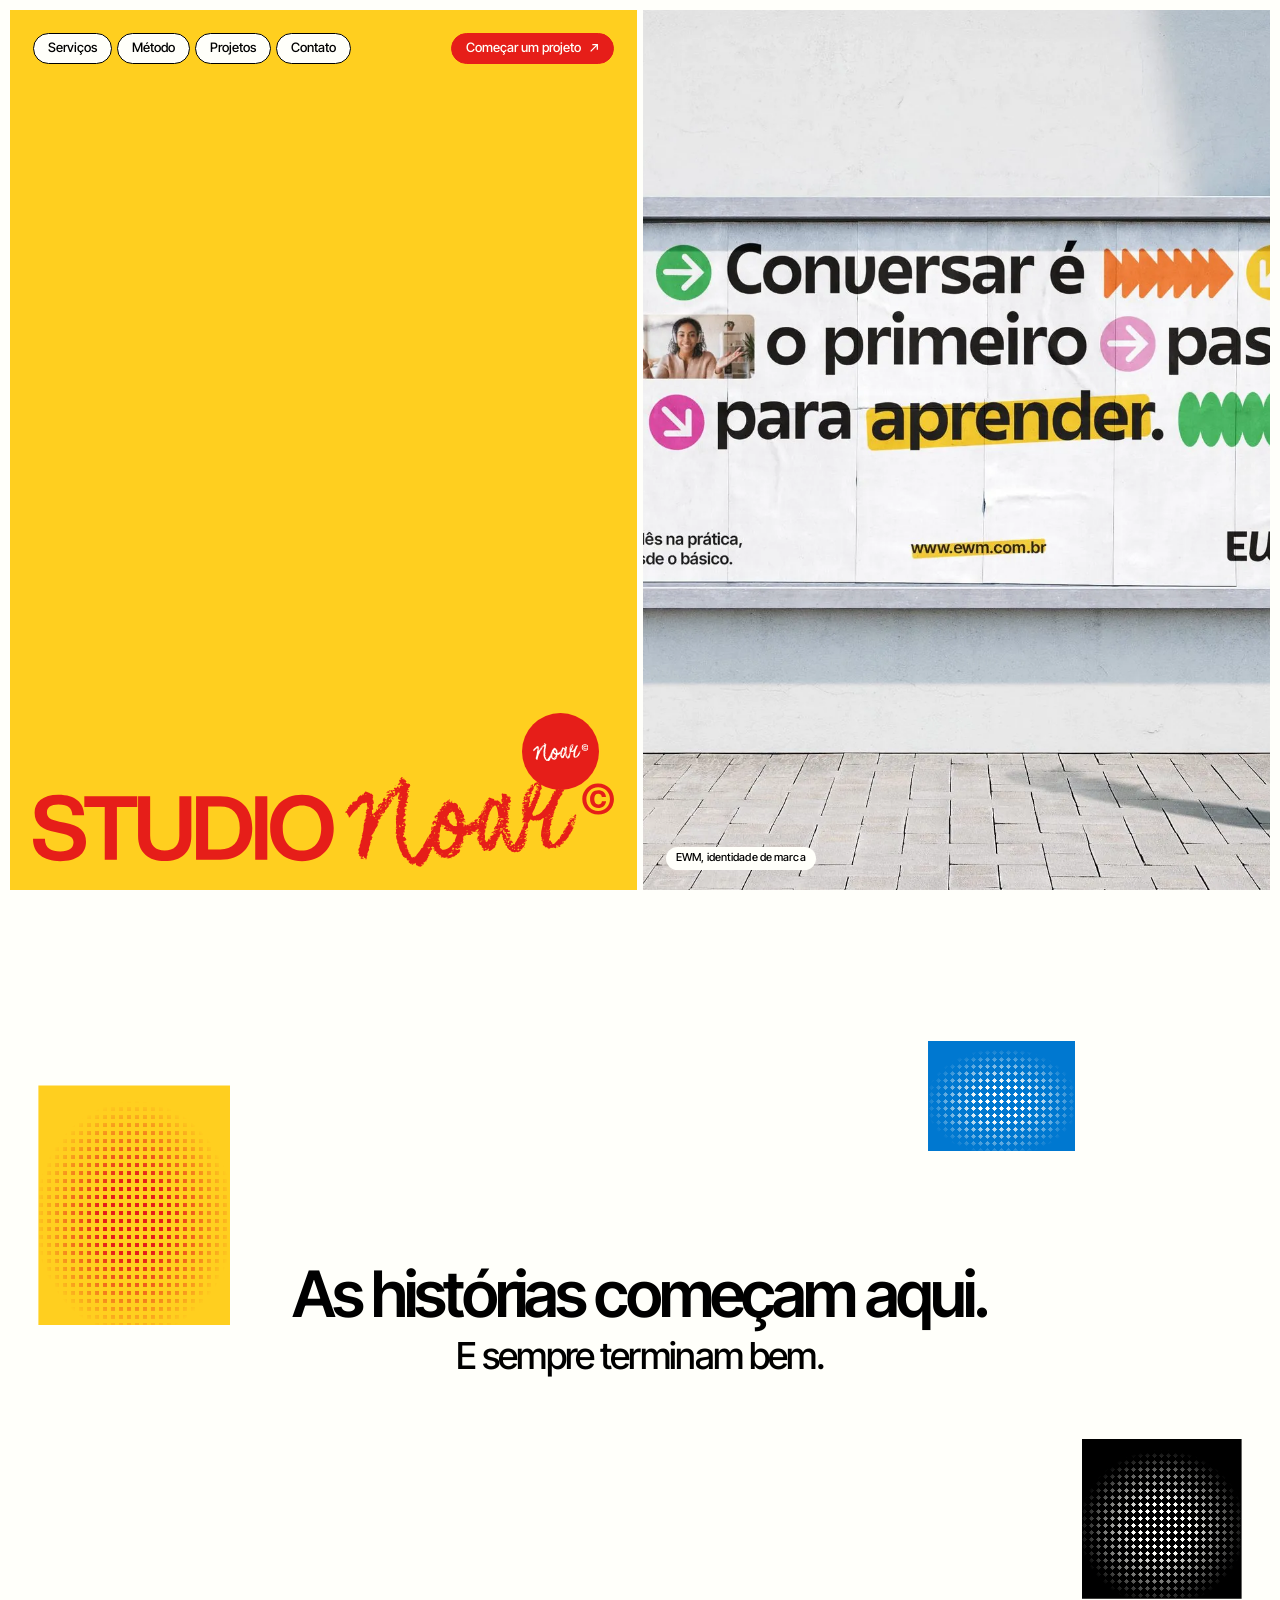
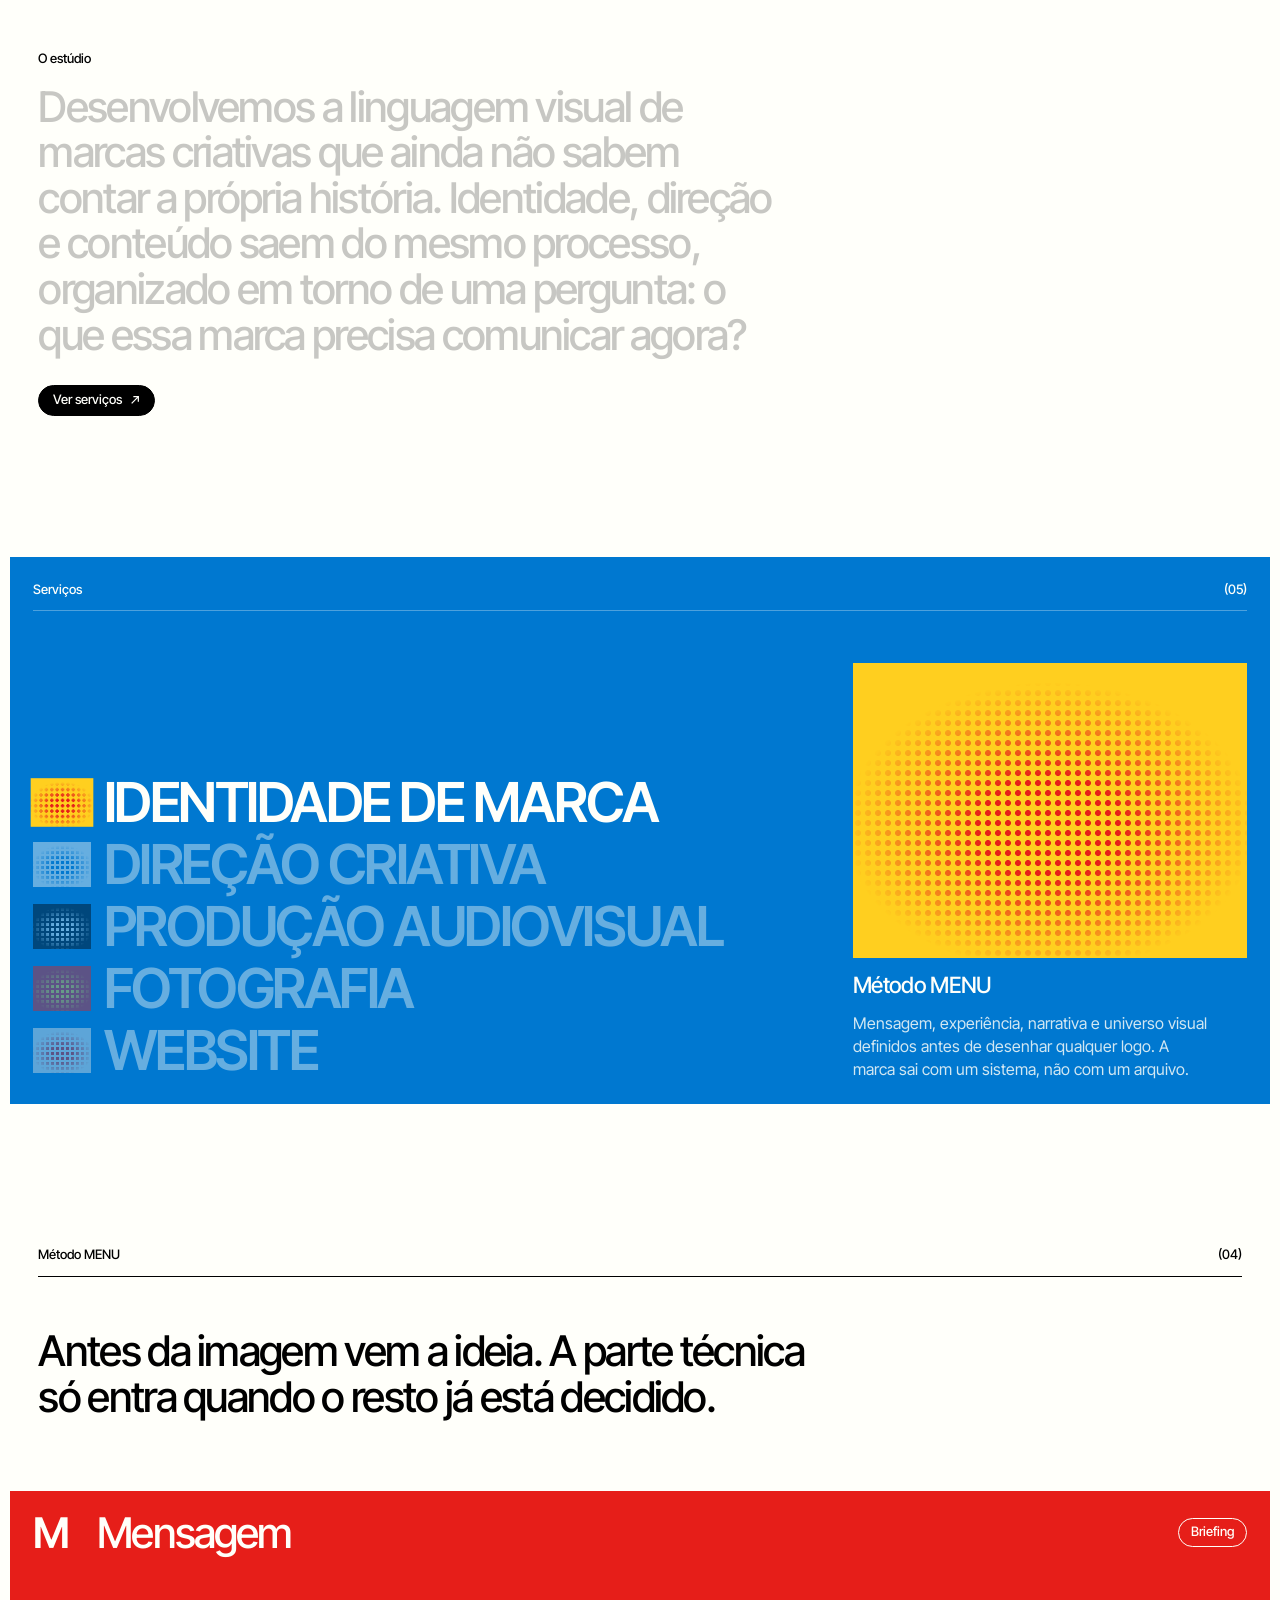
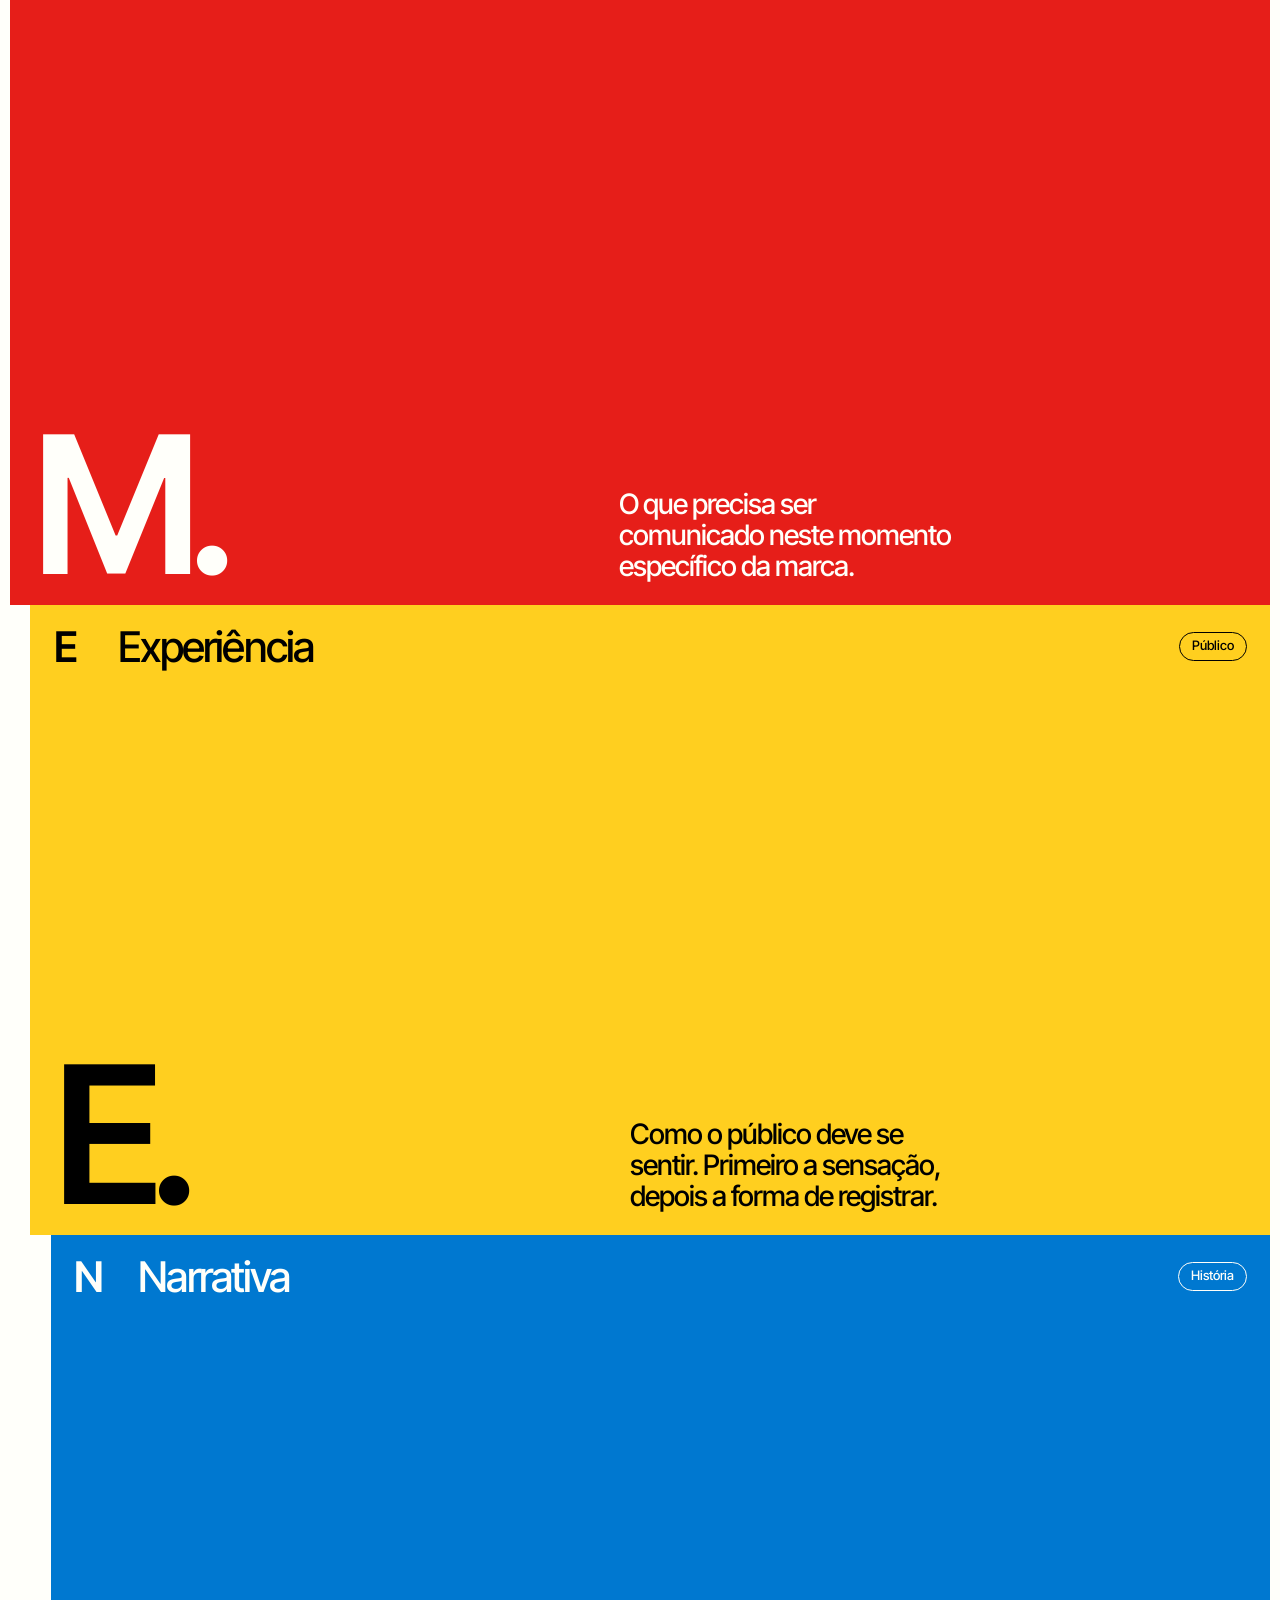
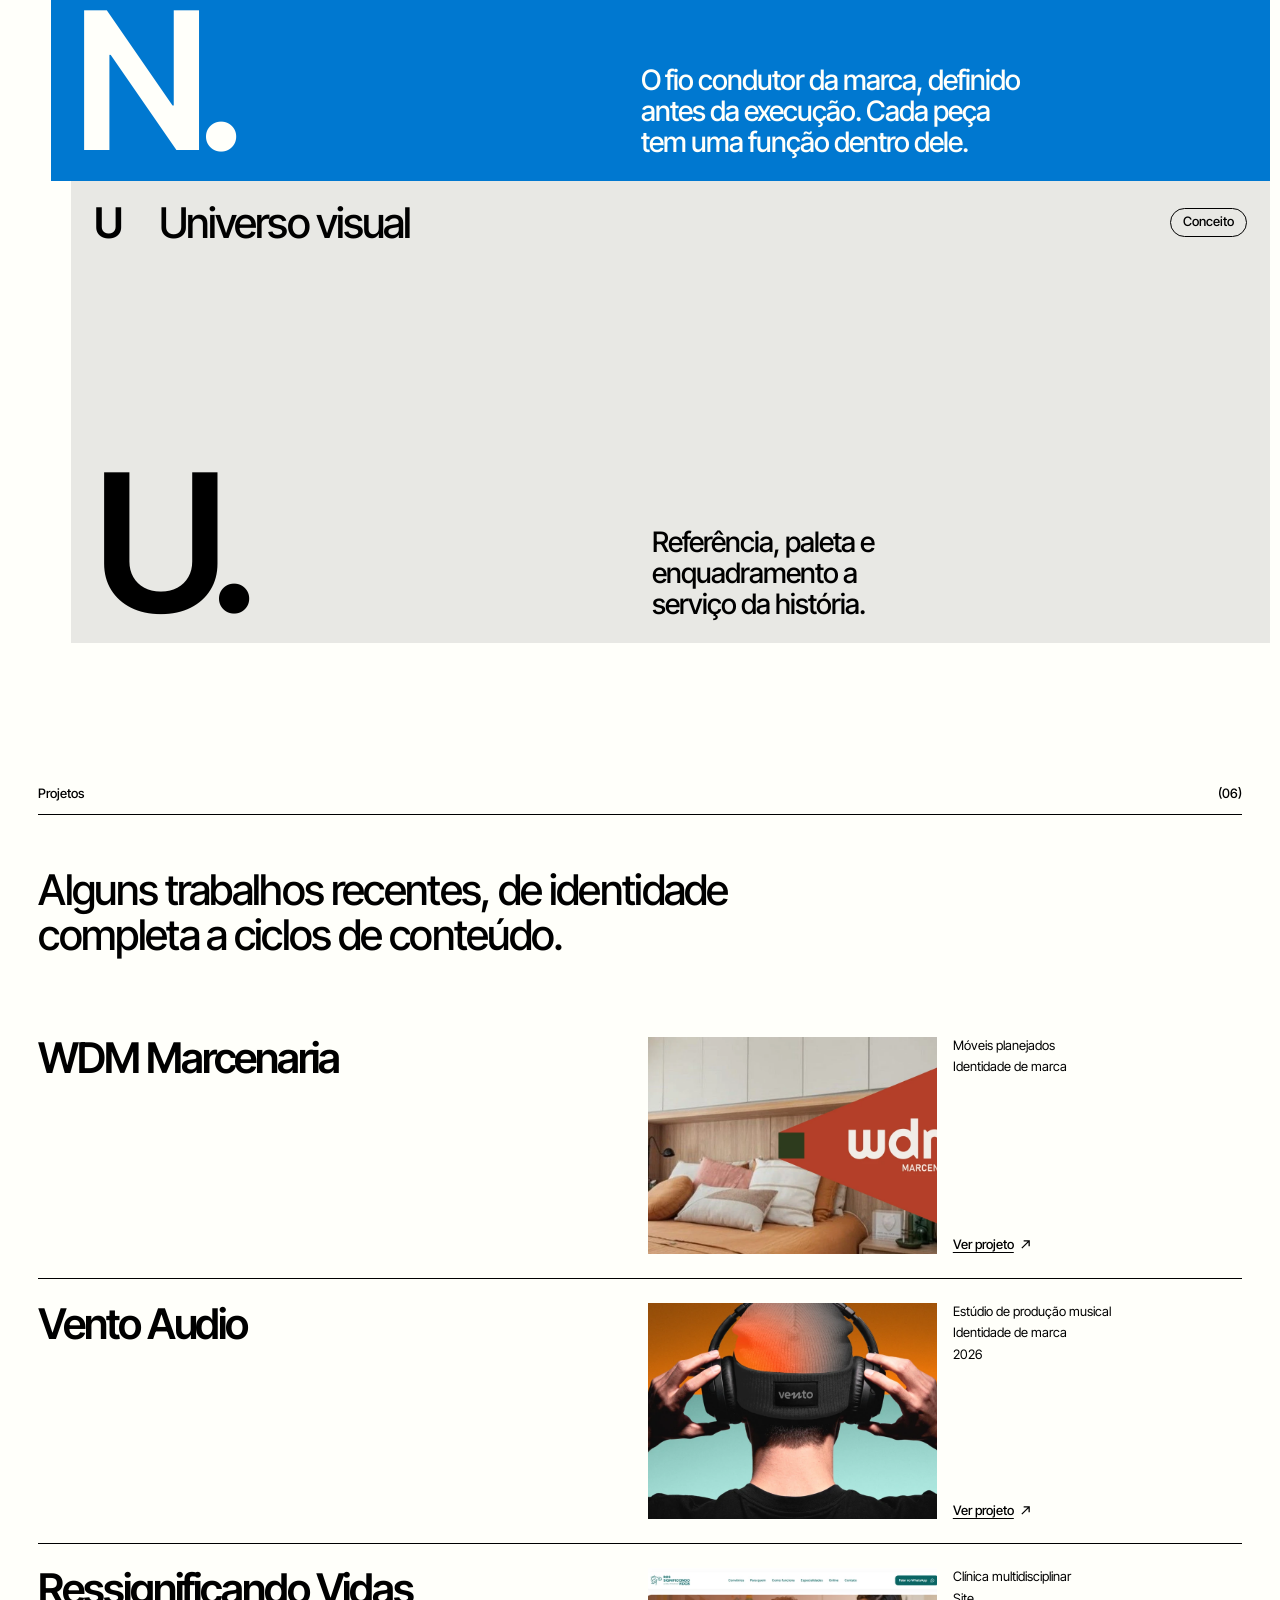
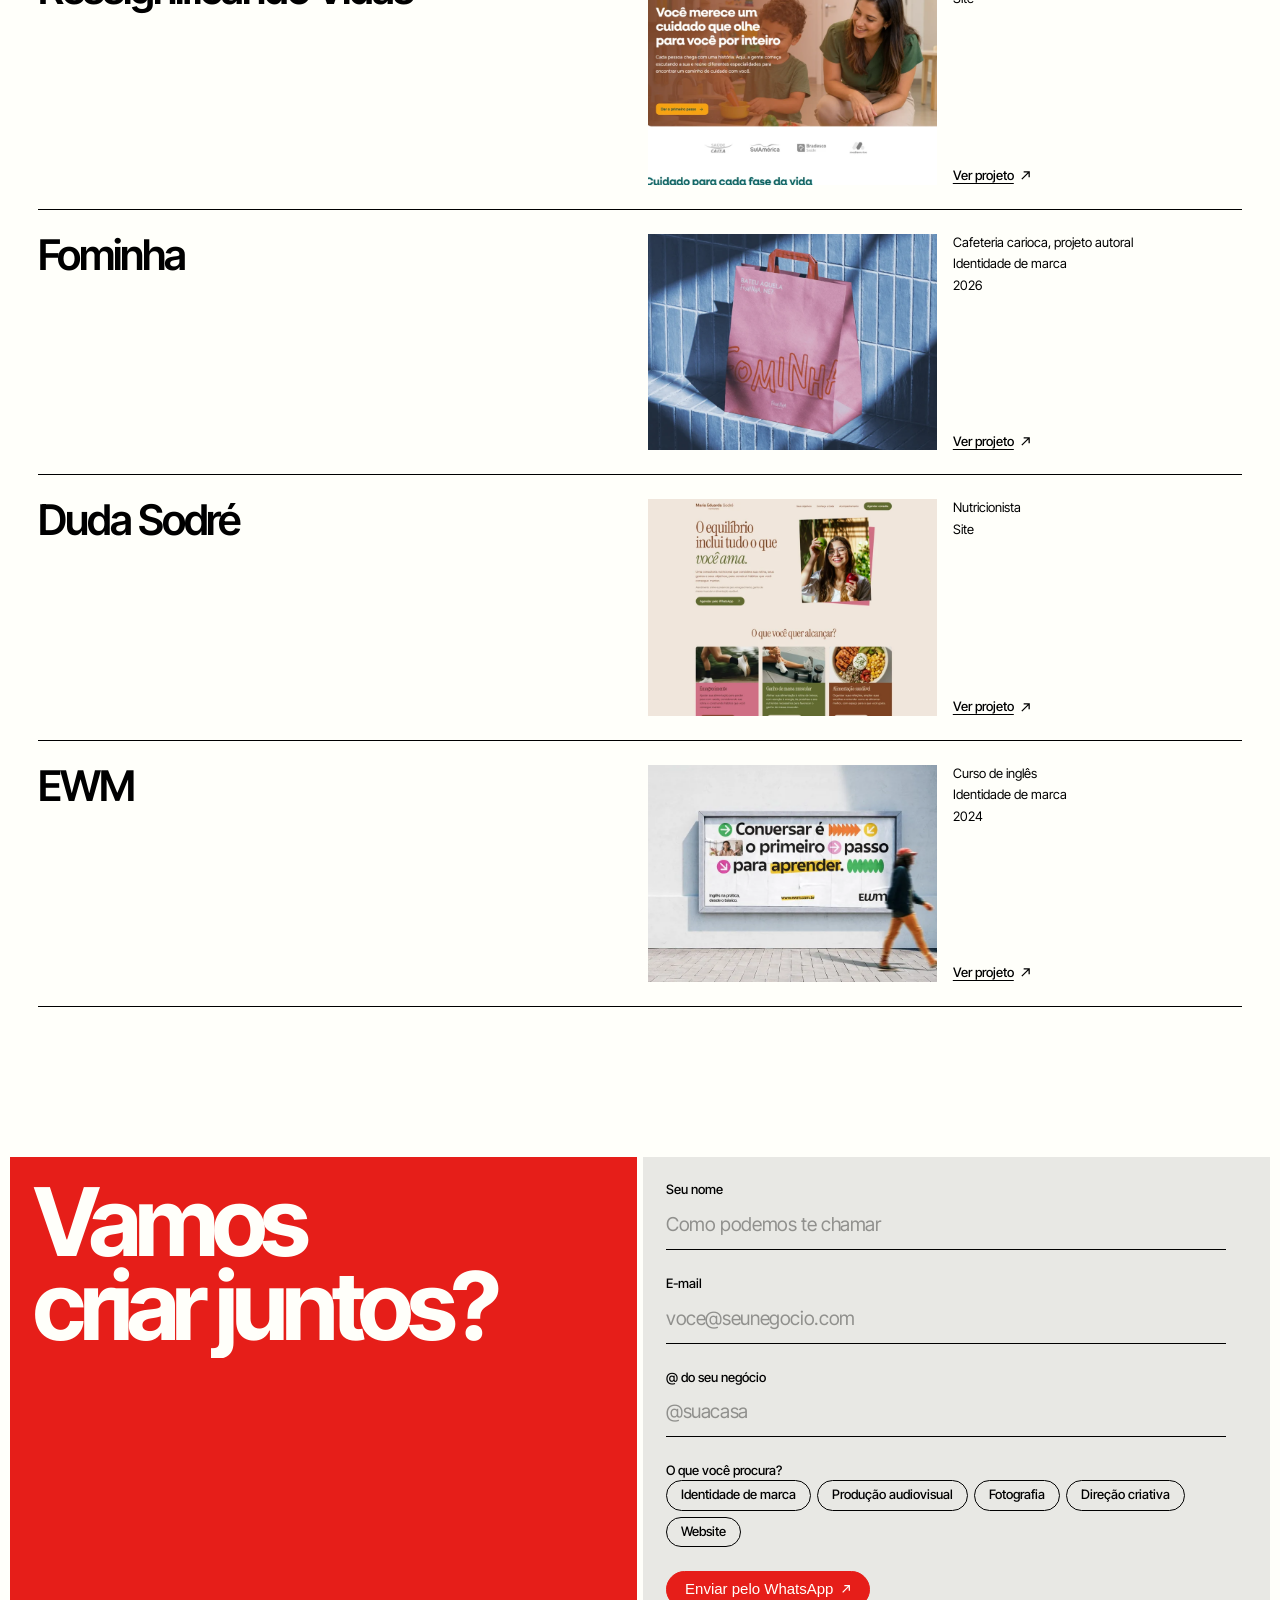
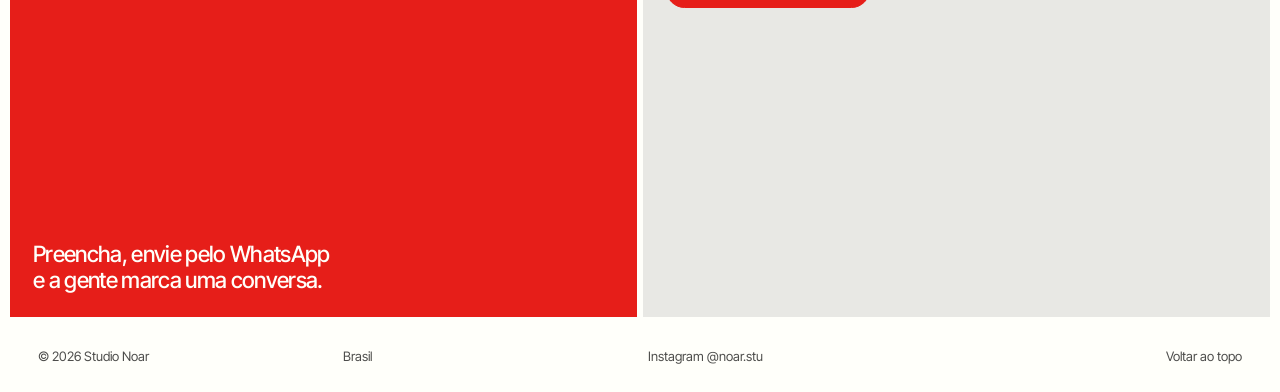
<file: index.html>
<!doctype html>
<html lang="pt-BR">
<head>
<meta charset="utf-8">
<meta name="viewport" content="width=device-width, initial-scale=1">
<title>Studio Noar | Identidade de marca, direção criativa e sites</title>
<meta name="description" content="Studio Noar. Identidade de marca, direção criativa, fotografia, produção audiovisual e sites. Conheça os projetos WDM, Vento, EWM, Fominha, Duda Sodré e Clínica Ressignificando Vidas.">
<meta property="og:title" content="Studio Noar">
<meta property="og:description" content="Identidade de marca, conteúdo e sites para marcas criativas.">
<meta property="og:type" content="website">
<meta property="og:url" content="https://studionoar.com/">
<meta property="og:image" content="https://studionoar.com/assets/img/og-image.jpg">
<meta property="og:image:width" content="1200">
<meta property="og:image:height" content="630">
<meta property="og:image:alt" content="Logo Studio Noar em vermelho sobre fundo amarelo">
<meta name="twitter:card" content="summary_large_image">
<link rel="canonical" href="https://studionoar.com/">
<script type="application/ld+json">{"@context": "https://schema.org", "@type": "ProfessionalService", "name": "Studio Noar", "url": "https://studionoar.com/", "logo": "https://studionoar.com/apple-touch-icon.png", "image": "https://studionoar.com/assets/img/og-image.jpg", "description": "Estúdio criativo de identidade de marca, direção criativa, fotografia, produção audiovisual e sites. Projetos selecionados: WDM, Vento, EWM, Fominha, Duda Sodré e Clínica Ressignificando Vidas.", "telephone": "+55 22 99213-2258", "areaServed": {"@type": "Country", "name": "Brasil"}, "sameAs": ["https://www.instagram.com/noar.stu/"], "knowsAbout": ["Identidade de marca", "Direção criativa", "Produção audiovisual", "Fotografia", "Website"], "hasOfferCatalog": {"@type": "OfferCatalog", "name": "Serviços", "itemListElement": [{"@type": "Offer", "itemOffered": {"@type": "Service", "name": "Identidade de marca"}}, {"@type": "Offer", "itemOffered": {"@type": "Service", "name": "Direção criativa"}}, {"@type": "Offer", "itemOffered": {"@type": "Service", "name": "Produção audiovisual"}}, {"@type": "Offer", "itemOffered": {"@type": "Service", "name": "Fotografia"}}, {"@type": "Offer", "itemOffered": {"@type": "Service", "name": "Website"}}]}}</script>
<link rel="icon" type="image/png" sizes="32x32" href="favicon-32.png">
<link rel="icon" type="image/svg+xml" href="favicon.svg">
<link rel="apple-touch-icon" href="apple-touch-icon.png">
<link rel="preconnect" href="https://fonts.googleapis.com">
<link rel="preconnect" href="https://fonts.gstatic.com" crossorigin>
<link href="https://fonts.googleapis.com/css2?family=Inter+Tight:wght@400;500;600;700&display=swap" rel="stylesheet">
<script>document.documentElement.classList.add('js')</script>
<link rel="stylesheet" href="assets/css/style.css?v=99501871f043">
</head>
<body>
<a class="skip" href="#sobre">Pular para o conteúdo</a>
<!-- Barra fixa do celular: logo, "Começar um projeto" sempre visível e menu -->
<header class="mbar">
  <a class="mbar-logo" href="#inicio" aria-label="Studio Noar, início"><svg aria-hidden="true" viewBox="100.4 386.3 688.3 106.3"><path fill="currentColor" d="M132.7 486c18.8 0 30.5-8.1 30.5-23 0-12-7.2-18.9-25-22.4l-6.6-1.3c-11.2-2.3-14.7-5-14.7-11.1 0-5.7 4.5-9.3 13.6-9.3 11.9 0 16.1 4.6 16.6 12.6H161c-.6-14.2-9.6-24.1-30.7-24.1-18.2 0-28 8.7-28 21.2 0 13.7 9.6 20.2 24.2 22.9l6.4 1.3c11.5 2.3 15.5 5 15.5 10.9q-.1 10.8-15.8 10.9c-10.1 0-17.9-3.2-18.1-15h-14.1c.1 17.3 12.2 26.4 32.3 26.4m28.5-76.9v12.8h24.2v62.5h14.4v-62.5h24.1v-12.8Zm95.3 76.8c19.4 0 31.5-10.2 31.5-29.8v-47h-14.2V456c0 11.8-6.5 17.4-17.3 17.4s-17.3-5.6-17.3-17.4v-46.9h-14.3v47c0 19.6 12.6 29.8 31.6 29.8m65.9-76.8h-28.8v75.3h28.8c24.6 0 37.8-14.7 37.8-37.6s-13.2-37.7-37.8-37.7m-14.5 63.1v-50.9h14.3c14.6 0 23.2 8.7 23.2 25.5 0 16.7-8.6 25.4-23.2 25.4Zm70.1 12.2v-75.3h-14.3v75.3Zm41.1 1.6c22.6 0 37.6-15.5 37.6-39.2s-15-39.4-37.6-39.4-37.7 15.6-37.7 39.4 15.1 39.2 37.7 39.2m0-12.5c-13.8 0-22.8-10.1-22.8-26.7s9-26.8 22.8-26.8 22.8 10.1 22.8 26.8c0 16.6-9 26.7-22.8 26.7M770 430.8a18 18 0 0 0 18.7-18.3c0-10.3-7.9-18.5-18.7-18.5a18.3 18.3 0 0 0-18.8 18.5c0 10.3 8 18.3 18.8 18.3m0-4.2c-8.2 0-14-6.2-14-14.1s5.8-14.1 14-14.1 14 6.2 14 14.1-5.8 14.1-14 14.1m.1-3.6c5.3 0 8.8-3.2 9.3-8.1h-4.9c-.3 2.7-2.1 3.9-4.4 3.9q-4.6 0-4.7-6.3.1-6.2 4.7-6.3 3.6 0 4.3 3.7h4.9c-.5-4.8-3.9-7.8-9.2-7.8-5.9 0-9.7 4-9.7 10.4s3.9 10.5 9.7 10.5m0 0"/><g fill="currentColor"><path d="m539.9 388.6 1-.6-.7.8Zm6.4 15.3h-.2l-.6-.2-.2.5-.2.5-.2-.1-.3-.7q-.1-.5.2-.6.3-.2.1-.5l.5-.2q.3 0 .4.4zm-16.9-8h.4l-.4.8-.3-.1Zm54 49.6-.2-.1-.7-.1.1-.6.2-.6.5 1.2v1.4-.7zm-3.3-2.1.1.5-1 .1v-.5Zm1.3 2.1.2 1.7h-.5l-.2-1.6Zm-4.2 1 .6-1.5-.3 1.4Zm-46.8-38 .5.9h-.4l-.4-.7Zm-6.8-4.8q0 .8-.7.8t-.4-.1-.4-.1q-.6.1-.3.5.4.4-.2.5l-.8-.1-.8-.7q-.2.3-.2 1l-.3-.2q-.2-.2-.5-.1l1.4-1.8q.8-.1.8-.7.2-.1.2.4t.6.3q1 0 1.6.3m53.4 62.6q-.4.5-.4 1.2l-1.1.1q.5-.6.5-1.3t.7-.9q.6 0 .5.2zm-46.2-34.9.2.5-.9.4v-.5Zm44.2 39 .1.8h-.5l-.1-.7Zm-12.8-1.8-1.2.1q.2-.6.7-.3zm20.6-20.8q-.6 1-.8 2.2-.2 1-.8 1.1h-.6l-.8-.1q-.4 0-.6.5t-.4.6q.2.3.4.2h.5q-.5.7-.5 1.7l-.2 1.9-.1-.1-.6-.2-.4.8q.6.2 1.2.1.7 0 1 .2v.7q0 .5-.6.5-.7.1-.6.4t-.3.3q-.5.7-.7 1.4t-.6 1.3l.1.7v.2l-.1.2v-.1q-.7.1-.8.4 0 .3-.4.6v-.5l.1-.8-.6.1-.8-.2q-.6.8-.1 1.4v.4q-.7 0-1.6.7.3.3.5.2h.5v.2l-.1.1-.2.3.8.2-.4.8q0 .2.3.5l.6.4.2 2.5-.7-.6-.9-.6q-.3.6-.8.8l-1 .6.9.8q.5.5 1 .6-1 1-1.2 1.6-.3.7-1.3.5-.4.5.5 1.1-1 .8-1.3 2-.3 1.3-.9 1.3l-.6-.1.1-.3q-.2.2-.2 0 .1-.2.2.5 0 .6.4.8t1 .8l-.9.3-1 .3v.5l.3.4a4 4 0 0 1-1.1 1.8q-.6.6-.2 1.7h-.3l-.4-.2-.7.8q.7.9.7.6v.6l-.5-.2-.5-.2q-.9 1.2-1.6 1.5l-1.7.7q0 .3.4.6l1 .8-.7.3q-.3.3-.9.3t-.4-.2 0-.4q-.4 0-.3.9-.3 0-.5-.2l-.8-.2q-.5.6-.4 1.1h.6l.8-.3.1.3q.3 0 .3.5-.6 0-1.3.5t-1.4.6-.6-.2-.7-.3q-1.2.2-1.6-.4l-.9-1-.6.3-.5.6q.2-.8-.1-1.8l-.4-2-1.3 1.2-.9-.3-.6 1.1q-.2.5-.5.5l-.9-.3-.7-.3.6-.4q.4 0 .9-.4l-.3-.2h-.7q-.6 0-.7.3 0 .5-.3.6-.7-.5-1.3-1.2t-1.7-1.2q-.1-.5.4-.8l.9-1.2-1.1-.1-1.2.1-.7-.7q-.4-.3-.5-.9l-.1-1.2q-.3-.1-.2-.3l-.6-.1q-.5 0-.7.3l-.9.4.6-.7q-2.7-1.2-3-3l-1-1.3.2-.7q.2-.4.1-.9-.9-.1-1.5-1.6l-.9-2.1a10 10 0 0 1-1.3-4q-.6-1-.5-1.7l-.1-1.4q-.1-.5-1.3-.5l.1-2.1q.1-1.1-.5-2.1l-.6-1.3q-.4-1 .5-1.2h-.4q-.3.1-.4-.4t.1-1.5.8-1.7v-.7l-.8-.2-.4.1-.2-1.3q0-.6.6-1.3l-.3-1.2q0-.7.6-1l-.5-.2-.4.1q.3-.6.7-.9.6-.3-.7-.9l.5-1.4q.5-.8.2-2.2l-.4-3.1q-.1-1.6.4-2.8h.3l-.7-.4-.1-1.2.5-1q-.7-.8-.1-2l.5-1q.3-.6.9-.8l.7.2.5-.6q-.7-.7-1.4-.3a2 2 0 0 1-1.3.1l.1-.3q.3-.3.2-.5.3.2.9.2l.5-.6q-.3-.7-.6-.9l-.9-1 .8-.6q.5-.3-.1-.4l-.6.6q0-.4 1.2-1.2-.2-.2-.5-.2l-.6-.2.9-1.8 1.6-1.8v-.1l-.2-.4-.2.3-.3.2-.9-.7q1.5-.9 1.5-2.4 0-1.4.8-2.3-1.2-.3-1.3-1.1l1.1-.6q.7-.2 1.3 0l1-.4-.8-.3-.4-.3-.9-.7-.7-.1-.2.1-.3-.6-.3-.9q0-.9.6-1.9t.3-2q.7.6 1.2 0-.1-.3-.8-.3-.2-.3 1-1.2l-.7-.8-.9-.6-.8.1-.5 1.8q-.6 1.6-1.3 1.7-.6 0-.6-.2l-.4-.3-1.1 1.6q-.2.4-.8.6-.6 0-1.1-.2-.3-.2-.9-.1-.6 0-.5-.3t-.2-.6q0 .6-.4 1-.3.4.4.3h-.2q-.3.1-.3-.1l-.3.6q.6.6 1.3.4.6-.4 1.4-.2l-.4.7q-.1.3.2 1.4.3-.3.2-.5l-.1-.4 1.6.2q-.9.8-1.8.9l-.7-1-1-1-1.1.2-.2.1.1.5q0 .8.9 1.4l.3-.4.2-.5q.1.5-.4 1.2.1.6 1 .9l-.4.7-.8.6q-.5.6-.3.9.2.2-.1.7l-1.3 1.1-1.6 1 .4.5.5.6-1.5 1.8a7 7 0 0 0-1.6 2.2l-.8.4q-.5.1-1.1.9-.1.3.1.2l.3.6-.1.9q-.3.2-.2.4-.6.3-1.1.9t-1 .6q-.7.1-.5-.1t-.1-.4l-.8 1.1q-.7.6-1.3.6l-.7.1-.1-.3-.3.4q.9 1.2 1.8.7t1.6.2q-.3.3-.7.4l-.9.3-.6.9-.9.9q0 .4.3.7.4.3.4.8-.3 0-.7-.6-.5.5-.5 1.1 0 .5-.6.5-.6.2-.7-.1-.2-.1-.6.1l-.5 1q.7.6 1.2.6-.3.8-.3 1.8 0 1.2-.6 1.2l-.6-.2q-.2 1.2.1 1.3l.4.1q.1.6-.8 2.1a32 32 0 0 1-3 4.3v.4l.1.1v1.2l-1.4.5q-.8.1.4 1a8 8 0 0 1-1.7 1.9 6 6 0 0 0-1.5 1.7q.4 1 1.6 1.7.1.2-.2.5l-.6.5q0 1.1-.3 2.2-.2.3-.8.6t-1.2.8q-.1.7 1 1.3l-.1.5-.2.5-.7-.4q-.3.6.4 1.2.1.6-.7 2.4t-1.1 3.3q-.2.2.1.6l.3.9q-.7 1-1.3 2.4l-1 2.7.3.6q.3.4.1.7-1.2 1.4-1 2.9.2 1.6-1 2.5l-.3-.7-.1-.8-1.1-.3q-.6-.1-1.1-.5l.5-.1.6-.3-.6-.3q-.3-.1 0-.5l-.6-.4-1.7 1.8.9.6 1 .3-.2.3-.1.5q-.3 0-.3-.4t-.6-.4-.3.2-.4.3l-1-.3-1-.5q.2-.7 1.2-2.3-.3-.3-.4 0t-.7.2-.7-.3q0-.5-.5-.5l-.7-.6.8-.8q-.6-.2-.9-.8-.3-.4-.8-.6 0-.6.3-1l.6-1-.7-2.2q-.1-1.2.9-2.5t1.1-1.4l-.4-.2q-.2.1-.3-.5t.4-1.5q.6-.9.7-1.6.3-1 .4-2.6a5 5 0 0 1 1.4-3.1q-.6-.5-.9-.4l.8-.6.8-.6h-.3l-.2-.1q0-.7.4-1.3-.2-.2-.8-.2 0-1 1.2-2.3l-.1-.1h-.4q0-.7.4-1.4t.5-1.8q.3-1 .4-2.9t.7-2.9q-.3-.3-.8.2 0-1 .2-.8.4-.6.4-2.3 0-1.8 1.6-2.2l.3-.5q.2-.6-.2-.4l-.2.3-.2.4q-.7-.7-.6-2.4 1.3-.9 1.3-1.6l-.1-1.4.1.1.5.1.7-.9q-.4-.4-1.5-.3.1-.9.8-1.5.6-.6.8-1.2.1-.6-1.2-1.6l.4-.9.7-.8-.2-.5q-.3-.2-.3-1.2l.7-.4.5-.1q.2-.3-.1-.6l-.3-.5a4 4 0 0 1 2.4.2q.3-.3 0-1t-.6-.7q-.7 0-.7.3t-.3.2q-.5-1-.1-2l-.7-1.1.1-1q0-.7.4-1.2l-1-.9-1.6.1q-.3.6.2.5-2.4 0-3.4.6t-1.4 1.2q-.5.7-.9.7l-.6-.1q.2-.1-.1-.1-.2.4-.2 1.1l-.2 1.4-.8-.6-1.4 1.2.1.1.4.1-.6 1.1-.7 1.3-1.2-.1-.7.3q-.3.2.3 1.1-.1-.2-1.4.3l-2.2 2.8q-1.2 1.3-1.2 2.2v-.1l-.1-.1-.2-.4-.9 1.6-.7 1.2-1.2.2q-.2-.4-.2-1l-.1-1q-.8-.2-1.4-1.9t-1.4-1.6h-.4l.2.2q-.1-.6-1.1-.5.2-.8 1-1.4t1.3-1.4q.5-.7-.7-2.1l.9.6q.5.5 1.1.6.2-.4-.1-1t-.2-1.2q.3-.7 1.3-1t.6-1.9q.3 0 .4-.3.2-.4.8-.4.6-.1.4.2t.4.2q.6 0 .7-.2l.6-.2q.2-.4-.1-.8l-.5-.8 1.1-1.3q.6-.8 1.2-.8.6-.1.8.2l.8.5.2-.8q0-.4.6-.6.6 0 .3.2t.4.1q.5 0 .5-.5l.4-.7.5-1.2.3-1.5q.9-.6 1.7-1.7 1-1.2 1.6-1.2.6-.1 1.3.5l.6-.7q.3-.5.1-1.2l.9.3.9.2q.3-.2.2-.5l-.3-.8-.7.4q.5-.1 1.3-.8t1.2-1.8q1.2.1 2.8.9 1.7.9 3.2.7l-.4.2-.3.5.4.4q-.2.1 0-.1l.6-.3q.6 0 .5.1 0 .3.2.5.3-.3.2-1a12 12 0 0 0 2.2 2.6q.1.3-1.1 1.2l.4.2.8.1a6 6 0 0 0-.8 3.2q0 .5.4.7t.5.6l.2 1.5q.1 1 .5 1.4-.2.6-.8.9l-1.1.9q1 1.8.6 3.5-.4 1.5.8 1.7l-.9.8-1.1.9.4 3.5q0 .6.5.8l1 .7.2-.4q-.2-.1 0-.4l-.3-.3-.1-.3q1.4-.3 2.1-1.3t1.8-1.5q0-.5-.8-1.4l.3-.1q.3 0 .4-.4l1.5 1.1q.6-1 .4-2.2l2-.2q0-.5.4-1-.6-.3-2.2.3-.3-.4-.1-1t-.4-.4q-.7 0-.8.2l-.4.1 1-.6 1-.6-.9-.2q1-.3 1.6-2l.8.5q.2-1 1.2-1.1.6-.1.8.1t.5.1l.3-1q0-.5.4-.8 1.2.4 2-.2v-.6l-.7.7q-.9-.7-.9-1.6-.1-.7.3-1.9.4-1 1.3-1.2.6 0 .3.3t0 .3l.4-.5q0-.8-.4-.7.4-.3 1.1-.3.6 0-.5.6l.2 1.6.6.1q.5 0 .8.5.6-.3.7-.8l.5-1.2-.3.2-.4.1q.3 0 .3-.4.2-.4.8-.4.5-.2.5-.6.1-.6.7-1.2l-.3-.4-.3-.3q-.4.3-1 .3l-.8.4q.2-.3.1-.7-.2-.4.1-1 .9.3 2.4-.5l2.1-1.2.8.5.8-.1q.5-.6-.1-.6l-.2-.1q-.1-.2.2-.5l-.5-.2h-.5v-.2l.1-.1.1-.5q-.7-.9-1.4-.7h-1.3l.1-.5q.2-.3.1-.5l.5.4.7.5 1.2-.7q.7-.1 1.3-.7v.5q.1.3-.2.5l.3.2q-.1-.1.5-.1.9-.1.4-.6 1-.2 2.3.3.1-.3-.5-.9-.8-.6-.8-1.3v-.9a3 3 0 0 0 1.6.1l1.5.1.7-1.1 1-1.1q0 .4.5.8l1 .5q.6-.7 1.3-1.2.9-.5 1.5-1.2l.1.5.7.1q.6 0 .6.2-.2.3.1.2l.5-.6-1.5-.9a5 5 0 0 0-1.9-.6q-.5.1-1.1.8t-1.2 1l.5-.8-.6-.4-1-.4q.8-.3 1.4-.9l.9-.8q.6-1 .2-1.4t-.6-2.1q.9-.7 2.1-.1l.5-.3-.4-.4q-.3-.4-1-.1l-.1-1.1v.1q0 .2.4.4l.7-.9q.4-.4.4-.7l.4-.2.5-.1.6-.1-.3 1.1q-.5.5-.6 1.2l.4.4q.7-.4 1-1.6.6.6.4 1.6l.9.2.7.1q.3.6 1.5 1.4t-.1 1.9v.7q.2.3.8.3l.5-.2.2-.1v.7q0 .4.6.3.5 0 .8-.4l.8-.4-.3.6q-.3.3-.2.5.3.2 1.5.1l.2.7.3 1.5q-.6.4-.8.9l-.3 1q-.5.1-1.4.8t.7 1.3l.1.6v-.1h-.7q-.6 0-.4.3.3.3 0 .3l-.7-.1.3 1.4q.4 1-1.1 1.4.5.2.6.5t.7.2h.5l.2-.2q-.8.3-.5 1.4.3 1.2-.5 1.6.3.2.2.3 0 .2.6.1l.7-.3q-.1.3.1.7.2.6-.1.9l-1.2-1v1.3l-.1 1.3-.5.7q-.4.4-.1 1.5-.4 0-1 .7.2.5.8 1l1.1.7.2 1.2-.5-.3q-.1-.3-.6-.3v.3l-.6.2q-.6 0-.3-.2t-.4-.1q-.6 0-.6.4 0 .3-.3.5l1.4 1.2q.8.4.5 1.3v-.1l-.3-.4-.3 1.2q-.2.6-.8.7t-.3-.1 0-.5l-1 1.4-1 .9q.7.5 1.9.5 1 .1.6 1.1l.6-.2.5-.1-.3.6q0 .3-.3.5 0-.7-1.3-1.1-.3.7-.1 1.4l.2 1.4q-.1.6-1.3 1.1l.9.9.8 1 .1 1q-1 .6-2 1.8t-.9 2.6l.9.1 1.1.2q.3-.6-.2-.9l.6.6q.3.3.4 1 .1.8-.2 1.2-.6-.2-.9-.1 0 .6-.2 1.1t-.1 1.2l.2.5q.3.6 1.1.8l.2 2.7q-1 .1-1.2.8-.1.6.2 1.4t.1 1.5q-.4.3-.7 1.4t.9 1.2q-.6.1-1.2.8l.6.4.4.5-.7-.3-.9-.2q-.3.6 0 1.4l.7 1.5q-1.5.4-1.4 1.5l.2.8.7.5q.5 0 .7-.5l.8-.9-.4.4-.1.8.1.4.1.1.7.8.8.7-.2.2.6.5q0 .4-.4 1-.4.8-1.4.8-.6.1-.4.4.3.3-.4.3-.7.1-.4-.1.1-.2-.1-.2l-.3.2.1.5q0 .7 1.5 1.3.7-.5 1-.4l-1.1.9q-.5.2-1.1 1.1.3.2.5-.1l.4-.5 1.1-.2v.5q0 .3.3.5-.3-.2-.7.4 1 .4 2 0l.1 1.1q0 .7-.3 1.1l.5 1.2.1.9.6 1.6q.4.9 1 1.5l-.2.7-.3.8q.6.6 1.6.3 0 .6-.8 1.2 1.3 0 1.7 1l.7 2.1q.4 1 1.3 1.8l.6-.1q.6 0 .5-.2l-.2-.5a2 2 0 0 1 1.5.6l.8.1q-.2-.6 1.2-1.3 1.2-.7.7-1.2l4.1-5.2 2.2-3.4q1-.8 1.5-.7t.5-1.2l-.1-.9q0-.3.5-1.4.5-.4 1.4-2.2l2-3.7 1.2-2.3q1.2-.1 1.6-1.8.3-1.6 1.2-2.2 0-.2 1-.8 1.2-.7.6-.6.3-.3-.3-.7t-.1-.5l.4-.8.6-.6q-.2-.3.7-.9l.9-.8q1 .2 1.1.8t.7.6q.7 0 1.3-.8l-.4-1-.4-1h2.4l-.2 1.6.4.3.7.1q.8-.1.7-1.4.6.3 1.3.2zm-30.7 32.6.4.1-.3.9-.4-.2Zm-10.9-86.9.3-.9-.5-.1-.3.8Zm-4 .4h-.7l-1.3.3q.7 0 .8.6l.7-.6zm-1.9 5.1-.1-.1-.1-.3-.2-.4-.2.3-.5.2q-.6 0-.8-.2l-.4-.3.5.9q.4.5.7.4l.6-.3zm8.2 9.9q-.3-.2-1-.2.2 0 .3.4v.2q.4 0 .7-.4m-10-8.3-1.1-.2-.2.5-.1.3.8-.3zm1.4 4 .7-.9-.2-.2-.7.8Zm1.8 6.2.7-.7q0-.7-.6-.7-.4.8-1.2.8l.6.3zm-7-6.7-.7-.9q-.3-.4-.9-.4a5 5 0 0 0-2.1 1q.6.3.9.8t.9.7l1-.1q.3-.7.9-1.1m4.6 7.6.3-.8h-.4l-.3.7Zm-4.2-6q-.2.3-.8.2t-.8-.2q-.1.6-.7 1.6-.4.8-.9 1.2l1.7-1.2zm-5.5 2.3.3-.8-.4-.2-.3.8Zm49.4 43.1 1.8-.4v-.5l-1.9.4Zm-51.3-42 .9-.5-.2-.3-.7.4Zm1.1 1.3.3-.3-.9-.9-.3.4Zm53.8 40.2-1.5 1.2q-1 .6-1.7 1.7l.3.2.2.1.2.1.4-.1.2.4q-.5.6-1.2 0l.1 1.2 1 .6q-.5.3-.5.8v.7q.3-.1.2-.4t.5-.3q.4-.1.7.1v.2q0-2 1.2-2.4-.9-.5-1-1.5 0-.6.4-1.3.6-.8.5-1.3m-54.2-37.3-.3-.6-.2-.6-1.4.2q.6.3.7.7l.5.8q.4 0 .7-.5m11 11.1.9-.5-.2-.5-.7.5Zm37.1 30.4 1.2-.1q-.5-.8-1.2.1m5.1 5.2.9-.5-.2-.4-.7.5Zm-1.8-2.2-.8-1.2q-.2-.4-1.2-.2l.3.1h.3l.1.1-.5.6q-.3.2-.3.5h1.3zM534.5 425l-1.3.2zm-10.7-8.1q-.7-.5-1.3-.5l-1.1-.1.5 1.8.9-.8zm51.8 42.8-.7-.7q-.9.6-1.3 1.2l1.7.2zm-56.3-45.8-1.4.1-.3 1.5 1.2.2.3-1.2zm50.9 45.2 1.8-.2-1.1-.4-.8-.5Zm-50.3-41.7-.1-1.1-.7.8.5.2zm49.8 40.6-1.1.1q0 .8-.6.9l.6.4.3-.3q.3-.2.5.1.4-.5.3-1.2m3.4 4.2.8.7-.3-.9Zm-54.5-42.4 1.9-.2-.9-.4-1.2-.4q0 .3-.4 1.1l-.7 1.2.6.3.6.3v-.7zm-2.3-.1.8-.5-.1-.4-.7.5Zm3.7 2.2v-.4l-.7-.2-.1.3Zm47.1 39.4 1.4-.1v-.5l-1.4.1Zm-28.4-20.8 1.5-.2q-.6-.7-1.2-.6.1.2-.2.5zM515 421.8l.3-.8-.4-.2-.3.9Zm23.7 19.2.8.7-.5-.9Zm-25.1-21.7-.4.1-.6.2q-.6.1-.7-.1l-.3-.4q0 .6.5 1-1.5.6-1.7 1.6 2.5-.8 3.2-2.4m-19.7-11.7 1.7-.8-.2-.5-1.6.9Zm45.8 36q-.3-.4-.8-.5l-1.1-.4q.1.8-.3 1.1l.9.6 1-.1q0-.3.3-.7m29.9 27 1.4-.2q-1-1.5-1.8-1.2 0 .3-.4.3l-.2.2Zm-56.4-47.5-.9.9q-.6.5-.5 1.1l1.1-.1.3-1.2zm54.3 47.2.9-.5-.3-.3-.6.4Zm-34.4-29a2 2 0 0 0-1.4-.5q.6.6 1.4.5m35.9 30.5.3-1.4h-.4l-.3 1.3Zm-67.3-54.6.9-.5-.2-.3-.7.4Zm12.8 11 1.3-.5v-.4l-1.4.4Zm20.7 17.2.8.6-.2-1.4-1.1-.9q-.5-.5-.8-.5l.4 1.6.3 1.2.2-.4zm-22.5-16.1.7-.9-.3-.2-.7.7Zm-13.6-9 .7-.1v-.5l-.7.1Zm12.4 10.5-.2-1.4-1.1.1q.7 1.3 1.3 1.3m19 16.4 1.4-.2v-.5l-1.4.1Zm-21.2-15 .1-1.4h-.3l-.3 1.4Zm24.6 23.5.5-.1-.1-1.1-.5.1Zm-28.1-22.2-.4-1.4-.3-.6-1 .2h-1.2q.1.9.8 1.4.2-1 .8-1.1l-.1.7q-.2.2-.2.5.9.7 1.6.3m1.7 2.1-.8-.8-.5.3-.2.3.9.1zm-7.1-3.4.5-.1v-.7h-.5Zm42.3 37.8-.4.3-.5.2q0 .7.9.7zm-52.2 10.8q-.6 0-1.3.9 1.2-.3 1.2-.6zm0 0"/><path d="M642 425q.2-.2-.7-.8-.9.2-.3-.3t.8-1q.3.3.2.9zm-1.6.1 1 .2v.4l-1-.2Zm-1.5-.7 1.2.2q-.7.1-1 .5v-.4zm-2.3 1.3.1.5-.7.1-.1-.5Zm3.4 6.2 1.1 2.3h-.4l-1.1-2.2Zm-12.7 19q-.5 0-1.3.6l-.1-1 .8-.3.4.5zm-16.1-11.5 1.4-1.5q-.3.6-.1 1.5l.1 1.3-.6-.8zm30.9-12.6-.9.1q-.1.3 0 .4l.2.3-.9.5-.9.5.8.4.6.6q.5-.1.1.7l-.8 1v-.7q.1-.5-.2-.9l-.4.7-.1-.1-.3-.2v-.1l-.3 1.3q-.1.5.5 1.1h-1.4q-.7.3-1.6.1l-.6.8v.5l.5.1q.5 0 .4-.2l-.2-.3.6.4q.2-.3.5-.2t.5-.3l-.4.6q.8.5.7.7l-.3.5.6.2.9.1.2 1.5q-1 .3-1.5.7l-.9.6-.2-.6-.2-.6 1.1-.1q.4-.4-.1-.4h.1l.4.1.1-.3.2-.4-.2-.2q.2.1-.5.2-.6 0-2.3 1.7l-.1 1.1q0 .6-.2.9-.2-.3-.5-.1l-.4.2q.1-.7-.1-1.4l-.4-1.5q-.6 0-1 .6t-1.5.2q-.1.5-.5.9 1 .5 1.4 0 .3.3.5 1.1 0 .5.7.7l1.3.1q.7-.1 1.4-.9l.1 1.5q-1.2-.1-1.5.2l-1.1 1.1.8.3h1q-.8.6-3.1.5-.2 1 .1 1.5-.5.6-1.1.2-.6.6-.5 1v1.1q-.7.3-1.4.9-.6.5-1.3.5l-.3.1-.2-.3-.4.6-.3-.4h-.5q-.8 0-.7 1.1l-.5-.1-.5-.1q0 .6-.2 1.1t-.2 1.1l-.3-.1h-.6l-.4.1.1.4-.5-.5-.6-.2q-1.4.1-1.8.9l1.1 1.5h-2.4q-.1.3 0 .4l.2.4q-.5.6-1.2.7-.5.1-2-.1l-2.7-.4-.4.7q.2.3.5.1l.6-.2q-.5.1-1 .6l-.8.5.2-.8q.3-.5 0-.8-1.2 1-1.8 2.2h-.2l-.4-.1h-.4q0 .5-.4 1.1l.5.2q.3-.1.5.1-.3.6-.1.6l-.5.7q-.3.4.6.3l-.4.8-.5.9q.9.7.9 1.1h-.5l-.5.3q.4.5 1 0l-.4.7q.1.5.8.5l-1 .6-1 .5h-.5l-.2-.2-1 2-.6 1.7.2.4q-.2.1.4.1l.9-.6.7-1 .1.6.1.6q-.7.6-2.1 1-1.5.3-1.4 1.1l-.4-.1-.7-.1q-.4.1-.7.7a2 2 0 0 1-.9.9q-.1-.3.2-.7l-.7-.5-.5-.6-1 .6.1 1q0 .4.4.2t.7 0q.5.2.6.5t.7.2q.6 0 1.2-.6l1-.9a5 5 0 0 0 1.1 2.2l-.7 1.2q-.2.8-.7 1.3-.2.3-.8.6l-.9.3-.7.6q-.3.1 0 .9a5 5 0 0 0-2 .9q-1 .7-1.3 1.3l-.1-.1h-.3q-1.5.6-1.6.2 0-.4-.7-.3-.5 0-.1.3.3.2-.2.2h-.6q0-.2-.3-.2l-.4.7q.3.3.5 0l.5-.2.1 1.2a8 8 0 0 0-3.2 0q-.7.4-2 .5.3-.4.4-1 .3-.5-1.3-1.3l-.2.4q0 .4-.4.5.3.3.5.2l.5-.2q.1.5-.8 1.1 0-1-1.1-.9-.7.1-.7.5-1-.6-1.6-.5-.5.1-1.1-1-.2 0-.1.5t-.5.5-.3-.1q.2-.1-.1-.4-.1.3-.4.3l-.4-.1.9-1.1q-.4-.5-1.3-.2l.4-1.2-.3-.3q.1-.2-.4-.1-1.2.1-2.2.7l.3-.6.3-.6q-.1-.5-1.5-1.2-.9.6-2 .3l.3-.7.9-1.1-.7-.6-.7-.8-1.4.5-.1-1.7q.2-1-.3-2-.5.6-.9.1 0-.4 1-1.5-.8-.6-1.7-.6l-.5-.8-.7-.8-.1-1q0-.7-.8-1.2.4-1.5.7-1.2.4.2 1.1-.4 0-.2-1-.5l-.6.3q-.4-1-.4-2.3l.2-2.6q0-.3.6-.3l1.2-.1.4-.3.1-.2-1.3-.4-1.2-.2.3-2.2-.1-2.1q-.1.5.8.8.3-.2.2-.5v-1.3q-.5-.3-.9.3-.1-.4.2-1.1l.5-.9.7.4.5-1.5.7-1.8q-.5.2-.8.7l-.4 1.1-.4.2-1.1.1.3-1.5q.2-.7.1-1.6l.3-.4q.3-.3.2-.8l1.5 1q.3 0 .4-.4l.5-.9 1.6-.1.5-.2v-.1q0-.6.9-1.3l-.7-.3q-.4 0-.8-.3l.3-.6.3-.6h-1l-1.1.4q-.1.2 0 .4.2.2.4.1l-.5.5-.5.5q.5.3 1.1.2l1.1-.1q-.8.3-1.8.3l-2.1.1 1.2-.5.3-.2q-.9-.6-1-1.4-.1-1.4.7-1.6.8-.1.4-1.2.7.1 2.3-.5l.7.8q.4.3.4.7.3 0 .5-.3l.6-.5h-.1l-.2-.1h-.2l-.2-1.3.9-.1q.2-.9.1-1.6-.1-.6.9-1.1-.6-.9-1.2-.8a4 4 0 0 0-1.7.9q.4.3.8.3l.8.3q-.6.1-1.3.8-.7.6 0-.6l-.6-.5-.9-.4-.1-1.2q.6-.3 1.1-1.1.4-.8 1-.8.5-.1.5.1t.3.2l.2-.7q0-.5.4-.5l.2-1.3.5-1.7.7.4.9-.5.9-.4.5.4.2-.2-.1-.4q0-.6-.7-1l-1.1-1.1.2.1.5.1 1.4-1 1.2-1-.2-.1h-.2l-.1-.1-.2-1q.7 0 1 .2.2-1 .7-1.1l1.6-.4.1-.5.1-.5q-.5-.2-.5-.4-.1-.2-.6-.2t-.9.3q-.2.3-.4.3l3-3.5q.1.5.7 1.1l.2-.4q0-.5.4-.5l.4-.1.1.2q.3-.2.2-.7 1 0 1.3-1t1.3-1.3l-.3.2-.7.7.2.2.5-.1q.5 0 .8-.7l.6-1.1.1.6q0 .5.5.9-.3.3-.6.2h-.5q-.4.4-.1.7l-.5-.4q-.4.5-.3.8.3.3.9.3l1.1.1.5.9.6.8v-.7l-.2-.8.9-.5q.6-.3.1-1l.8.6-.8 1.2q.1.4 1.3 1l1.1.4.6-.2v-.4l1.4.4q.7 0 1.2.4l.7.7-.2.5.5.1.5-.1q.4 1.7.4 2.3 0 .8-.2.9v.9q0 .5 1.2 1.1 1 .6.4 1.4h.2q.4 0 .5-.3t.6-.7l-.8-.6-.9-.5-.1-1 1.1-.1q1 1.2 1.3 2.6t2 1.7l-.3.3-.4.3q.3.3.8.2-.4.6-.4 1 1 1.2 1.1 1.8 0 .6 1 1.4.2.7-.1 1.2-.1.5.6 1.1l-.8-.1q-.4 0-.7.2.8 1 1.8 1.5l-.6.1q-.4 0-.8.4.5.3 1 .3t1.1.5q-.4.7-1 .4-.3.4-.3 1t-.5 1.2q-.2 0-.3-.2l-.8-.2-1.9.6.8.5.6.1.2.4q0 .3.3.5.3 0 .3-.3t.4-.6q-.2 1 .1 1.7l.4 1.7q-.7.7-.4 1.2t1.5-.2q.1-.6-.8-.8.5-.4.4-.8v-.7l.2.1.2.3 1 .4q.3.2.8.2l1.4-.1q.5-.7-.4-.6h1.6a2 2 0 0 0 .6 1.8q.4 0 .3-.9 1 .7 2.2.1l.3-.6-.3-.3h-.4q-.6.1-.4.4t-.3.3q-.7.1-1-.2l-.8-.5.3-.1.3.1q.4-.7.9-1.1t.8-1.2l.2.3.5-.1q.4 0 .3-.4t.5-.5q.5-.1.2.1-.1.1.3.1.4-.1.4-.5-.1-.3.1-.6l.7.8q.5.4.8.4t1.1-.9q-.6-.7-.7-1.5.9-.2 1.3-.6.5-.5.5-.8 0 .6 1.2.4.8 0 .4-.4l.7.2.9.2q-.4.1-1.1.9l.3.4q0 .3.3.5l.6-.3.8-.2q.2-.3 0-.8l-.2-1.2.6.2.8.2q.2-.8.1-1.7-.6.5-1.1.5l-1.2.5q0-.6-.6-.5l.8-.9q.6-.4-.2-1.1l1.4-1q1-.7 1.4-.7.6 0 .4.1t.2.1l.4-.8-.4-.9q.7.3 1.5-.8l-.9-.1q1.2-.6 2-2l.4.2.8.4.2-.3.2-.1q-1.2 1.5-2.7 2.4.6.6 1.6 1l1.8.7.1-.8q.3-.4.2-1-.1-1.4-.4-.8t-1.6.3q.3-.4.4-.1l.6.1q.6 0 .9-.6l1-.9 1-1.3.1.9q.5.4.9.3 1.2-.1.8-1.1.3.3.7.3zm-60.5-1.2.4.1-.2.7h-.3Zm30.1 32.7 1.1.3-.1.4-.9-.3Zm-36.5 13.3.7.6-.3.3-.6-.6Zm7.1 8.2.1 1h-.4l-.1-1Zm56.5-49.6.3-.8-.4-.1-.3.7Zm-4.2 1.6q-1.1-.2-1.6.1l-.8.2q.7.3.8.8l.9-.4q.5-.3.7-.7m-.1 1.7-1.5-.2.2 1.5.8-.9zm2 2.7q-.6-.5-.7-.9l-.1-.8-1 .1.5 1q.2.6-.1 1l.9-.2zm-3.4-.7-.4.3-.3.2.3.5.2.2.2-.7zm-1.2.5-.9.5q-.4 0-.7.3.8.6 1.5.5v-.8zm1.1 5.6-.5-.7q-.3-.4-.7-.4-.6 0-.7.3l-.4.2.1.4.2.4q.5.3 1.2 0zm-4-.8q0-1.6-1-2.2l-1.3-.7q-.4.3-.5.8l-.5.8.4.1h.5l.3-.7q0-.4.3-.3.3.3.1.5l-.3.5q.6 0 1.1.3l-1.3.1-.1.4-.1.6h1.4q.6.1 1-.2m3.4 2.2-1.3.2-1.3.2q0 .7.8 1.3 0-.5.6-.9zm-5.3-.4 1.5-.1-.1-.4-1.5.2Zm-1.7.5.3-.8-.4-.1-.3.8Zm4.5 3.8.3-.8-.4-.1-.3.7Zm-5.1-4.5-1.8-.7-.3.5-.2.6q.6.1 1.3-.2.6-.3 1-.2m-3.5-1.3.5-.9-.4-.2-.5.9ZM592 417.6l.5-.1-.2-1-.4.1Zm16.4 13.2 1.1.1-.9-.5Zm17.3 14.3q.3-.6-.3-1-.3.4-.8.5l.8.3zm-18.9-15.8-.4.3-.4.2.4.3q.3 0 .5.3.5-.6-.1-1.1m21.1 18.5-.3-.4-.2-.2-.3.3-.3.1.7.1zm-9.3-5.5.9-1.1-.4-.2-.8.9Zm-26.9-23.9-.8-.4q-.5-.2-.8-.6l.7-.2.6.1q-.3-.3-1-.3-.7-.2-1.1-.1 0 .2.6.7-.6 0-1 .4l-1 .7.9 1.5q.6 1 1.2 1.1v-.6l.2-.6q-1-.5-1.2-1.4 0-.5.8-.6.6 0 .9.2t1 .1m3.5 6.1.8-.1-.1-.4-.7.1Zm13.3 11.6 1.8.1v-.4h-1.8Zm-1.4-.3h1.3l-.1-.5h-1.2Zm3.5 2.5.3-.8h-.4l-.3.6Zm-5.6-5.6-.5.2q-.3.2-.6-.1l-.1.3v.3l-.1.2q.6 0 1-.5zm-16.4-10.4.2-.4-1.1-.1v.3Zm-1.3-1.4q-.5 0-.9.7l.6-.3zm31.5 27 .8-.5-.2-.4-.6.5Zm-12.5-10.2.1 1q.6-.5-.1-1m8 5.8-1.2.2.6.7.5.7q-.3-.4-.1-1zm7.7 6.7h-1q-.6 0-.9.4l-.6.5q.4.6 1 .5.1-.5.9-1zm-14.3-9 .4-.3-1.4-1.3-.3.3Zm-1.5-.6-.1-1q-.2-.2-.5-.2h-.5l.1 1 .6.1zm-19.8-15.4-.9.9q-.6.4-.7.8.6-.1 1.1-.9zm33.3 28q-.7-.5-1.5-.4.8.5 1.5.4m-4.5-3.3q0-.3-.4-.4l-.6-.1.1 1q.6-.1.9-.5m-12.3-10.5-.6-1.7-.6-1.8-.6-.2-.5-.5a5 5 0 0 0 .1-4l-.6-.7-.3-.5q-.2-1.3.6-1.1-.6-.5-.6-1.2-.7 0-1.1.6l-1.2-1.4-1.4.8-1.2.6.1.4q.2.3-.4.3-.7.1-1.2-.4.1 1.4-.6 2.4l-1.5 2.2.4 3.4q1-.1 1.5.7.6 1 .3 1.6l.4.7.1.9 1.3 1.1 2.2 2q1.1 1 1.7.9h2.6q.7 0 .8-.3l.3-.5q-1-1.8-.4-2.6t.4-1.7m13.8 13.6-.9-.2q-.5-.1-.8-.5l.5-.7q-.7.6-.9 1l-.5.9.7.5.9-.7zm-25-15.5v-.4l-1-.3v.4Zm-3.6-2.3.2-.8-.4-.1-.2.7Zm13.8 10-.8.1-.7.3 1-.2zm7.2 9.3.8-.1v-.4l-.8.1Zm-29.3-22 .4-.2-.7-.9-.4.3Zm15 15.9-.1-.9h-1.6l1 .6zm-3.6-2.1.2-.4-1.1-.1v.3Zm.1.6.6-.1v-.5l-.7.1Zm-10.4-7.9q.3-.3.2-.7t-.3-.3l-.4.3-.4.5.6.1zm10.7 9.8-1-.3-.1.2v.2l-.1.2.7-.1zm17.1 15 .4-.7-.4-.2-.3.8Zm-.4.8q0-.3-.7-.9-.2.3-.4.3l-.2.1q.7.6 1.3.5m-1.4 1.9-.9-.1-.6.2q0 .6.4.9l.7-.6zm-4-12.1-1.9-.1h-1.3q.3-.3.2-1l-.4.6-.8.1q-.6 0-1-.8l-.9-1.6.2-.1h.1q.3.2.4.6-.1-.3.1-.5t.1-.4q-.8-.3-1.7-.4-1 0-1.8-.3-.9-.9-1.9-1.2 0 .3.3.4l.6.4-.6.3h-.9q-.6.1-.7-.3l-.4-.5q-.4 0-.8.3-.2.4-.5-.1l-.1-.8q.5-.2.6-.8.2-.5-.2-.2-.6-.3-1.1 0-.5.1-1.2-.2l-.1-1.2 1.1-.9 1.1-.8-.9-.5-.7-.7-1.7-.4q-1-.2-1.4-.9 0 .2-.4.6-.4.2-.3.8 0 .6.2.7l.4.3q-1.4 0-1.7 1.5-.3 1.7.1 2.5-.6 1.4-.5 2.7-.4.4-.4 1 .1.6-.4.9l-.5-.3.2-.4v-.3l-.5.3-.3.1.2 1.2.6-.1.5.2.3 2.3q-.6.8-.5 1.3l-.3 1.1-.4-.4-.3.2q.3.3.5.9t-.5 1.4q.4-.1.7.2l.7.6q-.2.3-.1.5l-.2.5-1.1-.3-.7-.3q-.7.9 0 1.4l.6-.7q.3.2.2.5v.6q1-.5 1.1-.9l.4.4.2 1.5q0 .4-.4 1l-.7.7.3.9.5-.2q.2-.3.5 0-.7.8.2 1.6l-.3.7-.3.6q1.5.9 2 1.5l.9.8h1.9l1.6-.2q.5 0 2.4-.9l2.7-1.5q-.1-.7 1-.9.3-.8 1.2-1.4t1.2-1.4l.7-1.4q.4-.9.9-1.2l1.2-.5q.6-.2.6-.4l-.3-.7-.2-.6q.9-1.7 1.4-3.7.7-2 1.4-3.3m.3 12.7-.3.2-.6.1q-.5.1-.9-.1l-.6-.2.8.7q.4.4 1 .4.4-.2.5-.6zm-28.4-21-1.5.2.7.7.5-.6zm23.5 23.7.1-.4-1-.2.1.4Zm-20.9-17.7-1.4-.1-1.1-.2q.4.4.4.8l.4.7 1.4-.2zm22.3 18.7q0-.5-.7-.5l-1.3-.2-.1.2h.1l-.2.2q-.3-.2-.3.4t-.7 1l.7.6q.3 0 .3-.2-.1-.3.4-.3.6-.1.8.1l.5.1q-.3-.8.1-1.1zm-19.5-11.6.5-.1-.5-.7-.3.1Zm18.5 14.7-.5-.4-.5-.1h.2l.1.1.1.1-.9 1q.5 0 .9-.4zm-1 1.6q-.5.1-.8-.2l-.7-.8-.5.6-.3.6 1.2-.1zm-24.3-17.1.8.5-.5-.7Zm3.6 4.4.2-.4-1.1-.5v.4Zm20.9 14.9-.8-1q-.5-.6-1-.6l-1.3.3-1.4.4q.6.6-.1 1.1-.7.3-1.3 1.1l1-.1 1.3-.4 2.3-.6q1.1-.3 1.3-.2M573.5 461l1.5.1v-.4l-1.5-.2Zm11.9 16q-1 .8-1.7.2 0 .3.5.3l.9.3.2-.5.1-.2zm16-38 .4-1.1-.1 1Zm-14.8 5.9-.6.1q-.3.1-.6-.1l.3-1q.8 0 .9 1m0 0"/><path d="M666.1 419.4q-.5.6-.5 1.1l-.3 1-.6-1q-.1-.7.3-1.4.5.3 1.1.3m20.4 21.1.1.7-.5.1-.1-.8Zm-1.2 0-1.8-.8.6-.3.7-.3q-.2.3.2.8zm-.6 1.3 1.9.6-.1.4-1.7-.5Zm1.8 11.2-.5.1-.6.3.3-.5q0-.3.3-.3l.1.2.3.2zm-1.6 5.6.5-.1-.2 1.2h-.5Zm-49.8-38.9.5-.1-.2 1.3-.6-.1Zm52.2 29.7-.6 1-.7.7q0-.3.5-.8l-1.5-.8-1.4-.6-.4.5-.5.4 1.3.4 1.3.6-.9.2-.8 1.1q-.7.6-1 .6.6 0 1.5.7.9.9 1.8 1.1l-.6 1-.4.3q-.3-.2-.3-.6t-1 .1q0 .5.3.6.4.1.7.7l.1 1q-.5 0-.9.5l-.6.7-.7-.6-.7.3a6 6 0 0 0 2.1 1.7l1.6.8q0 .8-1.1 1.5-1 .8-1.8.7l-.4.7.2.4.7-.1.8-.1.4-.1q-1.1 1.5-1.6 3.4a7 7 0 0 1-2.7 3.4q.4.3.1.4t.1.5q-.8 1-.8.7l-.1-.2-.5-.5-.8.1q-.3.3.6 1.3l-1 1q-.8.6-1.5.7l-1.1.3q-.7.3-1.1.2-.7-.9-1.2-.4t-1.5.4q-.2.6-.8.3l-1.3-.6q-.6-.2-.9.3-1-.4-1.7-1.6-.4-1-1.8-.8 0-.3-.9-1.2l-.5-.7-.2-.2-.2-.2-.5-.3q-.3-.6-.2-1.2t-.4-.9l-1.1-.8a2 2 0 0 1-.9-.9l1-1.1q-.3-.9-2.1-1 .4-.5.4-1.3.1-.6-.6-1.3t-1.2-1.5.3-1.8q-.4-.2-.7-.8l-.6-1 .2-.1.4-.3q.7-1-.5-1 .1-.6-.3-.7-.4-.2 0-.5-.6-.6-.5-1 .3-.4-.2-.3-.7 0-1.6 1.3v.3l.1.4q0 .3-.3.4-.2 0-.5.4l.3 1.2q0 .8-1.2.9-.6 0-.4.3.3.3-.4.4t-.8-.2-.4.1q.5.5 1.1.6l.8.1-.6.8-1 .7.2.5q.3.3 0 .5 0-.6-.5-.5-.4.4.5 1l-1.9.3q.9 1.4.7 2l-.5 1q-.3.3.4.8-.7.8-1.2 1.7t0 1.5l-2.3 1.8-2.6 1.9-1.6.9q-.9 0-2-.6l.8-1.1-.1-.7q-.3-.3-.4-.2l-.4-.3-.5 1.3-.6 1-.8-.5q-.3.3-.2.5v.4l-.3-.4q0-.2-.7-.1-.6 0-.5.4 0 .3-.6.3-.6.1-1.7-1l-.9-1.3.9-.1q0-.5.5-.9l-.7-.4h-.3l-.2.2v.3l.1.2.1.2q-1-1.5-.7-1.6.2-.1-1.2-.2.1-.3.6-.5l.8-.5-1.1-.9-.9-.9-.5.3q-.3.1-.3.4 0-.6-.6-1.6t-.8-2q-.3-.9.5-1.2l-.9-.6-1-.5-.3-2.5.7-1.7q.2-1 .8-1l.5-.1q-.2 0 .1.2 0-.7.4-.8.4 0-.2-1l-.7.4-.9.2q.4-1 1-.5l1-1.3-.6-.3q-.3.6-1.4.7l-.1-.3q-.4 0-.4-.6-.2-1.6.7-2.8 1-1.2 1.5-2.5t.9-3a8 8 0 0 0-.2-3.1l2.3-.8q1.2-.4 2.5-.4v-.9l.1-.8-.9-.4-1-.4.8-1.1-.1-.7q-.2 0-.8-.5-.5.5-.3 1 0 .6-.2.6-.6.1-1.1 1.3l-.3-.8q-.2-.3-.8-.2t-.8.2l-.3.1q0-.4.4-1l.9-1.1-1.2-.8q.9-.6 1.9-.7.6 0 .8.3l.4.6.8-.1q.2-.3.1-.7t.1-.6l.6.6q.5.3.9.2l.1-1.1-.3-.4h-.7a4 4 0 0 1-2.1-.4l-.8.7q-.1-.3-.8-.9l.8-1.6.8-1.5.9.8.9-.6q.6-.4.5-1t-.4-.8l-.6-.7-.8 1q-.2.6-.8.9l-.2-.2v-.1l-.3-.4q1-.5 2.2-2l2.1-3-.6-.2-1-.4q.3-.2.6-.1.4.1.7-.2-.8-.9-.3-1.4l.4 1.3q.1.7.9 1.4l.3-.4.2-.4q-.7-.6-.9-.6l.8-.9 1.1-1.2.1-.3h-.5q-.5 0-.8-.6l-.7-1q1.8-1.5 2.9-3.1 1.2-1.5 2.8-1.9l-.6-.6q-.1.3-.6.3l-1 .1q1.4-.9 1.4-1.4t.9-.6l1.3.5q1 .6 3.9 1.2.3.3.4.9l.7 1.3q.6-.7 1.5-.8.6 0 .5.3t.2.5l.6-.6 1-.1v.2l.1.4q.6.6 1.8 1.2 1.1.6 1 1.6l1.1 1q.8-.6.8-1l.7-1.2q-.8-.4-1.1 0l-.3-1.8-.2-1.8.2-.1.2.2.3.2q.4-.7.3-1-.3-.2.6-.9-.6-.4-1-.4a3 3 0 0 0 0-2.3l-.3-1.7q0-.6 1.6-1l.9.8q2.9-.3 3.6.8t1.1 2.5l1.7-.3q1.2-.1 1.5.8.4.6 0 1.5l-.4 1.5q0 .6.9.9l.2 1.5q-.6 0-.9.7t-1 .8l-.7-.1q0-.2-.2-.2-.5.4-.5 1.1 0 .6.8 1.2.1.5-1.1 1.1l.6 1q.3.3.4.9.4.5 1.2.4l.1 1.1-.2.7q-.3.3-.2 1.3h-1.4q-.2-.2-.8 0-1.1.1-.7 1.1 1 .4 2.3 1.2l-1.5.5-1.2.5 1 .3.9.3-.4.4-.5.4.7.4q.4.3.4.5l-.4 2q-.2 1.4-.8 2l.1.2.5-.1q.6 0 .6-.2l-.1-.5.4.5.5.4q0 .6-.6.9t-1.1 1l-.4-.7-.2-.8-.8.3-1.1.3q1.4.4 2.6 1.5 1 1 1.2 2.3.2.8-.6.8l-1.2.1q-.7.2-1.2-.1l-.6.7q-.3.2-.2.7l.7.4q.6.3.9-.7l-.3.8q0 .5-.5.9l1.4.4q.8.2 1.5.8l-.5-.3q-1.3.9-2.3 1.2t-1.2 1.5q.4.8 1.3.6l.9-.2.5-.2q.6.8.3 1.9l.6.4.2-.1.4-.2.6-.1.2.7.3 1.3q-.7-.2-1.6 0h-1.7l.1 1.2q1.2.9 2.4.6 1.4-.2 1.5 1.4l.3 2.3h-3.6l-.7-1.8a3 3 0 0 0-1.2-1.6l-.5.4-.6.1q-.7.4.1.6h.5l.5-.1v1.2q0 .8.9.9-.7-.2-.6.9l.2.6.3-.1q.6 0 .1.8l.4.4q1-1.2 2.8-1.8v1q-.2.5.5.5l.6-.2.2-.2-1 1.2a4 4 0 0 0-.8 1.6q.2.4 1.5.4l1.7-.1.8 1.4q.8 1.3.2 1.4l-.7.1-.1.3q0-.4-.6-.9l-.4.7q-.2.3-.2.9.1.6.5.9l.7.7q1-1.2 2.3-1.8.1.7.7 1.2.4-.8.5-1.4t.5-1.4l.8-1.1.9-1.2q0-1 .9-2.1l1.4-1.8-.2-.6.1-.8.4.4q0 .3.3.5l.6-.3q.3 0 .5-.3-.3-.5-.7-.7l-.7-.7.9-1.4.8-1.4.5-.7.3-1.4q.3-.3.5-1 0-.8.6-.9t.6.2q-.1.2.2.1l.4-.5q0-.4-.4-.3-1-1.5.1-2.2l1.3-.9q-.2-.3.1-.9l.9-1.5q.4-.9.2-1.1 1.4.2.9 1.4-.5 1.4.1 2 .8-.1.6-1h1.8l.3 2.7-1.3.9-1.3 1.1 1 1q.5.5 1.1.5l.7-.3zm-4.8 19.6.1 1.3h-.5l-.1-1.2Zm-16.1-8.6.5-.1v1.2l-.5.1Zm-33-20.9-.6.2-.5.1-.1-1 .2-.1q.2-.3.5-.3.3.2.4.6zm-2.3-.4.3.3-.9.5v-.4Zm-1.9 5.9-.7.5-1 .5-.1-.8v-1.4l.6.7zm32.1-36.1.9-.5-.2-.5-.7.5Zm3.4 2.5.3-.8-.4-.1-.4.8Zm-3.6 1.3 1.4-.2q0-.5-.5-.8l-.7-.6v.7l-.1.5zm-3.4 2.3.3-.3-.8-.7-.3.4Zm5.3 6.9.9-.1v-.5l-.9.1Zm-3.5-1.4h.5l-.1-.8-.5.1Zm1.4 2.6h.5l-.2-1.8-.5.1Zm2.5 1.2.3-.5-1.6-.5-.1.5Zm-10.6-6.5.8-.5-.1-.5-.8.5Zm4.8 3.9q-1.3.2-1.4 1.4 1 .2 1.3-.7zm-4.8-.4-.5-.9-.4-.8q0 .3-.4.3l-.6.2.2 1.5 1.1-.3zm7.1 5.6q0-.2-.5-.5l-.7-.5.2.6q0 .8.3.9zm3 5.3q0-.7-.5-1.2-.6.7-.6 1.2.3.2.4.1zm18.4 16.5 1.6.2q-.3-.4-.4-1.3v-1.3l-.5 1.2q-.2.7-.7 1.2m-37.7-28.1 1.1-.1v-.5l-1.2.2Zm18 14.4.6-.1v-.7l-.7.1Zm-16.8-13 .2-.4-1.3-.2v.4Zm-4.2-3.1q-.1-1.3-.7-1.3l-.4.5v.7l.7.1zm19.1 15.9.8-.4-.3-.5-.6.4Zm-22-16.8-.7-.3q-.5 0-.8-.3l.3.8.2.7.6-.6zm45.1 37q0 .3-.3.3h-.4l.3.5.1.2q.6 0 .4-.5zM663 440.6l.3-.4-.8-.7-.2.4Zm-20.4-17.3-.5.1-.6.2q.3.8.7.3zm19 16.3-.1-.1-.8.1q-.6 0-.4-.3l.2-.4q-.5.7.4.7zm18.4 15.6.2-.4-1.3-.3.1.5Zm-43.6-30.6 1.1-.1-.3-.5q-.3-.2-.4-.8l-.6.3-.5.2q0 .2.3.5.4.2.4.4m46.8 37.6 1.2-.1-.1-.5-1.1.1Zm-3-4.2q-.8 0-1 .7l.1 1.1q1-1.2.9-1.8m-23.7-16.4.7-.9q-.6-.6-1.9-.5.1.5.5.8zm-17-13-.8-.4-.7-.2q.1.3.9.4zm37.9 31.4.7-1.4-.5-.1-.6 1.5Zm-41.6-35.3q-.6-.2-1-.1l-.8.2.2 2 .9-1.2q.2-.6.7-.9m19.9 19.1.3-.9-.5-.1-.3.8Zm-.8-2.1-.8-.4q-.5 0-.8-.3-.1-.2.1-.6t.2-.7l-1.1.1-.4 1.4q-.3.8-.2 1.4.1 1 .8 1.2.3-.4 0-1.1.1-.5.6-.6l.8-.6q.4.5.8.2m4.2 4.6-.2-1.3q-.2 0-.3.5l-.3.7q-.5-.3-1.1.4h1.2zm-23-16.8.2-.4-1.1-.9-.4.3Zm26.3 20.4q0 .3-.4.3l-.3.1q.3.2.5-.1zm19.9 15.6q-1.8-.5-2.7.1l.2.7.3.7.5.1.9.1q0-.5.4-1.1zm-45-35h-.7q-.6-.2-1.6 0 .4.6.9.7l1.2.2v-.1l.1-.4zm20.6 18.7.8-.1v-.5l-.9.1Zm3.4 3.4q0-.3-.4-.5l-.4-.6q-.7.6-2.1 0 .3-.7 1.2-.9l-1-.8q-.7-.3-1-.7v.2l-.1.1-.1.3v1q.2.5-.1 1.4h.6q.4 0 .6.2-.4.7 0 1 1.3-.1 2.8-.7m3.1 2.9-1.2-.6q.1.4.7.6zm-29.7-23.2-.2-1.7q-.3-.4-1.5.1l1 1.1zm23 15-1.4.1-1.4-1.1-.8.9q-.5.5-.5 1.1.2-.3.5-.1l.5.4.1 1-2 .4q.4.2.4.5.1.3.7.3.8-.1 1.5-.8.9-.7 1.5-.9-.3-.9.9-1.8m.3-11.6q-1-.6-2.1-.4h-1.2q-.6 0-1 .4l-1.5-.8q-1-.5-1-1t.5-.6q.5.1.8-.2l.3.4v.1q.4-.6.4-1.2-.2 0-.2.2l-.5.1q-.7.1-.8-.5l-.1-1.6-.4-2.6-.3-1.3-.2-1.3-.6-2.1a6 6 0 0 0-.9-2.4l-1.3-1.2a8 8 0 0 0-2.9 2.5q-1.4 1.8-2.1 3.4l-1.4 2.3-.6 1.7-1.1 2.5-1 4.7-.5 2.6-1.1.8-1.1.7q1 0 2.1.7l-.4 1q-.2.5-.7.5-.9-.7-1.5-.7l.5 1.1.4.6q1-.9 1.4-.6-.5 1.1-.5 2.5-.1 1.4-1.3 1.6l-.8-.1q-.1-.2 0-.2l.1.6q.1.4-.1.4l-.4-.2-.3-.1h-.2q.5.5 1 .6l1 .3-.2 1.8q.1.8-.1 1.4l-.6.3-.6.2q.6.3 1.1 1.4l-2 .7.9.1.9.3.2 2q.1.6-.2 1.5t0 1.4l-.2.4-.2.3q1.1-.2 1.2.9 0 1 .5 1.7.8-.6 1.9-1l.5-1.4q.3-.7.9-1.3l1.1.8.9-.7q.5-.3.2-.3l-.6-.2-.6-.2q.9-1.1 1.8-1.3-.5-.3-.5-1.1-.3 0-.4.4-.1.3-.4.3-.1-.9.3-1.3l.3.2h.5l1.4-.6 1.4-.8.3-.8q.3-.5.6-.4-.6-.2-1-.8-.3-.5-1-.5t-.7.3l-.3.4q-.2 0-.2-.6l.9-.5.9-.6q.3.6 1.6 1.5t2.2.8q-1-.5-1.7-1.2-.7-.8-1.9-1.5 1.3-1 2.8-1.4l2.9-1.2q.4.3.7 0l-.9-.4q-.4-.2-1-.1-.6 0-1 .4l-.8.7-.5-.4h-.7q-.3-.2-.4-1.1l.3-1.1q.3-.5 1.3-.9l-.2-.5v-.6h2a1 1 0 0 1-.7-1v-1.1l.7.2.2.1q0-1 .3-1.7l.6-1.3v-2.7q.3 0 .3.2-.1.2.5.1.6 0 .4-.5-.2-.3.4-.5l1.3-.1q.7 0 1.4.3l-1.9 1.3.2 1.5q.7-1.1 1.3-1.6.8-.5.9-1.1l.6.3.6.3-.2.4.1.3q.9-.9 1-2m-22.3-.9 1.1-.2-.1-.5-1.1.2Zm17.2 12.2q0-.2-.4-.4t-.6.1l-1.3.1 1.2.2zm-21.5-15.1 1.5-.1q-.8-.6-.9-1-.5.2-.5.6zm46.8 36.3.1-.5-1.2-.4-.1.4Zm-14.2-9.6.9.7-.5-1Zm12.5 10.1-.7-1-.7-.7.2.5.2.3q-1 .7-1.5.8l1.4.3q.7 0 1.1-.2M647 446.4l.8.6-.4-.9Zm2.1 1.3q-.7.2-1.2-.3l.2.6.3.2.4-.3.2-.2zm14.8 12-.7.4q-.4.1-.4.6.8-.2.9-.6l.1-.4zm-3.1-.6.4-.8h-.5l-.3.7Zm16.7 12.9-.3.1-.7.1q-.6.1-.7-.5l-.4-1.1-.7.9q-.3.5-.2.9 0 .7.4.8.3 0 .1.3 1.5-.3 2.5-1.5m-12.7-9.6q-.5 0-.8-.7l-.2-.1h-.3l-.5.1v1.8q0 .7.3 1.2.9-.3 1.2-1.4zm6.4 7v-1.2l-.5.1v1.2Zm-11-9.6h-.5l-.8-.1q-.2 0 .2.6l.8 1.1q.8-.6.7-1.2 0-.6-.4-.4m-12.2-8.1.3-.8-.4-.1-.3.8Zm13.1 11.3h.6l-.1-1.4h-.7Zm6.4 4.5q-.4-.5-.4-1.1l-.6.3-.5.2.1 1.4.8-.4zm4.1 5.1q.3-.8-.6-1.4 0 .2-.3.2-.5 0-.3.6 0 .6.6.6zm-2.2-1.5q-1-1-.8-1.4-.4.7-.3 1.2v1l.7-.4zm-4.5-3.7-.8-1-1.1-1-.7 1q-.4.5-.4.9.3-.1.2-.2l.2-.4 1.4.3zm.6 2.8v-1.4h-.3l-.2 1.4Zm3.6 5.1.8-.5-.3-.3-.6.5Zm-27.3-14.5h1.4l-.1-.3-1.4-.2Zm-9.6-10q-1.4.6-2.8.7.3 0 .3-.4l.4-.7q-.3 0-.6.4l-.6.7q.3.3.7.3l.8.3q.3-.4 1.1-.8zm-4.3 1.6 1.1-.1-.4-.7q-.4-.4-.2-.6-.6.8-.5 1.4m4.6 3.3.8-.1-.1-.5-.7.1Zm13.2 11.1 1.2-.1-.1-.5-1.1.1Zm-13.7-8.2.7-.1v-.7l-.8.1Zm9.4 9.2.8-1.6-.6.2q-.4.2-.7-.1v.7q.1.6.5.8m-8.4-6.6 1.1.4-.8-.6Zm-.7 1.4q0-.5-.7-1.1l-.6.3-.5.2q0 .4.8 1.1l-.2-.4q-.2-.2.4-.3l.4.1zm-3.3-1.9q-.2 0-.3-.4l-.1-.6q-.7.9-.7 1.2.3.3.7 0zm.5 3 1.6-.2v-.5l-1.6.2Zm7.7 6.5-.8.1q-.7.2-1.3.1l1.1.7q.7.5 1.1.5v-1zm-3.4 2.3.9-.1-.1-.5-.9.1Zm17.5-37.7-.1.6-.2.6-.5-.8.2-.1.4-.2zm5.2 13.1v.5l-1.5-.2-.1-.5Zm-15.8 10.4.5.1-.4.8-.4-.1Zm0 0"/><path d="m716.9 433.3.1.3zh-.2q-.5 0-.2.2t0 .3q-.6 0-.4-.1t-.2-.1l-.6.4-.4.6.2.6h-.2l-.8.3q.3-.5-.1-.8l-.3.1q-.4 0-.4.2.3.3.3.5l.2.6h1.3l.7-.6.9-.6-.4.7-.2.8q-1.6.3-1.6 1.6v2l.3.1-.4.1-.7.3.5 1.7q.3-.7 1.1-.6-.2.6-1.1 1.7-.7 1-1.5 1.7l.1.1.4.1-.3 1.5q0 1-1 1.4.3 0 .2.2l.1.5.7.3v-.5q0-.3.2-.3l.2.6.3.6-.8.1q-.2.3.4.2l-.3.4-.2.3q.6 1 .7 2.9t-1.1 3.6l.5.4.1-.2.3-.3-1 2.1q-.6 1.2-.5 1.5t.6.9q.6.6.9.5l.4-.3.3-.2q.3.4.3 1.2.2.6-.3 1h.8q.5 0 .7.2l.1 1q0 .4-.3.5-.3.2-.3.5l.4.4.8-1 .5.4q.3.2.8.1.4 0 1.7-1.4l2.6-2.9q1.4-1.5 1.8-1.5l.6.2q.1.3.6.2l-.6-.6.5-1.2q.4-1.3 1.5-3.1.9-1.8 1.5-1.8 1 0 1.2.6l.2-.8.1-.8q0-.2-.8-.1-.1-.7.3-1.2t.4-1.5l.4.3.4.2q.3-.3 0-.6l-.2-.7.8.2.6.3v-.3l.3-.4q-.4-.6-1.3-.3 0-1 .7-1.1t1.3-.7l-.8-.1.9-.6.5-.6-.2-.1-.2-.1q.8-.4 1.4-1.1t1.3-1.3l-.5-.5-.7-.4q.3-.4.3-1v-.8q.3-.3 1-.4l1.8-.6.2-.2q.2 0 .2-.3l-.5-.1-.5-.3-.3-1.5.5-.2.5-.4q.3.2 0 .6l.2.4q0 .3.5 0 .5.1.9-.4l.7-.8q-1.5-.4-3.1-.5l1-.2 1-.5q.4.6.9.7h.4l.7-.3h.9q.3-.3.3 0l-.2.6.4.2.4-.5.5-.5-1.3-1.2-1.4-1.3.9.3 1.3.4h.3l-.6-.5q0-.4.3-.7.3-.4.3-1 .3.2 1-.1.8-.3.9.8 0 .5-.7 1.2-.6.9.7 2.3h-.5q-.3.2-.2.5l-.2.5.1-.2-.1-.6-.3-.1q.2-.1-.1-.2-.5 1.1 0 1.3l.7.3-.6.8-.6-.4-.7-.3-.1.1-.1.3.2.4.3.3q-.3.2-.4.6l-.2 1.1.5.3.2-.5.4-.4.7.5-.6.8-.9.8v.6q-.1.4.5.1l-.4.9q-.4.4-.2.7l-.5-.2-.6-.2-.1-.8.1-.6.3.1q.2-.2.5.1l-.1-.8-.2-1.1q0 .3-.3.2t-.2.1l-.2-.7.1.1.3.3h.2l.1-.2q-.1-.6-.4-.6-.3-.1-.5-.7-1.2.6-.7 1.3l.9 1.2q-1.3.2-2-1.5-.3 1-.2 1.8t-.9 1.6q.3.2.4.1 0-.2.4 0h.7q-.2-.4.3-1.6.9.2 1.1.6-.6.5-.7 1.1t-.9 1.7l.6.3q.4 0 .6-.6l.5-.7.5.7.2.5-.4-.1q-1 .4-.6 1.3.2.2.4-.1l.4-.2.3.9q-.6.3-1 1.2-.6 1-.3 1.8l-.7.5-.9.5.6.4.5.5h-.5q-.1-.3-.5-.1l-.6 1-.1.2-.4.1q-.2.1.4 1.1-1 0-1.5.6t-1 .9q-.1.4 1.1 1h-.6l-1 .3.5.1q.3 0 .5.2a4 4 0 0 1-1.7 1.7q-.9.4-.3 1.6l-.4-.1-.7-.1q-.5.3-.8 1.3-.8-.3-.3.3l.7.6q-.8-.4-1.5-.3l-.7.5q-.4.3-1.8.4l-.4.2v.6l.6.9v-1.1h.5q.3.3.5.2l.3 1.3q-.3-.2-.9-.1-.5.1-.8.7l-.6.7-.4-.4-.8.4-.7.6q-.5.6-.2.5.1-.2 0 .2-.2.3.3 1.1-.7.1-1.2.7a12 12 0 0 1-2.7-2.2l-1.4.3q0 .4.2.7l.4.7q.3.8-.7 1.1.3.3.5.2h.2l-.1.1q-.1.3-.6.3-.6.3-1.4-.2l-1.5-.7-.1.7q.1.3-.1.5-.1-.6-.8-.8l-.6.3-.3.2-.3.1q.1-.3-.2-.5h-.7q-.4.1-.7.6-.1.4-.6.7-.6-.7-1.4-.6-.3.3-.2.6l-.2.5q-.3-.2-.3-.8l-.3-1.1q-.2-.2-.4-.1l-.4.1q-.1-.2 0-.2.1-.2-.1-.3l-.9-.1q-.6.1-.4.4.1.2-.1.2l-.5-.7-.9-.9-1-1.2-.3.2h-.2l-.1.3-.5-.8q-.2-1 .8-2.3-.9-.2-1.9.1 0-.6 1.1-.6 0-.4.3-.8l-1-.9q-.6-.3-1.1-.9l.9-.5q.4-.1.6.2l.9.6.2-.6.3-.7q-.3-.3-.8 0l-.8.3-.3-.5-.9-.6.7-.8-.5-.6.6-.5q-.3-.3-.5-.2t-.5-.7q-.2-.6-.1-2.5l.2-3.6q.3-1.8.5-2.2l.1-.9.2-.8.3-1.3.2-1.1q.3-.6.3-1.8-.1-1.3.8-2.2h-.1l-.4-.1.4-1.8.2-1 .3-1q.4-2-.5-1.6l-1.4.7-.4.3-1.6 1.4q-.4-.2-1.3.1t-1.7.3q-.3-.6-.5-.5l-.6.2-.6.2v.6q.2.2-.1.5-.3-.2-.3-.5v-.8q-.3-.3-.4-.1 0 .3-.4.4-.6-.1-.3-.2t-.2-.5q-.7.9-1.5.9l-1.2-.3-1.1-.4q-.5-.5-.9-.5l-.8-.2-.4.8q-.2.9-1 1.1l.1.7v.3l-.9.6-1 .8q0 .5.3.8.2.5 0 .9l-.2 2.3q-.2.1-.2-.2l-.8-.3q-.5-.2-1.4.1t-1.6.1l-.7.4q-.3.3-.8.2.5-1 .9-2.6.3-1.7 1.6-1.5l.6.2.3.3q.4-.1.5-.4 0-.2.3-.2-.3-.6-.7-.7h-.7q-.1.2-.4 0l.6-.5-.5.2h-.5v.1l-.5.2-.4-.1-.2-.1.1-.1.1-.3-.3-.1q-.5 0-.9.4t-.9.2l.3-.9.7-1.2q.1-.6-1.1-1.2.4-.3.8-1.3.4-1.1 1-1.3l-.1-.5v-.9l.2-1.1-1.2-.1q.5-.4.5-.7l-.4-.2q-.2 0-.5.3.3-.3 1-.5l.3-.2.3-.4-.2-.6q-.2.1-.2-.1l-.2-.5q-.3.5-.2.9l-.7-.2h-.7q-.1-.6 1.1-1.8.1.3-.2.7l.5.3h.4l1.2-.5-2.1-1.1q-.4-.3-.7-1.2-.4-1.3-.1-1.3t.6-.8l.9.4.6.4.4-.3.1-.5-.2-1q-.7-.2-1.3.7l-.5-1.5.6.2.6.1.3-.3v-.4q-.3-.8-.8-.8h-.8q.9-.9 2.2-1.3v-.3q-.1-.1.1-.4-.2-.2-.6.1l.1-.1-.6-.2-.2-.8-.5 1-.9-2.1q.7.1 1.1-.2l.8-.4q.4 0 .4-.5l.2-.8.1.1.3.2.4-.2q0-.2.1 0v.9l.5.3.2-.7.7.1q.3 0 .3.2l-.2.2.2.1.4-.6.9.7.6-.1.9-.3-.3-.4-.2-.3-.5.4q-.2.1-.3.4l-.9-.5.1-.4.2-.4-.9-.7q-.6-.4-1.2-.2-.4.1 0 .3t-.1.2q-.3.2-.7.1t-.6.1l-.5.3v.2l-.4-.2-.2-.4q0-.3.6-.8.5-.3.6-.8t-1.1-1l.6-.8a1 1 0 0 0-.1-1.2l1.6-.4q.7-.3.9.5l-.2-.1h-.4l-.3.5q.3.2.3.4l.3.3q.3-.4 0-.7l.8.1.3-.6-.4-.4-.5-.4q.5 0 .8-.4l-.2-.3-1 .3h-.2q-.6-1-.6-1.8.2-.3 1.1-.6t1.5-1.2h-.9q-.4.1-.9-.1.6-.5 1.5-.2.2-.6-.2-.6.3-.2.8.2.5.3 1.2.2l.9-.2q.5 0 .8-.3l-1.3-.8-.5-.5-.6-.4q-.1.8-.7.3.6-.6.3-1.3.7.2 1.4-.1l1.4-.5.2-.4-.6-.5 1-.3q.6-.1.4-.7t.5-1.3l.3-.4q-.2-.3-.5-.1l-.5-.2.5-.3q.3-.3.9.2l.3-.5.3-.7.8-.3.4.9.1 1.1.5.2.5.2.1-1.2q-.1-.6.2-1l-.4-.2-.5-.1.8-.3q.5 0 .8-.6-.7-.3-.4-.7v.1l.5-.1 1.2-.3.8-.2q.6-.3.5-.5l.8.2 1.2.2-.7.1q-.4 0-.6.3l.9.5q.5.2.8.7.1-.7 1.3-1.3.9.6.4 1.2l.5.6.5.8v1.1q0 .9.3 1.4v1q-.1.5.6.9l-.9.9q-.4.8-.7.9-.5 0-.3-.1t-.1-.4a5 5 0 0 1-.5 2.3q-.7 1.2.7 1.3l-.2 1.3-.2 1.3-.7-.2q-.2.3.5 1.6l-1.3 1.4q-.8.9.4 1.6-.6.6-1.6.7 0 1.3-.8 3.2.3.4-.1 1.4l-.5 1.1q.2-.4-.4-.6-.9.3-.6 1l.3 1.4-.5.6q-.4.3-.6.7.1.7-.9 2.8l-2 4-.4 1-.5.8.7-.1-.3.7h.6q-.3.7 0 1.1l1.1 1.1q.3-.3.1-.3l-.2-.4 1 .2.9-.1q.4 0 .7-.3l.6-.6q.4-.3.8-.2.4.2.7-.1v-.2q-.3-.1.4-.3.4-.2.3.1h.3l1.8-1 2.4-2.2.7-1.2 1.7-1.7q.9-.7 1.9-2.4l.8-1.7q.6-1.2 1.5-1.9l1.1-.4q.4 0 1-.5-.4-.7-1.4-.6l1.3-1.8 2.6-3h-.8l.3-.5q-.3-.4-.8-.3l1.3-1.3q.6-.7.8-1.5v-.5l-.1-.6q.1-.5.5-.9t.4-1l1.4-.4q.4-.6-.5-.8l.4-.8q.2-.4.7-.6.6 0 .4.2l.3.3q.8-.2.8-.8l-.3-.7q-.2-.5-.1-.9l1.3-.7 1.3-.8q.6.2.1.8l.6.6q.4.3.9.3.6-.2.7-.7.2-.6-.1-.9.2-.2.3.2.1.3.6.2l2-.3-.3.5q-.3.3-.6.2l-.4.4q0 .3.3.3t.6.4l.6-.3q.1-.6.6-.7h.2l-.1.2q.4.6 1.1.3.6-.3.9-.2-.1.6-.7 1.7-.5 1-.9 1h-.3q.2-.2-.2 0-.6 0-.2 1.1l-1.3.3q.3.5.8.6t.8.7l-2.7 3.2q-1.5 2-1.3 3.4l-.3-.1h-.3q-.6-.2-1.2 1t.3 1.8q-.2.5-.8.5l.1.5.5.9-.7 1.7q-.4 1.2-.7 1.3l-.8.2-.7.1q-.1.6.2 1l.7 1.1h-.1q-.2-.1-1.1.9t0 2.5l-.5-.2q-.2.1-.5-.4l-.3.4-.3.4v.7q.3.2.2.3 0 .2.4 0l.4.1.2.6q-.2-.3-.5-.1l-.7.3-.2.8.1.5q0 .4-.2.6l-.4.6zm-16.5-35.9v-.9q-1.4-.2-1.8-.6l.1-.8q-.2-.6-.5-.1-.1-.6-1-.6l-.1 1.2v.9q-.6 0-.9-.3-.2-.4-.8-.4 0 1-.8 1.4l-1.1 1.1q.7 1.5-.5 3l-1.7 2.5h-.3l-.2-.1h-.1q.3.5.2.9v1l.5-.5.2.2.1.2q-.3.7-.9 1l-.7.3-.6.5q-.6.2-.7-.1l-.4-.6q-.7 1-1.4.8l-.8-.1q.2.5 0 .6l-.6.2 1 .6q.7.5.7.9l.8-.4.8-.3q.1-.8.7-.8l.4-.3.3.2-.3.8-.4 1.2q-.4-.2-.7.1l.1 3.1q-.1 2.3 1.3 3.2-.4.3-.9.2-.4-.2-.8 0l-.4.2-.2.5q.3.5.3 1.5v1.6q-.1.6-.7.7-.4.2-.6.9l.9-.3.6.1q-.2-.1.1-.4l.5-.3-.2-.6q1.2 0 2-.7l-1.4-.7.1-.4q-.1-.1.4-.5l.8-.9q.3-.3.5-.9-.9.1-.4-.5.6 0 .8-.8h-.5q-.3 0-.3-.2l.2-.5.2.2.4-.2q.3 0 .8-.4l.7-.8-.2-.9q-.5.3-.5-.1.8-.6 1.2-1.3t1.5-1.7l-.4-1q-.7-.4-.7-.7v-.7l.3.3h.5q.5-.1.2-.4-.4-.3.1-.4.5-.3.8 0l.6.3-.1-1.4q-.5 0-.6-.3l.1-.4-.8-.2q-.5-.1-.5-.4l1.1-.3q.5 0 .7-.3l-.2-.2-.1-.1q-.2-.3.1-.6h1q0-.6.7-1.8t.7-1.6q-.2-.5-.4-.5l-.3-.2q.1 1.3-.8 1.6l-.4-.2q.7-.9.4-1.3-.4-.4-.4-1-.2-.4.7-1l.6.6.4.4q.3-.1.9-.8.4.9 1 .8m-16.9 47.9 2.1.4-.9.3-.8.5.3.6.4 1-1.4.4q-.6 0-1.2.3l-.7-.6q-.4.3-1.2-.1.7-.6 1.9-.7t1.6.2v-.6l.3-.9-.8.1h-.6Zm15.6-44.5.4-.3-.4-.2-.3-.1q-.6 1-.3 1.7l-.4-.2h-.1l.2 1.3q.3-.2.5-.1h.4q-.4-.4-.2-.7.1.2.4.1h.1q0-.5-.6-.9Zm-14.9 42.7.7-.4q-.6-.7-.5-1.2l-.8.9q-.5.4-.4.7.4.3 1 0m8.1-45.9h-.9l-.8-.1q-.4.5-.3 1.1 1.9-.6 2-1m20 33 .3-.6-1 .1.2.2.3.3-.4.4-.4-.1h-.1q.1.9.7.6l.2-.5zM709 453l1.7-.5-.1-.4-1.8.4Zm.5-19 .5-.4-.7-.3-.6.1.2.9zm7.9-27.1.6-.1q0-.7-.4-.6l-1.2.8Zm-33.4 4.7.5-.3h-.9l-.6.1.2.3.4.5.2-.3zm28.9 25.5.4-.3-.7-.4-.2.3h-.4l.2.4.3.2zm8.7 31.9h1.2l-.3.6-.3.4Zm-15.2-23.2.8-.5q-.3-.2-.7-.2t-.8-.3q.1.6.7 1m-18.9-31.5-.9-.5.2-.7q-.6 0-1.2.6l.9.3zm20.8 20 .3-.2h-1.7q1 .2.8.8Zm-26.7 4.1.5-1.2-.6-.1-.4 1.1Zm47.8 14.1 1.5.3v-.4l-1.5-.3Zm-45.3-24.6-.2-.2-.3-.3-.3-.2-.4.7q.4.3.9 0Zm4-22.3.1-.4-.7.7q-.5.5-.5.8.5-.6 1.2-.6Zm36.2 62.1-.5-.5-.2-.2-.9.2q1 .5 1.6.5m-13.4-46.9.5-.9-.4-.2-.5.9Zm-.4 29.3.7.2-.5-1-.1-.1-.4.7Zm2.4 16.2 1.2-.1q-.3 0-.6-.4-.3-.2-.5-.1l-.1.4ZM687.1 410l.1-.3q-.3.2-.4 0h-.5l.3.9Zm37.1-2.2.7-.7-.3-.4-.6.9Zm-13.4 44.4 1-.1-.1-.3-1.1.1Zm.1 10.6 1.1-.3-.3-.3v-.3l-.6.5Zm-27.6-37.9.3-.1-.4-.9-.4.3Zm4.2-22.3.4-.2-.5-.8-.3.3Zm-3.1 24.8-.1-.9h-.3l.1 1Zm3.2-27.9.4.9-.2.1-.6-.7Zm-4.5 19.8v-.9h-.3l-.1.9Zm-.7 6.6.5.2q-.1-.6-.6-.6l-.5-.1q0 .5.6.5m33.4-2 .9-.2-.2-.4-.7.2Zm21.6 20 1 .1v-.2l-.8-.3Zm-24-11.2.2-1h-.3l-.2.9Zm-5.8 20.8.6-1.1-.2-.1-.5 1Zm-12.4-39.9.1-.4h-1.1l.1.3Zm15 40.4.8.4-.2-.9-.4.3zm-26.8-35.7.6-.2-.2-.3h-.6Zm.6 1 .4-.2-.5-.6-.3.3Zm20.5 33.7.6-.2-.2-.4-.6.1Zm11.3-23.1.3-.7h-.4l-.3.6Zm-33.6-2.1.4-.2-.1-.6-.5.1Zm2.6-9.5.2-.7h-.4l-.2.7Zm23.7 31h.7l-.1-.4-.6-.1Zm8.3-43.3.6-.2v-.4l-.7.1Zm-30.6.4.9-1.1q-.7.1-.9 1.1m45.5 42.1.1 1q.8-.4-.1-1m-5.5 8.5.6-.2v-.3l-.6.2Zm-44-24.8.7-.5h-1.1q0 .2.4.5m33.4.3.2-.7-.3-.1-.3.7Zm19.9 18.2.2-.6-.4-.1v.6Zm-40.2-48.8.7.2-.1.3-.7-.1Zm41.8 47.8.2.9q.9-.3-.2-.9m-46.8-26.8 1-.3-1-.1Zm49.5 13.4.7 1-.3-1Zm-3.2 4.1.6-.4-.2-.2-.4.4Zm-25.3 17.1.5.8-.2-.8Zm-31.4-36.6.4.6h-.2l-.5-.4Zm58 11.2.8-.9-.4.9Zm-58.1-7.2.9.1-.7-.4Zm31.8 28 .1.9q.3-.4.2-.6zm-3.6-17.6.9.1-.8-.4Zm1.2 7.6.9.1-.8-.4Zm-3 9.1 1 .3q-.2-.4-.5-.4Zm23-51.8.6-.2-.7.5Zm-21.7 22.7.5.4-.3-.5Zm-26.1-3.8.4-.2zm59.3 25.7v.2zm-60.1-26 .2.1Zm0 0"/></g></svg></a>
  <a class="pill cta" href="#contato">Começar um projeto</a>
  <button class="pill mbar-menu" type="button" aria-expanded="false" aria-controls="mnav">Menu</button>
</header>
<nav class="mnav" id="mnav" aria-label="Menu" hidden>
  <a href="#servicos">Serviços</a>
  <a href="#metodo">Método</a>
  <a href="#projetos">Projetos</a>
  <a href="#contato">Contato</a>
</nav>

<main id="inicio">

  <!-- 1. ABERTURA -->
  <section class="hero" aria-label="Apresentação">
    <div class="panel panel-txt">
      <div class="panel-top">
        <nav class="nav" aria-label="Principal">
          <a class="pill" href="#servicos">Serviços</a>
          <a class="pill" href="#metodo">Método</a>
          <a class="pill" href="#projetos">Projetos</a>
          <a class="pill" href="#contato">Contato</a>
        </nav>
        <a class="pill cta" href="#contato">Começar um projeto <svg viewBox="0 0 12 12" fill="none" stroke="currentColor" stroke-width="1.5" aria-hidden="true"><path d="M2 10 10 2M4 2h6v6"/></svg></a>
      </div>
      <div class="sticker" aria-hidden="true"><span class="spin"><svg fill="currentColor" aria-hidden="true" viewBox="137.6 324 629.9 210.5"><path d="M730.5 412.2a36 36 0 0 0 37-36.4 36 36 0 0 0-37-36.5 36 36 0 0 0-37.1 36.5 36 36 0 0 0 37.1 36.4m0-8.5a27 27 0 0 1-27.7-27.9 27 27 0 0 1 27.7-27.8 27 27 0 0 1 27.8 27.8 27 27 0 0 1-27.8 27.9m.2-7.2c10.4 0 17.5-6.2 18.4-15.8h-9.6c-.7 5.1-4.1 7.6-8.8 7.6-5.9 0-9.4-4.4-9.4-12.5s3.5-12.5 9.4-12.5c4.5 0 7.8 2.4 8.5 7.4h9.8c-1-9.5-7.9-15.5-18.3-15.5-11.6 0-19.2 8-19.2 20.6s7.7 20.7 19.2 20.7m-455.2-68 1.8-1.2-1.3 1.6Zm12.6 30.3-.5.1q-.5 0-1.1-.4-.4.6-.4.9 0 .5-.4.9-.2.1-.5-.2-.6-.3-.6-1.1-.1-1 .5-1.3t.2-1.1l1-.3q.5-.1.8.8zm-33.5-15.9.7.2-.6 1.5-.7-.1ZM361.5 441h-.4l-1.4-.3.3-1.1q.3-.7.2-1.2.6.9 1 2.4t0 2.8q-.3-.5 0-1.5zm-6.5-4.1.1 1-1.9.2-.2-1Zm2.5 4.3.3 3.2-1 .1-.3-3.2Zm-8.4 1.8 1.2-2.8-.4 2.8Zm-92.5-74.9.9 1.6-.7.1-.9-1.4Zm-13.5-9.7q.1 1.5-1.4 1.6-1.2.2-.7-.1t-.8-.2q-1.2.1-.5.9t-.6 1q-1.2 0-1.5-.3l-1.6-1.2q-.5.6-.3 1.8l-.6-.2q-.5-.4-1-.4l2.6-3.5q1.8-.2 1.7-1.4.4-.1.4.8t1.2.8a5 5 0 0 1 3.1.4m105.7 123.8q-.9 1.2-.7 2.4l-2.3.2a4 4 0 0 0 1-2.6q.1-1.5 1.4-1.7 1.2 0 1 .5zm-91.4-69 .4 1-1.7.9-.1-1Zm87.5 77.2.1 1.5-.9.1-.2-1.5Zm-25.5-3.7-2.2.3q.3-1 1.3-.7zm40.8-41a17 17 0 0 0-1.5 4.3q-.4 2.1-1.6 2.3l-1.1-.2-1.7-.1q-1 .1-1.2.9t-.8 1.4q.6.4.9.4l.9-.1q-.9 1.4-.9 3.2l-.4 3.9-.3-.2q-.6-.4-1-.4-.9 1.2-.9 1.6 1 .5 2.4.3t2 .3v1.4q-.1.9-1.3 1t-1.2.7q.1.7-.4.7-1.2 1.4-1.5 2.7-.4 1.2-1.3 2.6l.2 1.5v.2l-.1.4q0 .2-.1-.1-1.2.1-1.4.8-.2.6-.9 1.2l.1-1q.3-.6.1-1.5l-1.1.1-1.6-.3q-1.2 1.4-.3 2.7l.1.8q-1.5-.1-3.1 1.3.5.4.9.4l.9-.1v.5l-.1.2-.5.7 1.7.3-.8 1.6q0 .5.6.9l1.1.9.5 5q-.7-.4-1.5-1.3t-1.8-1.1q-.6 1.2-1.4 1.6-.9.3-2.1 1.2a6 6 0 0 1 1.8 1.5q1 1 2 1.1a10 10 0 0 0-2.5 3.3q-.6 1.3-2.5 1-.8.9 1 2.2a7 7 0 0 0-2.6 3.9q-.6 2.4-1.8 2.5t-1.1-.1q.3-.2.2-.8-.4.6-.3.2l.2.9q.1 1.2.9 1.6l1.9 1.6q-1 .6-1.7.5t-1.9.6q-.4.6-.1 1 .5.4.5 1a8 8 0 0 1-2 3.4q-1.3 1.2-.6 3.4h-.5l-.7-.4-1.4 1.6q1.4 1.6 1.4 1.3l-.1 1.1q-.6-.4-1-.4-.3.1-.9-.4a12 12 0 0 1-3.2 3q-1.5.8-3.4 1.4.1.6.9 1.1l1.9 1.7-1.3.5a4 4 0 0 1-1.8.5q-1.3.1-.8-.3.5-.3-.1-.8-.7 0-.6 1.8-.5 0-1-.4t-1.6-.3a3 3 0 0 0-.8 2q.6.3 1.2 0l1.6-.5q0 .3.3.5.4.3.6 1.1-1.3 0-2.7 1.1-1.4 1-2.6 1.2-1.3 0-1.3-.5-.1-.7-1.3-.5-2.5.2-3.3-1-.7-1-1.8-1.9-.5-.2-1.1.6l-1 1.2q.4-1.7-.1-3.6l-.9-3.9-2.5 2.2-1.8-.5-1.2 2.1q-.6 1-1 1.1-1-.6-1.7-.7-.9 0-1.5-.5.4-.5 1.2-.7t1.7-.8l-.6-.6h-1.2q-1.2.1-1.4.8l-.7 1.2-2.6-2.5a13 13 0 0 0-3.4-2.5q-.1-.7.8-1.5t1.8-2.2q-.8-.4-2-.3l-2.5.2q-.5-.7-1.4-1.3t-.9-1.9l-.3-2.3q-.5-.4-.4-.7t-1.2-.1a2 2 0 0 0-1.4.5q-.5.5-1.7.8l1.1-1.4q-5.2-2.2-5.9-5.9l-2-2.6q0-.4.5-1.3.5-.7.2-1.8-1.8-.3-3.1-3.3l-1.6-3.9a18 18 0 0 1-2.6-8.1 6 6 0 0 1-1.1-3.4q0-1.5-.2-2.6-.2-1-2.5-1.1l.2-4.2q.2-2.1-1-4-.3-.3-1.1-2.5-.9-2.4.8-2.5h-.7q-.8.1-.8-.9-.1-1 .3-2.9.4-2 1.5-3.3l-.1-1.5-1.6-.3h-.7q-.4-1.2-.4-2.4 0-1.3 1.1-2.7l-.5-2.3q-.1-1.4 1.1-2-.6-.4-.9-.3-.4.3-.9.2a5 5 0 0 1 1.6-1.9q.9-.6-1.4-1.6l.9-2.8q.9-1.7.5-4.5l-.8-6.1q-.3-3.2.7-5.6.8.4.5.1l-1.3-.7-.3-2.5q1-1.1 1.1-1.9-1.4-1.6-.2-4l1-2q.8-1.2 1.7-1.5l1.5.3.9-1q-1.3-1.4-2.7-.8a4 4 0 0 1-2.6.3l.2-.5q.4-.6.4-1.1.6.4 1.8.3l.9-1.1q-.6-1.4-1.1-1.9l-1.8-1.8q.4-.5 1.5-1.2 1-.6-.2-.9l-1.1 1.3q-.2-1 2.5-2.5a2 2 0 0 0-1.2-.4q-.6.1-1.2-.4.6-1.8 2-3.4t3.1-3.6v-.2l-.3-.7-.5.5-.7.3-1.7-1.3q2.9-1.8 2.9-4.7.2-3 1.7-4.6-2.6-.7-2.7-2.2 1-.6 2.3-1.1t2.6-.2l1.9-.7-1.5-.6q-.7-.1-.9-.6l-1.7-1.4-1.4-.1-.5.1q-.1-.6-.5-1.2l-.6-1.7q-.1-1.7 1.1-3.8t.7-3.9q1.3 1 2.2 0 0-.7-1.5-.6-.4-.7 2-2.5l-1.5-1.5q-.7-.7-1.6-1.2l-1.7.2-1 3.5q-1 3.3-2.6 3.4-1 .2-1.2-.3l-.6-.8q-1.8 2.3-2.2 3.3t-1.7 1.1q-1.2.1-2-.3t-1.8-.3q-1.2.1-1.1-.5t-.3-1.1q-.1 1-.9 1.9-.6.8.9.6l-.5.1q-.5 0-.5-.2l-.7 1q1.4 1.4 2.6.8a4 4 0 0 1 2.7-.3l-.7 1.3q-.3.9.4 2.8.4-.6.3-.9l-.2-.9 3.3.4q-1.9 1.7-3.6 1.9a21 21 0 0 0-3.4-3.9l-2.3.2-.3.3q.1-.3.2 1t1.8 2.8l.5-.9.6-1q0 1-.8 2.4.1 1.2 2 1.8l-.9 1.3q-.4.8-1.7 1.2-.8 1.3-.5 1.8t-.1 1.5a14 14 0 0 1-2.7 2.1l-3.2 2q.6.5.9 1.1t1.1 1q-1 1.6-3.2 3.6a12 12 0 0 0-3 4.3q-.4.6-1.6.9-1 .4-2.2 1.7-.2.6.2.5.3 0 .5 1.2.1 1.3-.2 1.7l-.3.9q-1.2.6-2.2 1.7t-2 1.2q-1.3.1-.9-.2.3-.5-.2-.9-.5 1-1.7 2.2-1.3 1-2.5 1.2l-1.4.2-.2-.5-.6.8q1.7 2.4 3.6 1.4t3.1.4q-.5.6-1.3.8l-1.9.6-1.2 1.6-1.6 1.9q0 .8.6 1.3t.7 1.6q-.6 0-1.4-1.1-.9 1-.9 2.1-.1 1-1.3 1.1t-1.4-.2-1.1.2q0 .6-1.1 1.9 1.7 1.3 2.4 1.3a7 7 0 0 0-.5 3.5q.1 2.3-1.1 2.4l-1.3-.4q-.6 2.4.2 2.4t.8.3q.1 1.2-1.6 4.2a51 51 0 0 1-3.6 5.4l-2.3 3q-.3.5-.1.8t.2.2q-.3.2 0 2.5-1.2.6-2.7.9-1.4.3.7 2-1.5 2.2-3.4 3.8t-2.9 3.4a8 8 0 0 0 3.1 3.2q.3.5-.4 1l-1.1 1.2q.2 2-.6 4.3-.5.6-1.7 1t-2.3 1.7q0 1.5 2 2.5.2.5-.3 1.1-.3.4-.2 1l-1.3-.9q-.7 1.3.7 2.5.1 1-1.4 4.6-1.6 3.6-2.2 6.5-.3.6.2 1.2.5.8.6 1.7-1.4 2.3-2.6 4.8-1.2 2.7-1.9 5.5l.6 1.2q.3.8.1 1.2a8 8 0 0 0-1.9 5.9 5 5 0 0 1-2 4.8q-.6-.4-.7-1.3l-.1-1.6q-1-.4-2.2-.5-1.2-.2-2.2-1.1l1.1-.1q.6 0 1-.6l-1-.6q-.6-.3-.1-1l-1.1-.9a25 25 0 0 0-3.4 3.6q.8.9 1.7 1.2l2 .7-.5.5q-.2.3-.1 1-.5.1-.6-.8t-1.1-.7q-1.2.1-.7.4t-.7.4q-1 .1-2.1-.5l-1.8-1q0-1.3 2.3-4.6-.5-.4-.8 0-.2.4-1.4.5-1.3.2-1.4-.7 0-1-1-.8l-1.4-1.4q.4 0 1.6-1.4-1-.6-1.7-1.6t-1.6-1.3l.6-1.9 1.2-2.1a10 10 0 0 1-1.4-4.3q-.3-2.3 1.7-5t2.3-2.7q-.6-.4-1-.3-.3.2-.4-1.1-.1-1 .8-2.8 1-1.9 1.3-3.2.6-1.8.9-5.3a9 9 0 0 1 2.7-6.1q-1-1-1.8-.8l1.6-1.2 1.7-1.2-.3.1-.4-.1-.4-.1q-.1-1.5.8-2.6-.6-.4-1.6-.4 0-2.2 2.4-4.4l-.3-.3h-.4q-.1-.2-.4-.1.1-1.3.9-2.8.7-1.4 1-3.5.5-2 .8-5.7.3-3.6 1.3-5.8-.6-.4-1.5.4-.2-1.7.4-1.5.8-1.1.7-4.6 0-3.5 3.1-4.3.3-.1.7-1.1.3-1.1-.3-.7l-.5.5-.4.8q-1.5-1.4-1.3-4.6 2.7-1.8 2.6-3.3l-.1-2.8q0 .3.2.3.3.2 1.1.1l1.3-1.7q-.9-.9-3.1-.6.3-1.8 1.6-2.9 1.3-1.2 1.6-2.5t-2.3-3l.8-1.9q.4-1 1.4-1.6l-.5-1q-.4-.5-.6-2.4l1.4-.6q.7-.1 1-.4.4-.5-.1-1.1-.6-.5-.6-1.1 2.4-.4 4.8.5.5-.5 0-2-.4-1.4-1.4-1.4-1.2.1-1.3.6t-.6.4a5 5 0 0 1-.2-4q-.6-1.5-1.4-2.1l.1-2q0-1.4.9-2.4l-1.9-1.8-3.2.3q-.7 1.1.3 1-4.5 0-6.5 1.2a9 9 0 0 0-2.9 2.4q-.9 1.2-1.9 1.3-1.2.2-1-.1t-.3-.3q-.4.9-.4 2.1l-.3 2.8-1.7-1.1-2.7 2.3q0 .3.2.2.3.3.8.2l-1.3 2.3q-.9 1.2-1.2 2.5l-2.6-.3-1.2.7q-.7.3.5 2.2-.2-.3-2.8.5-2 3-4.4 5.6-2.3 2.6-2.4 4.4v-.3l-.2-.2-.4-.7-1.7 3.2-1.5 2.4-2.3.2q-.6-.6-.4-1.9.1-1.4-.2-2-1.6-.4-2.8-3.8-1.2-3.3-2.7-3.2l-.9.1q.4 0 .5.4-.1-1.2-2.2-1a5 5 0 0 1 2-2.7q1.7-1.2 2.6-2.8t-1.5-4.1l1.9 1.2a7 7 0 0 0 2.1 1.1q.4-.7-.2-1.9t-.3-2.5q.4-1.4 2.5-2 2-.7 1.2-3.7.5 0 .8-.7t1.6-.8q1.2 0 .8.5t.8.4 1.3-.4 1.1-.4q.5-.7 0-1.6l-1-1.5 2.1-2.6q1.2-1.5 2.4-1.7 1 0 1.6.5t1.6 1l.4-1.6q0-1 1.2-1.1 1.3-.2.7.3t.7.3q1-.1 1.1-1t.6-1.4q.7-1 1-2.4.4-1.2.7-3.1 1.7-1.2 3.4-3.3 1.8-2.2 3.1-2.4 1.2 0 2.6 1l1.1-1.4q.6-1 .3-2.2.8.4 1.8.4t1.8.5q.4-.6.4-1l-.7-1.5a2 2 0 0 1-1.4.6q1 0 2.7-1.5t2.3-3.5q2.3.3 5.6 1.8 3.3 1.6 6.3 1.3-.6 0-.7.4l-.7.9.8 1v-.3q0-.4 1.2-.6 1.3-.2 1 .3-.2.3.4.8.4-.4.3-1.8l2 2.7 2.3 2.4q.3.5-2.1 2.2.1.5.7.5.6-.2 1.7.3a10 10 0 0 0-1.6 6.2q0 1 .8 1.4.9.5.9 1.2l.5 3q.3 1.7.9 2.9-.5 1-1.5 1.6t-2.2 1.7q2 3.9 1.2 7-.7 3 1.6 3.3-.9.6-1.8 1.6t-2.1 1.8l.7 7q.2 1.3.9 1.6l2.2 1.3q.5-.5.3-.7-.1-.3 0-.8l-.6-.6-.3-.6a8 8 0 0 0 4.3-2.7 11 11 0 0 1 3.4-2.8q0-1-1.5-2.9h.5q.8-.1.9-.9l3 2.2q1-2 .8-4.3l4-.4q-.1-1 .8-2.1-1.3-.6-4.5.7-.6-1-.2-2t-.8-.9-1.5.4-.7.3l1.9-1.2 1.9-1.2q-.6-.4-1.8-.3 2-.8 3.3-4.1l1.4 1.1q.6-2 2.5-2.3 1.3 0 1.7.2.5.4.9.3.4-1 .5-2t.9-1.6q2.3.7 4-.4l-.1-.9-.1-.4-1.3 1.4a4 4 0 0 1-1.8-3.1 8 8 0 0 1 .7-3.7q.9-2.2 2.4-2.4 1.3 0 .7.6-.6.8-.1.6l.9-1.1q-.2-1.5-.9-1.4a4 4 0 0 1 2.2-.6q1.3 0-.8 1.2l.3 3.3 1.2.2q.8 0 1.7 1 .9-.6 1.2-1.7.2-1 1.1-2.3-.5 0-.7.3l-.7.3q.5 0 .6-.8.2-.7 1.5-.9 1-.1 1.1-1.1t1.3-2.4q-.6-.4-.6-.7t-.6-.7q-1 .7-1.9.7a3 3 0 0 0-1.7.7q.5-.5.2-1.4t.2-1.9q1.8.6 4.8-1t4.1-2.4l1.7 1 1.4-.1q1.2-1.3-.1-1.3-.2.1-.4-.3-.2-.3.3-.9-.6-.4-.9-.4l-.9.1v-.5l.1-.3.3-.8q-1.5-1.8-2.8-1.4-1.4.3-2.7 0 0-.5.3-1t.3-1.1q0 .6.8.9l1.4.9q1.1-.9 2.5-1.2 1.3-.4 2.5-1.6l.1 1q0 .5-.4 1.1l.4.3q-.1-.1 1.1-.2 1.6-.2.9-1.1 2-.2 4.3.5.5-.5-.9-1.7-1.5-1.3-1.5-2.5v-1.8q1.6.3 3.2.2 1.6-.2 2.9.2l1.4-2.2q.7-1.3 1.9-2.2.1.8 1 1.4 1 .7 2 1.1 1.2-1.4 2.7-2.3 1.5-1 2.9-2.3l.2.9q.2.3 1.4.2 1.3-.2 1 .4-.2.5.4.5l.8-1.4-2.9-1.7q-2.4-1.3-3.6-1.1-1 0-2.3 1.6-1.2 1.5-2.4 1.9 0-.2 1.1-1.7l-1.4-.7-1.8-.7a8 8 0 0 0 2.7-1.8l1.8-1.6q1.3-2.2.4-2.9t-1.1-4.1q1.5-1.5 4.2-.2l.9-.6q-.2 0-.8-.8t-2-.1l-.3-2.3.1.3q0 .5.8.9.6-1.1 1.4-1.9.9-.9.8-1.4.4 0 .7-.3l1-.2 1.2-.3q.2 1-.7 2.1-.7 1-1.1 2.4l.9.9q1.3-1 1.9-3.2 1.4 1 .8 3.2a4 4 0 0 0 1.8.4q1 0 1.3.3.6 1 3 2.6 2.5 1.5-.1 3.9v1.2q.2.8 1.5.6 1-.2.9-.3 0-.3.5-.4v1.4q0 1 1.2.8 1-.1 1.6-.8.6-.6 1.5-.8.1.5-.5 1.1t-.5 1q.6.5 3 .2l.4 1.5q.4.9.6 3-1.2.6-1.5 1.6l-.6 2.1a7 7 0 0 0-2.8 1.5q-1.7 1.5 1.4 2.7l.2 1.2-.1-.2-.5-.1-.8-.1q-1.2.2-.8.7.4.6 0 .7l-1.3-.4q-.1 1.2.5 3 .8 1.6-2.2 2.7 1 .4 1.2.9t1.5.3q1.2 0 1 .1-.3.1.2-.4-1.5.6-.9 2.8t-1 3.1q.5.5.4.7-.1.3 1.2.2l1.4-.7q-.2.6.1 1.5t0 1.8l-2.5-2v2.5l-.2 2.5-1 1.5q-.8 1-.1 2.9-1 .1-2.1 1.5.4.9 1.6 1.8l2.3 1.5.2 2.3q-.5 0-.8-.6t-1.3-.5v.5q-.1.3-1.2.4-1.2.2-.7-.3t-.6-.3-1.3.7q-.1.8-.5 1.2 1.4 1.4 2.8 2.3 1.5.8.9 2.6v-.2q0-.3-.6-.7-.4.8-.6 2.2-.3 1.3-1.5 1.5t-.7-.3q.6-.5.1-.9l-2 2.7q-.9 1.1-2.1 1.7 1.6 1.1 3.8 1.2 2 0 1.3 2.1.5 0 1.1-.4l1.1-.3q-.4.4-.6 1.2l-.7 1.1q-.1-1.4-2.5-2.2-.6 1.3-.2 2.8t.3 2.7q-.1 1.3-2.5 2.3 1 .6 1.8 1.7l1.6 2 .2 2q-2.2 1.2-4.1 3.5a7 7 0 0 0-1.6 5.1l1.7.2q1 0 2.1.4.7-1-.4-1.7l1.3 1.1q.6.7.8 1.9.1 1.8-.5 2.6-1-.4-1.8-.3a4 4 0 0 1-.3 2.2q-.3 1-.2 2.3 0 .8.3 1 .6 1.2 2.2 1.5l.5 5.5q-2.2.3-2.5 1.5-.2 1.3.5 2.9t.3 2.8q-1 .6-1.5 2.8-.6 2.3 1.7 2.4-1.2.2-2.3 1.6l1.2.8q.6.4.7 1-.6-.5-1.3-.5l-1.8-.5q-.6 1.2 0 2.8.7 1.7 1.4 2.9-3 .7-2.8 3 .2 1.3.5 1.6t1.3 1q1-.1 1.4-.9l1.6-1.9-.8.8q-.3.3-.2 1.6l.1.8q-.1-.3.2.1 1 .9 1.4 1.8.6.8 1.7 1.2l-.5.5 1.1.9q.1.8-.6 2.1t-2.8 1.5q-1.2.1-.8.7t-.8.8q-1.2 0-.9-.3.3-.4-.1-.4-.5.6-.5.3l.1 1q.2 1.5 3 2.7 1.4-1.2 1.9-.9-1 1.3-2 1.8t-2.3 2.1q.5.5 1-.1l.8-1.1 2-.2.1 1 .6.9q-.5-.4-1.4.7 2 1 4 .1l.1 2.2q0 1.4-.4 2.1l.9 2.4.3 1.7q.1 1.3 1 3.2t2.1 3.1q-.5.5-.5 1.3t-.5 1.5q1.2 1.5 3.1.7.2 1.2-1.5 2.4 2.5 0 3.4 1.9l1.4 4.2a6 6 0 0 0 2.5 3.5l1.2-.2q1.3.2 1-.3l-.4-1a3 3 0 0 1 2.9 1.3h1.6q-.1-1.2 2.3-2.6 2.5-1.4 1.4-2.3a197 197 0 0 0 12.6-17.1q1.8-1.4 3-1.3t.9-2.3l-.2-1.9q0-.6 1-2.7.9-.9 2.8-4.5a177 177 0 0 1 6.3-11.8q2.5-.2 3.2-3.4.6-3.2 2.3-4.4 0-.5 2.1-1.7 2.1-1.3 1.1-1.2.4-.5-.6-1.3-1.1-.8-.1-1.1l.7-1.4a3 3 0 0 1 1.2-1.3q-.5-.5 1.4-1.8t1.8-1.5q1.8.3 2.1 1.6t1.5 1.2q1.2 0 2.6-1.7-.6-.7-.8-1.9-.3-1.3-.9-2 1.3.4 2.8 0t2 0l-.4 3.1.7.7q.1.2 1.4.1 1.7-.2 1.4-2.7 1 .4 2.6.4zm-60.7 64.4.7.2-.5 1.8-.9-.4Zm-21.6-171.8.6-1.8-1-.2-.6 1.6Zm-7.9.8h-1.3q-.7-.1-2.7.6 1.5-.1 1.7 1.1l1.5-1.1zm-3.8 10.1-.1-.3-.2-.6-.3-.7-.4.6-1 .3q-1.3 0-1.6-.3l-.8-.7q.1.8.9 1.7 1 1.1 1.4 1 .4-.5 1.3-.7zm16.3 19.5q-.5-.5-2-.3.5 0 .6.7v.5q.8-.1 1.4-.9m-19.7-16.3-2.3-.6q0 .5-.4 1.1l-.2.5 1.7-.5zm2.8 7.7 1.4-1.6-.6-.5-1.3 1.7Zm3.5 12.5 1.4-1.4q-.2-1.5-1.1-1.4-1.2 1.3-2.4 1.5.5.4 1.1.6zm-13.9-13.4-1.3-1.8q-.7-.7-2-.7-1.7.3-4 2 1 .6 1.8 1.5.6 1 1.7 1.4l2-.2q.6-1.3 1.8-2.2m9.1 15.1.6-1.6-.8-.1-.6 1.5Zm-8.3-11.9q-.5.5-1.5.5-1.2 0-1.7-.5-.1 1.3-1.2 3.1-1 1.7-2 2.5 1.2-.6 3.4-2.4 2.2-1.9 3-3.2m-10.8 4.6.6-1.6-.8-.4-.6 1.5Zm97.6 85.2 3.7-.9-.1-1-3.7.9Zm-101.4-83.1 1.7-.9-.4-.7-1.4.9Zm2 2.6.7-.6-1.7-1.8-.7.8ZM350 451.2q-1.2 1.2-3.1 2.4a10 10 0 0 0-3.1 3.3l.4.5.4.2.5.2.7-.2q.3-.1.4.8-1 1-2.3 0l.2 2.2 1.9 1.4q-.9.5-1 1.4l.1 1.4q.4 0 .3-.6t1-.8q.8 0 1.3.4v.2q.2-3.7 2.6-4.8-1.9-.7-2.1-2.8-.2-1.2.9-2.7a5 5 0 0 0 .9-2.5m-107.2-73.7-.5-1.2q-.5-.7-.5-1.2l-2.8.3q1 .6 1.4 1.5l1 1.5q.6 0 1.4-.9m21.8 21.9 1.6-.9-.3-1-1.4.9Zm73.4 60.1 2.2-.2q-.9-1.5-2.2.2m10.1 10.3 1.6-.9-.3-.8-1.4.9Zm-3.7-4.4q-1.2-1.5-1.5-2.2t-2.3-.5l.5.1.5.1.3.2-1 1.1q-.6.6-.6 1.1h2.6zm-79.7-64.8-2.5.3q.8.2 2.5-.3m-21.2-16.1q-1.3-.9-2.5-.9l-2.1-.2.8 3.5q1.2-1.2 2-1.5zM346 469.2l-1.4-1.3q-1.6 1.1-2.5 2.2l3.3.5q0-.5.6-1.4m-111.4-90.6-2.7.3-.5 2.8q1.3.6 2.3.5.4-1 .6-2.3zm100.8 89.5 3.4-.4-2.1-.9-1.6-1Zm-99.6-82.6-.2-2.2q-.3 0-1.4 1.6.6.4 1.1.4zm98.6 80.4-2.2.2q0 1.6-1.2 1.6l.9.7.3.2q-.1-.2.5-.5a1 1 0 0 1 1.2.1q.6-.8.5-2.3m6.6 8.4 1.6 1.3-.6-1.7Zm-107.7-84 3.7-.4-1.9-.8-2.3-.8q.1.8-.8 2.2l-1.2 2.3q.5.4 1.1.6.8.3 1.2.7v-1.4q-.1-.4.2-2.4m-4.6-.3 1.7-.9-.3-.8-1.5.9Zm7.3 4.5.1-.7-1.5-.6-.2.8Zm93.3 77.9 2.7-.2-.1-1-2.7.3Zm-56.2-41.2 3-.3q-1.2-1.4-2.4-1.3 0 .5-.4 1.1-.2.2-.2.5m-47-36.9.6-1.6-.8-.4-.5 1.8Zm46.8 37.9 1.7 1.3-.9-1.6Zm-49.5-42.9q-.5 0-.8.3-.2.3-1.2.4-1.2.2-1.4-.3-.1-.3-.7-.7.2.9 1.2 1.8-3.1 1.4-3.5 3.2 5-1.3 6.4-4.7m-39.1-23.2 3.4-1.6-.4-.9-3 1.8Zm90.7 71.2q-.6-.7-1.6-1l-2.1-.7q.1 1.5-.6 2.1l1.7 1.3 2-.2q-.1-.7.6-1.5m59.2 53.5 2.7-.3q-2.1-3-3.5-2.4 0 .5-.7.6l-.5.3Zm-111.6-93.9-1.8 1.7q-1.2 1-1.1 2.1l2.3-.2.5-2.3zm107.5 93.3 1.6-.9-.5-.7-1.2.8ZM262 432.8q-1.4-1-2.9-.9a4 4 0 0 0 2.9.9m70.9 60.4.7-2.9-.7.1-.8 2.6Zm-133.1-108 1.7-1-.3-.7-1.5.9Zm25.4 21.7 2.6-1-.1-.7-2.6.7ZM266 441l1.7 1-.3-2.7q-1.4-.9-2.3-1.8-1-1-1.5-.8.1 1.7.7 3l.6 2.4q0-.3.4-.8.3-.3.7-.3m-44.4-32 1.4-1.6-.6-.4-1.4 1.3Zm-26.9-17.8 1.5-.2-.1-1-1.5.2Zm24.4 20.9-.2-2.8-2.3.2q1.5 2.4 2.5 2.6m37.7 32.3 2.8-.3-.1-1-2.8.3Zm-41.9-29.7.2-2.7h-.7l-.5 2.8Zm48.7 46.6 1-.1-.2-2.3-1 .1Zm-55.7-43.8q-.6-1.5-.8-2.8-.2-1.4-.6-1.4l-1.9.5q-1.3.3-2.4 0 .3 1.7 1.6 2.8.3-2 1.5-2.1a2 2 0 0 1-.2 1.4q-.3.3-.3.9 1.6 1.3 3.1.7m3.4 4.2-1.6-1.6q-.6 0-1 .6l-.4.5 1.8.2zm-14-6.9 1-.1-.1-1.5-1 .1Zm83.7 74.9q-.5 0-.9.4t-1 .5q.2 1.5 1.9 1.3v-1.6zM177.7 511q-1.2.1-2.6 1.7 2.3-.4 2.4-1.1zm0 0"/><path d="M477.4 400.5q.1-.4-1.4-1.5-1.8.2-.6-.7a4 4 0 0 0 1.5-2q.6.7.4 1.9zm-3.3.1 2.1.6-.2.7-1.8-.5Zm-2.9-1.4 2.3.5q-1.5.1-1.9 1l-.1-.8q0-.7-.3-.7m-4.5 2.7.1 1-1.5.2-.1-1Zm6.6 12.2 2.3 4.5-.8.1-2.2-4.3Zm-25.1 37.6q-1-.2-2.6 1.3l-.2-2q.7 0 1.7-.7l.8 1zM416.4 429l2.6-3.1q-.3 1.3-.1 3.1l.2 2.5q-.5-.8-1.3-1.5-.6-.9-1.4-1m61.1-24.9-1.7.1q-.5.5-.1.8.4.2.5.7a5 5 0 0 1-1.8.9q-1 .4-1.8 1 1 .3 1.5.8l1.2 1.2q1-.1.2 1.3a8 8 0 0 1-1.6 2.1q-.3-.5 0-1.4a2 2 0 0 0-.3-1.8l-.9 1.3-.2-.2-.5-.4-.1-.1-.6 2.5q-.3 1.1 1.1 2.3-1.3-.4-2.7 0t-3.3.1l-1.1 1.6v.9q-.2.5.9.3 1-.2.7-.3-.3-.2-.3-.8l1.1.9q.4-.5 1.1-.5.7.1 1-.5l-.8 1.2q1.5 1 1.4 1.4l-.7 1q.6.4 1.3.3l1.8.3.3 3q-2 .5-2.8 1.3l-1.9 1.3-.4-1.3-.4-1.2 2.2-.2q.8-.9-.3-.7l.3-.1.7.2q.4-.6.3-.7l.4-.6q-.6-.4-.3-.4.3.1-1 .3-1.2.1-4.7 3.5l-.1 2q0 1.3-.5 1.8-.5-.4-.8-.1l-.9.3q.1-1.3-.2-2.7l-.9-3q-1 .2-1.9 1.1t-3 .5a5 5 0 0 1-1 1.9q1.8.8 2.7-.1.9.7 1 2.2.2 1 1.5 1.3 1.5.3 2.5.2 1.5-.1 2.8-1.8l.3 3q-2.5-.3-3.1.5l-2.1 2.1q.5.5 1.6.6h1.9q-1.6 1.2-6.1.9-.6 2.1.3 3-1.2 1.4-2.2.5-1.5 1.1-1.1 2t0 2.1q-1.5.7-2.7 1.7a4 4 0 0 1-2.5 1.1l-.8.1q.3 0-.3-.4l-.8 1.1q-.6-.5-.6-.7t-1-.2q-1.6.2-1.3 2.2l-1.1-.2-1-.1a4 4 0 0 1-.3 2.2q-.5.9-.5 2.2-.5 0-.5-.2t-1.2-.2q-1 .1-.9.4l.2.7-.8-.9q-.3-.4-1.3-.4-2.5.3-3.6 1.7l1 1.5q.5.9 1.3 1.5h-4.8q-.4.5 0 .8.4.2.4.7-1 1.3-2.3 1.5-1 .1-4.1-.3l-5.3-.7-.8 1.4q.5.4 1.1.1.5-.4 1.1-.4-1 .4-1.9 1.2-1 .9-1.7 1 0-.8.5-1.6t0-1.5a11 11 0 0 0-3.6 4.4l-.5-.2-.6-.1h-.9a3 3 0 0 1-.8 2.1q.6.4 1 .4.5-.1 1.1.4-.9 1.1-.4 1l-.9 1.4q-.6 1 1.1.6-.4.6-.7 1.6t-.9 1.9q1.6 1.2 1.7 2l-1 .1-.9.6q.8.7 2 .1l-.9 1.3q.1 1 1.6.9-1.2.6-2.1 1.3t-1.9.9h-.9l-.4-.4-2 4q-.9 1.8-1.2 3.4.4.4.3.7-.3.3.8.2 1-.2 1.9-1.1t1.2-2l.3 1.2.3 1.2q-1.4 1.2-4.4 1.9-2.9.6-2.7 2.2-.6 0-.7-.2-.2-.3-1.4-.1-.7 0-1.3 1.3-.7 1.1-1.8 1.8-.3-.5.3-1.3-1-.6-1.4-1.1l-.9-1.2q-.4 0-2.1 1.3l.2 1.9q.2.8.9.3 1-.5 1.4 0 .9.4 1.1 1 .4.6 1.3.5 1.4-.1 2.4-1.3l2.1-1.7q.2 1.7 2.2 4.3-.9 1.1-1.3 2.5-.5 1.5-1.4 2.5-.4.5-1.6 1.1l-2 .6a3 3 0 0 1-1.2 1.3q-.6.2 0 1.8-2 .3-3.9 1.7a9 9 0 0 0-2.6 2.6l-.3-.3-.5.1q-3.2 1.3-3.2.5-.1-1-1.4-.8-.9.1-.3.6.8.4-.3.5-1 .1-1.2-.1t-.6-.2l-.9 1.3q.6.4 1 .1.5-.5 1-.5l.3 2.4a15 15 0 0 0-6.3.1q-1.5.7-3.9 1l.8-2q.3-1-2.6-2.8-.5.3-.5 1t-.8.9q.6.4 1 .3l1-.2q.2 1-1.5 2-.2-2-2.2-1.6-1.5.1-1.4 1-2.1-1.3-3.1-1.2-1 .3-2.3-1.9-.5.1-.2.9t-1.1 1q-1 .1-.5-.2t-.1-.7q-.4.5-.8.5l-.9-.1q0-.4 1.8-2.2-.9-.9-2.6-.5l.8-2.3q-.5-.4-.5-.7.2-.3-.9-.2-2.2.3-4.3 1.5.5-.5.6-1.2l.6-1.2q-.3-.9-3-2.4-1.6 1.2-4 .7l.8-1.5q.3-.6 1.6-2.1l-1.4-1.3-1.4-1.4-2.6.8q-.2-1.5-.2-3.4t-.6-3.8q-.9 1-1.8.2 0-1 2-3a5 5 0 0 0-3.4-1.1q-.1-.5-1.1-1.7l-1.3-1.6-.2-2q-.2-1.5-1.5-2.3.7-2.9 1.4-2.4t2-.8q.2-.2-1.8-1l-1.2.6a12 12 0 0 1-.8-4.4l.2-5.3q.2-.6 1.3-.5l2.4-.2q.4-.5.7-.5t.2-.6l-2.6-.7-2.3-.5a30 30 0 0 0 .4-8.3q-.3.7 1.6 1.6.4-.6.3-1.2t.1-2.4q-.9-.7-1.7.4-.3-.6.3-2l1-1.9 1.4.9q.3-1.7 1-3 .7-1.5 1.3-3.6-1 .4-1.5 1.5l-.9 2.1-.7.3-2.3.2.7-2.8a9 9 0 0 0 .2-3.3l.7-.8q.4-.6.3-1.6l2.9 2q.5 0 .9-.7l.9-1.8 3.2-.3q1-.1 1-.4v-.2q.1-1 1.7-2.5-.6-.4-1.3-.6l-1.6-.6q.5-.5.5-1.1.1-.7.8-1.3-1-.3-2 .1t-2.2.6q-.4.6-.1.9t1 .3l-1.1 1-1 1q.8.5 2.2.3l2.1-.3a8 8 0 0 1-3.6.7q-2.1 0-4.1.2l2.4-1.1q0 .3.5-.3a5 5 0 0 1-1.9-2.8q-.2-2.7 1.3-3.1 1.6-.5.9-2.4 1.3.2 4.4-1l1.4 1.5q.9.7 1 1.5.5 0 .9-.6l1.1-1.1h-.6l-.4-.1-.2-2.5 1.7-.2q.3-1.7.2-3.2-.2-1.3 1.7-2.3-1.2-1.7-2.4-1.5-1.5.1-3.3 1.9.8.4 1.5.4.8.1 1.6.7-1 .2-2.5 1.4-1.5 1.3 0-1.1l-1.2-.9-1.7-.8-.3-2.5q1.2-.6 2.2-2.1t1.9-1.6q1 0 1.1.3 0 .4.5.3.5-.5.5-1.4t.8-1q-.2-1.2.4-2.5t.9-3.4q.3 0 1.4.9a5 5 0 0 1 1.8-1l1.8-.9 1.1.9.3-.5q-.2.1-.2-.8-.2-1-1.4-2t-2.1-2.2q0 .3.3.2.3.2 1 .2.7-.2 2.7-1.8l2.4-2-.3-.3h-.3l-.4-.1-.3-2q1.3-.1 1.8.3.6-1.8 1.6-2.2l3.1-.8.2-.9q.2-.5.1-.9-.7-.5-.9-.9t-1.2-.4q-1.2.1-1.7.7t-.9.6l6-6.9q.2.9 1.2 2.1.6 0 .6-.9t.8-1l.7-.1q-.3 0 .3.5.4-.6.3-1.6 2 .1 2.6-1.9a4 4 0 0 1 2.5-2.6l-.5.5-1.3 1.4.4.4q-.1-.2.8-.2 1-.2 1.6-1.5l1.3-2.1.1 1.2q.1.8 1 1.7-.5.5-1.1.5h-1.1q-.7.8-.1 1.2l-1.1-.6q-.7.8-.6 1.6.8.4 1.8.4t2.3.4q.4 1 .9 1.6l1.2 1.7v-1.5l-.3-1.5 1.7-1q1.2-.6.3-2l1.6 1.1-1.8 2.4q.4 1 2.8 2l2 .8q1.3-.1 1.3-.4l-.1-.8q1.3.7 2.8.8 1.5 0 2.4.9l1.4 1.3-.4.9q.5.4 1 .3l1-.3q.9 3.5.7 4.7 0 1.3-.3 1.7v1.9q.1 1 2.2 2.2 2.1 1 .8 2.7h.5q.7-.1 1-.6.2-.5 1.1-1.4-.6-.7-1.5-1.2l-1.8-1-.2-1.9 2.2-.3q2.1 2.6 2.6 5.3t3.9 3.3q-.4.6-.7.6t-.7.6q.6.4 1.6.3-1 1.2-.8 2.1 2 2.3 2.1 3.5t2.1 2.8a3 3 0 0 1-.2 2.3q-.4 1 1.2 2.1h-1.5q-.9-.2-1.5.4 1.4 1.8 3.6 2.9l-1.3.1q-.7 0-1.4.9a4 4 0 0 0 2 .5q1 .2 2 1.1-.7 1.3-2 .7-.4.8-.5 1.9-.1 1.2-1 2.5-.3.1-.7-.4t-1.4-.3q-1.8.2-3.9 1.1.8.8 1.6.9l1.3.3q.3.3.3.7.2.6.6 1 .5 0 .6-.6t.8-1.1q-.3 1.9.2 3.4t.7 3.3q-1.3 1.3-.7 2.4t3-.4q.3-1.3-1.7-1.5 1.2-.9.9-1.8v-1.4l.3.3q0 .2.6.6l1.8.9q.6.4 1.5.3l2.8-.3q1-1.4-.7-1.2l1.3.1q.8.2 1.8.1-.3 2 1.3 3.4.8-.1.6-1.6 2 1.3 4.3 0l.6-1.1-.5-.5h-1q-1 0-.7.7t-.7.7q-1.2 0-1.9-.5l-1.5-.9q.2-.3.5-.3.5-.1.7.1.7-1.3 1.7-2.1a6 6 0 0 0 1.6-2.2l.5.4.8-.1q1 0 .7-.9t.9-1q1-.1.5.2t.5.2.8-.8q-.1-.8.2-1.3l1.5 1.6q.9 1 1.6.8.8 0 2.1-1.7a7 7 0 0 1-1.4-3.2q1.8-.2 2.7-1.1t.8-1.5q.1 1 2.4.8 1.6-.2.9-.9.5.5 1.3.5t1.8.4q-.7.1-2.1 1.8.6.4.6.8 0 .3.6.8l1.1-.5 1.6-.3a2 2 0 0 0 0-1.7l-.5-2.3q.6 0 1.3.4.9.5 1.6.3.3-1.5.1-3.3-1.2 1-2.1 1-1 .2-2.4 1-.2-1.1-1.2-1.1a6 6 0 0 1 1.6-1.7q1.2-.8-.5-2.2a47 47 0 0 1 5.7-3.4q1 0 .8.2-.3.3.2.2.5-.5.9-1.6l-.7-1.6q1.3.3 2.8-1.6-.4-.4-1.8-.3 2.4-1 4.1-4 .3 0 .8.4l1.6.9q.4-.6.3-.7t.4-.2a20 20 0 0 1-5.3 4.9q1.2 1.1 3.1 1.9l3.6 1.4q-.2-.8.3-1.7a3 3 0 0 0 .3-1.9q-.3-2.7-.8-1.6t-3.1.5q.5-.5.7-.2.3.3 1.3.2t1.7-1q.6-1 2-1.9l2-2.5.2 1.8q.9.6 1.8.5 2.2-.1 1.6-2.1.5.4 1.4.6zm-119.6-2.5.7.2-.3 1.6-.8-.2Zm59.5 64.7 2 .6-.1.7-1.8-.5Zm-72.3 26.4 1.4 1.1-.5.6-1.3-1.1Zm14 16.1.2 2-.7.1-.2-2Zm111.8-98 .6-1.6-.7-.1-.7 1.3Zm-8.2 3.1q-2.3-.2-3.2.2l-1.5.4q1.3.6 1.5 1.6l1.7-.9q1.2-.4 1.5-1.3m-.1 3.3-3.1-.4.3 3 1.7-1.7zm3.8 5.4a4 4 0 0 1-1.3-1.6l-.3-1.8-2 .2 1 2.1a3 3 0 0 1 0 1.9l1.5-.4zm-6.6-1.3q-.6 0-1 .6-.2.3-.5.3l.7.9q0 .3.3.5.4-.5.4-1.4zm-2.4 1-1.9.8q-.7.2-1.2.8 1.3 1.1 2.8.9l.1-1.5zm2.1 11.1-1-1.5q-.5-.9-1.5-.8-1 .2-1.3.5-.3.5-.8.5 0 .5.3.9l.4.8q.8.5 2.4 0zm-7.9-1.7q-.1-3.2-2-4.3L447 426q-.7.5-1 1.6a3 3 0 0 1-1 1.6q.6-.1.9.1l.9.2q.5-.8.6-1.6.2-.7.7-.6.6.8.2 1.1l-.7 1q1.2-.1 2.3.5l-2.7.3q-.2.3-.2.8-.3.3-.1 1.2h2.7q1.3.1 2-.5m6.7 4.3-2.6.4-2.6.4q.2 1.5 1.6 2.6.1-.8 1.3-1.7zm-10.6-.6 3-.3-.1-.8-3 .4Zm-3.2.9.6-1.6-.7-.2-.6 1.6Zm8.9 7.5.6-1.5-.8-.2-.6 1.3Zm-10-8.9-3.7-1.4q-.4.6-.5 1.1t-.5 1a3 3 0 0 0 2.6-.3q1.3-.6 2.1-.4m-7.1-2.5 1.1-1.9-.8-.4-1.1 1.9Zm-58-46.6h1l-.2-2-1 .1Zm32.5 26.2 2.2.3-1.8-1.1Zm34.2 28.2q.6-1-.5-1.9-.6.8-1.7.9l1.6.7zm-37.3-31.1q-.5 0-.9.4-.3.5-.8.5.6.5 1 .5l.9.6q.9-1.1-.2-2m41.6 36.4-.6-.7-.3-.4q-.2 0-.7.6l-.4.3q.5-.1 1.2.1zM431 434.7l1.8-2.2-.8-.4-1.5 1.9Zm-53.3-47.3-1.5-.8q-.9-.4-1.5-1.1.7-.6 1.3-.4t1.2.1q-.6-.4-1.9-.6-1.5-.3-2.2-.2 0 .5 1.2 1.4a4 4 0 0 0-2.1.8q-.8.8-2 1.4l1.8 3.1q1.3 1.8 2.5 2l-.1-1.2q0-.6.4-1.1-2.1-1-2.3-2.8-.1-1 1.6-1.2 1 0 1.7.3.6.4 1.9.3m7.1 12.1 1.5-.2-.1-.7-1.5.1Zm26.3 23 3.6.1-.1-.7-3.5-.1Zm-2.8-.7h2.5l-.1-1h-2.5Zm6.8 5.1.6-1.6-.8-.2-.6 1.4Zm-11-11.2-1.1.4q-.5.3-1.1-.1l-.1.5-.1.5-.2.5q1.3-.1 2-.9zm-32.4-20.6.5-.8-2.3-.2v.7Zm-2.5-2.7q-1-.1-1.9 1.4.5 0 1.2-.7zm62.3 53.3 1.4-.9-.3-.7-1.2.9Zm-24.8-20.2.2 2q1.2-.9-.2-2m15.8 11.6-2.5.3 1.2 1.5q.6.9 1.1 1.2-.5-.6-.2-1.8zm15.3 13.2h-2q-1.3.1-1.9.8t-1.2 1q.9 1.2 2.1 1 .4-1 1.7-1.9zm-28.3-17.8.6-.6-2.7-2.4-.5.5Zm-2.9-1.2-.3-2q-.5-.4-1-.4l-1 .1.2 2 1.3.2zm-39.3-30.4q-.6.8-1.8 1.7t-1.3 1.6q1.2-.3 2.2-1.8zm65.8 55.4q-1.3-1-2.8-.9 1.3 1.1 2.8.9m-8.7-6.6q0-.5-.9-.7l-1.2-.3.2 2q1.2-.1 1.9-1M400 429l-1.2-3.4q-1.2-2.9-1.3-3.6-.7 0-1.2-.4l-.9-.9q1.7-4.5.1-8a3 3 0 0 0-1.2-1.3q-.5-.3-.5-1.1-.3-2.4 1.2-2.1a4 4 0 0 1-1.2-2.4 3 3 0 0 0-2.2 1.3l-2.3-2.8q-1.4.6-2.8 1.5-1.5 1-2.4 1.3l.3.7q.3.5-.9.6-1.5.2-2.4-.7.3 2.4-1.2 4.8l-2.8 4.1.7 6.7q2-.2 3.1 1.6 1 1.8.4 3.1.6.5.8 1.4l.3 1.8q.6.1 2.5 2.2 2 2.1 4.4 3.9 2.3 2 3.3 1.8h2.7l2.5-.1q1.3-.1 1.5-.5l.6-.9q-1.9-3.9-.8-5.3 1-1.5.9-3.3m27.3 27q-.7-.4-1.8-.6-1-.2-1.6-.8l.9-1.4q-1.2 1-1.7 2l-1 1.6 1.4 1.1 1.9-1.3q1.1-.7 1.9-.6m-49.6-30.9.2-.8-2.1-.5.1.8Zm-7-4.5.3-1.5-.7-.2-.4 1.3Zm27.3 19.9q-1.2-.1-1.6.2l-1.3.6q.8 0 1.8-.4zm14.3 18.3 1.5-.1-.1-.8-1.5.2Zm-58-43.5.7-.3-1.4-1.8-.7.5Zm29.6 31.5-.2-1.7-3.1-.2q.6.7 1.9 1.3zm-7-4.2.4-.8-2.3-.3.1.8Zm.1 1.2 1.2-.1-.1-1-1.2.1Zm-20.5-15.6q.4-.6.3-1.3 0-.7-.5-.7t-.9.6l-.7 1.1q.5-.1 1.1.1zm21.1 19.3-2-.5-.1.4-.1.4-.2.5 1.5-.4zm33.9 29.8.6-1.3-.8-.5-.5 1.6Zm-.8 1.6q-.1-.7-1.5-1.9-.4.6-.7.6-.2.3-.4.3 1.4 1.1 2.6 1m-2.9 3.8q-.8-.4-1.6-.2l-1.4.3q.1 1.2 1 1.9.5-.9 1.2-1.4zm-7.8-24-3.7-.3q-1.7.1-2.6-.1.3-.5.3-1.7l-.7 1-1.7.2q-1 .1-1.9-1.5l-1.9-3.1q.3-.3.5-.3h.2q.6.5.7 1.2-.1-.6.2-1 .4-.3.3-.9-1.6-.6-3.4-.6-2 0-3.5-.6a8 8 0 0 0-3.8-2.4q.2.6.6.8l1.1.8a2 2 0 0 1-1.2.5q-.5-.1-1.8.1-1 0-1.3-.7t-.8-.9q-.7-.1-1.5.6-.6.7-1-.3l-.2-1.5q.7-.6 1.1-1.6t-.3-.5q-1.3-.3-2.3 0-1 .4-2.2-.2l-.3-2.5 2.2-1.8q1-.9 2.2-1.5-1.3-.4-1.8-1t-1.5-1.4q-1-.4-3.2-.7-2.1-.4-2.8-1.9 0 .5-.8 1.1t-.7 1.6q.1 1.2.4 1.5l.9.6q-2.8-.2-3.4 3-.5 3.2.2 4.9a10 10 0 0 0-1 5.4q-.9.8-.8 1.9.2 1.2-.8 1.8l-1-.7.4-.8-.1-.5q-.5.6-.9.6l-.5.1.2 2.5 1.3-.1q.5-.1 1 .3l.5 4.5q-1 1.6-1 2.5.1.9-.5 2.2l-.7-.7q-.2-.2-.6.3.6.7 1 1.9.3 1.2-1 2.6.7 0 1.3.5l1.4 1.3q-.4.5-.3.9.2.3-.3.9-1.3-.6-2.2-.5a2 2 0 0 1-1.4-.6q-1.4 1.6.1 2.7l1.1-1.4q.5.5.5 1.1v1.1q1.8-1 2-1.7l.9.7.3 3a3 3 0 0 1-.7 1.9q-.7 1-1.5 1.6.6.4.7 1.7l1-.5q.4-.4 1 0-1.3 1.7.3 3.2l-.6 1.5-.6 1.2q3.2 1.6 4.1 2.8a5 5 0 0 0 1.7 1.6q.7.4 3.7.1l3.3-.4q1 0 4.7-1.9a33 33 0 0 0 5.3-2.9q-.1-1.5 2.1-1.8.6-1.5 2.2-2.7a8 8 0 0 0 2.5-2.8q.3-1 1.3-2.8a7 7 0 0 1 1.9-2.3 7 7 0 0 1 2.3-1q1.3-.5 1.3-.9-.6-.7-.7-1.3t-.4-1.1q1.7-3.5 2.9-7.4t2.7-6.5m.7 25-.8.4q-.2.2-1.2.3t-1.6-.3-1.2-.4l1.4 1.5q.9.9 2.1.7.7-.1 1-1.1zm-56.3-41.4-3 .3 1.4 1.4 1-1.1zm46.5 46.8.2-.8-2.1-.3.1.7Zm-41.4-35q-1.3.2-2.7-.3-1.5-.3-2.2-.2.6.7.8 1.5t.8 1.3l2.7-.3q.6-1.2.6-2m44.2 36.9q-.2-1-1.5-.9t-2.5-.4l-.2.4v.1l-.2.3q-.5-.4-.6.8-.2 1.3-1.4 1.9l1.5 1.4q.4-.2.4-.6t.9-.6 1.6.2q.5.3 1 .3-.7-1.7.1-2.3zM355 468.1l1-.2-.9-1.4-.8.4Zm36.6 29.2-.9-.8q-.3-.4-1-.3l.2.1.3.1q0 .3.3.2l-1.8 2 1.8-.7zm-1.9 3.2q-1 .2-1.6-.6l-1.4-1.6-1.1 1.2q-.5.7-.5 1.2l2.4-.1zm-48.2-34 1.6 1.1-.9-1.4Zm7.2 8.8.4-.8-2.1-1.1-.2.8Zm41.4 29.4-1.6-1.9q-1-1.4-2-1.2-1 0-2.6.6t-2.8.7q1.1 1.4-.1 2.2-1.3.7-2.7 2.2l2-.3 2.7-.6 4.4-1.3q2.2-.6 2.7-.4m-48.3-33 3.1.2-.1-.8-3.1-.4Zm23.5 31.7q-2 1.5-3.4.3 0 .6 1 .7l1.9.5.3-1q.3-.3.2-.4zm31.6-75.3.8-2.1v2Zm-29.1 11.7-1.3.3q-.7.2-1.2-.3l.5-1.8q1.8-.2 2 1.8m0 0"/><path d="M525 389.4q-.9 1.5-.9 2.2l-.7 2q-.6-.6-1.1-2-.4-1.3.6-2.7.8.7 2.1.5m40.4 41.7.2 1.5-1 .1-.2-1.4Zm-2.3 0-3.7-1.5q.5 0 1.3-.6t1.4-.5q-.5.6.3 1.6zm-1.2 2.7 3.7 1.1-.2.8-3.4-.9Zm3.5 22.2-1.1.2q-.6 0-1.1.6.5-.5.5-1.1.1-.5.6-.6 0 .3.3.5zm-3.3 11 1-.1-.2 2.2-1 .2Zm-98.4-76.9 1-.1-.5 2.5-1-.4Zm103.2 58.7q-.4 1.3-1.2 2.1l-1.2 1.2q-.1-.4.8-1.6l-2.8-1.6q-1.2-.7-2.8-1l-.9.8-.9.9q.8.4 2.6.8t2.4 1.1l-1.7.5q-.4 1-1.6 2.2-1.3 1-2 1.2 1.2-.1 3 1.4a9 9 0 0 0 3.6 2.1 7 7 0 0 1-1.1 2.1q-.8 1-.8.4-.6-.4-.7-1t-2 .1q-.2 1 .7 1.3t1.4 1.2l.2 2q-1 .1-1.8.9l-1.2 1.4-1.4-1.1q-1 .1-1.4.7 1.4 1.8 4.1 3.3l3.2 1.7q0 1.3-2.2 2.8-2 1.6-3.6 1.3 0 .5-.8 1.6l.5.6h1.3a7 7 0 0 0 2.5-.6q-2.2 3-3.3 6.8a13 13 0 0 1-5.3 6.8q.9.4.2.7-.6.4.3 1-1.6 2-1.6 1.4l-.3-.4-.9-.9-1.7.1q-.5.6 1.3 2.7-.4.5-2.1 1.8a6 6 0 0 1-2.8 1.5l-2.3.6q-1.4.6-2.1.4-1.5-1.9-2.4-.7-1 1-2.9.8-.4 1-1.7.4l-2.5-1.1q-1.2-.5-1.9.6a7 7 0 0 1-3.2-3.1q-1.2-2.2-3.6-1.6 0-.7-1.7-2.4l-1.1-1.4-.4-.4-.4-.3-1-.8q-.6-.9-.4-2.4.3-1.4-.8-1.8l-2.2-1.5q-1-.6-1.7-1.8l2-2.2q-.7-1.7-4.2-1.8.9-1 .7-2.6.3-1.3-1-2.6-1.5-1.5-2.4-3.1t.6-3.5a4 4 0 0 1-1.4-1.5l-1.3-2q.3 0 .5-.3.4-.6.7-.6 1.5-2-1-1.9.4-1-.5-1.4-.9-.5 0-1.1-1.4-1-1-1.9.4-.7-.5-.7-1.3.2-3 2.6-.3.6-.1.8l.2.7q.1.6-.5.7-.6.3-1.1.8.7 1.2.6 2.6-.2 1.3-2.3 1.6-1.4.1-.9.7t-.8.7q-1.2.2-1.5-.3t-.7.1a3 3 0 0 0 2.1 1.1q1.3.3 1.5.2-.2.8-1.2 1.7l-1.9 1.5q0 .5.4.9t0 1q-.1-1.2-1.1-1.1-.6.8 1 2.2l-3.7.4q1.8 2.7 1.3 4.1t-1 1.9q-.6.5.8 1.6-1.4 1.4-2.3 3.3t0 3q-1.7 1.5-4.5 3.5l-5.3 3.8a10 10 0 0 1-3 1.7q-1.8.2-3.9-1.1l1.5-2.1-.2-1.5q-.5-.4-.8-.4l-.8-.5q-.3 1.4-1 2.4l-1.2 2.2-1.7-1.1q-.4.6-.4.9l.1.9-.6-.8q0-.4-1.2-.3-1.4.2-1.2.8 0 .6-1.2.8-1.2.1-3.2-2-2.1-2.2-1.8-2.7l1.7-.2q0-.8 1.1-1.7l-1.4-.8-.6-.1q-.2-.1-.6.5l.1.5.1.5.2.4q-1.8-3-1.3-3.2t-2.4-.4q.5-.8 1.2-1.1l1.6-1-2.2-1.7-1.7-1.8q-.4.5-1 .7-.6.3-.6.7a10 10 0 0 0-1.2-3.2q-1.2-2.1-1.6-3.9t1-2.3l-1.8-1.2-2.1-1-.6-5q.9-1.3 1.4-3.3.3-2 1.7-2.1l1-.1q-.3 0 .3.4 0-1.5.8-1.6.7 0-.5-1.9-.4.6-1.3.6l-1.8.5q.8-1.8 1.9-1l2-2.5-1.1-.6q-.7 1-3 1.4.3-.6-.2-.6-.7-.1-.8-1.3-.3-3 1.6-5.5t2.9-4.9q1.2-2.8 1.7-6.1.6-3.1-.3-6.1l4.6-1.5q2.1-.8 4.9-.8l.1-1.8.1-1.5-1.9-.9q-.7-.6-1.8-.7l1.5-2.2-.2-1.5q-.4.1-1.6-.8-.9.9-.6 2 .2 1-.3 1.1-1.2.2-2.2 2.5l-.7-1.5q-.3-.6-1.5-.5-1.3.2-1.5.4l-.7.4q-.1-1 .7-2.1l1.8-2.2-2.2-1.5a8 8 0 0 1 3.6-1.5q1.3 0 1.6.6.3.8.9 1.2l1.5-.2q.5-.6.2-1.3t.2-1.3l1.3 1.2q.7.6 1.7.5l.2-2.3-.7-.6q-.1-.3-1.4-.1-2 .1-4.1-.8l-1.6 1.4q0-.8-1.4-1.8.3-1.3 1.5-3.1a10 10 0 0 0 1.5-3.1l1.7 1.6 1.9-1.2q1.2-.7 1.1-1.9-.2-1-.8-1.5l-1.4-1.5q-.9.8-1.3 2t-1.7 1.8q-.3-.2-.3-.4l-.2-.3-.4-.7a15 15 0 0 0 4.3-4q2.4-3 4.1-6l-1.2-.3q-1-.2-2-.8.5-.3 1.3-.2.7.3 1.2-.4-1.5-1.8-.6-2.7.7 1.2 1 2.6.2 1.3 1.6 2.7.7-.6.7-.8t.4-.8q-1.3-1.1-1.9-1.1l1.7-1.9a11 11 0 0 1 2.1-2.3l.2-.6q.3-.1-1-.1-1 .2-1.5-1t-1.4-2.2q3.4-2.8 5.8-6a9 9 0 0 1 5.4-3.8l-1.1-1.1q-.4.5-1.3.5l-1.9.1q2.8-1.5 2.7-2.5t1.9-1.3l2.5 1q2.3 1 7.7 2.4.6.4.9 1.7l1.3 2.6q1.2-1.4 2.9-1.6 1.3-.1 1 .5-.2.6.4 1.1l1.1-1.1 2-.3.1.3q0 .7.3 1 1.2 1.1 3.4 2.2t2 3.2l2.3 2q1.3-1.2 1.6-1.9.3-.9 1.4-2.5-1.6-.8-2.3 0l-.5-3.5-.5-3.6.5-.1.3.2q.2.3.7.4.9-1.3.5-1.8t1.1-1.9q-1-.9-1.8-.8.6-2.5 0-4.5a9 9 0 0 1-.7-3.3q.1-1.4 3.1-2l1.9 1.6q5.7-.7 7.1 1.5t2.2 4.9q1 0 3.3-.5 2.4-.3 3.1 1.6.6 1.1-.1 2.9a9 9 0 0 0-.7 3q-.1 1.2 1.7 1.8l.3 3q-1-.2-1.7 1.3-.8 1.5-2 1.6t-1.3-.2-.5-.4a3 3 0 0 0-.9 2.2q0 1.2 1.6 2.3.2 1-2.2 2.3l1.2 2q.6.4.7 1.8.9.9 2.4.7l.2 2.2q.1.8-.5 1.3-.4.6-.3 2.6-2.3.3-2.6.1-.4-.3-1.7-.1-2.2.2-1.5 2.2 2.4.7 4.6 2.5l-2.8.8q-1.6.4-2.5 1l1.9.7 2 .7-1 .7q-.5.1-.9.7l1.4.9q.8.3.8.9l-.8 4a9 9 0 0 1-1.5 4v.3l1-.1q1.2-.2 1.2-.5l-.1-.9.8.9.9.9q.2 1-1.2 1.8t-2.2 1.8q-.6-.9-.6-1.4l-.4-1.4q-1.2.6-1.7.5l-2.2.6q2.8 1 5.1 3a7 7 0 0 1 2.5 4.5q.2 1.5-1.3 1.6l-2.4.3q-1.4.1-2.4-.2l-1 1.2q-.6.5-.4 1.5l1.3.8q1.3.6 1.9-1.4l-.6 1.6q-.2.8-1.1 1.8l2.8.7q1.4.3 3 1.7l-1-.7q-2.7 1.8-4.6 2.4-2 .6-2.4 3 .6 1.3 2.7 1.2l1.7-.5.9-.4q1.2 1.7.7 3.7l1.1.9.5-.3.8-.2 1.1-.2.4 1.3q.4.8.6 2.6a6 6 0 0 0-3-.1q-1.8.3-3.6 0l.3 2.5a5 5 0 0 0 4.8 1.2q2.6-.4 2.9 2.7l.6 4.5q-3 .4-4.6.1l-2.5-.1q-1-1.8-1.4-3.6a6 6 0 0 0-2.4-3q-.4.6-1 .6l-1.1.4q-1.4.7.1 1 .6.5 1 .2.6-.4 1-.4v2.5q.2 1.5 1.7 1.8-1.2-.3-1 1.6l.2 1.3.7-.1q1.2-.2.1 1.5l.9.9q2-2.5 5.6-3.6.3.7 0 1.8-.4 1.2.8 1.1t1.3-.4q-.1-.3.4-.3l-1.9 2.2q-1 1.2-1.7 3.2.5.8 3.1.8 2.5.1 3.2-.2l1.6 2.8q1.5 2.6.5 2.7l-1.4.3q-.2.2-.2.6-.1-.9-1.2-1.8l-.9 1.3q-.4.6-.3 1.8t1 1.8q.8.5 1.4 1.5 2-2.5 4.6-3.6.2 1.5 1.3 2.4.8-1.6.9-2.9a6 6 0 0 1 1-2.6l1.7-2.3 1.8-2.4q0-2 1.7-4.2l2.7-3.5-.3-1.1q-.1-.7.2-1.7l.8.9q.1.5.7.9a2 2 0 0 1 1.1-.6q.6 0 1-.6-.6-1-1.4-1.4t-1.4-1.3l1.7-2.8 1.7-2.6 1-1.6q.3-.6.5-2.6.7-.6.9-2.1t1.2-1.7q1.3-.1 1.2.3 0 .4.4.3l.9-1.1q-.1-.7-.8-.6-1.9-2.9.3-4.2 2-1.4 2.5-2-.6-.3.2-1.7l1.6-3q1-1.6.5-2.1 2.7.3 1.8 2.9t.2 3.7q1.5-.1 1.3-1.9l1.5.1h2l.6 5.2q-1.1 1.1-2.6 2-1.4.8-2.5 2.1l2 1.9q.8 1 2.1.9 1.2-.1 1.4-.4zm-9.5 38.8.3 2.5-1 .1-.3-2.5Zm-31.8-17 1-.1v2.2l-1 .2Zm-65.3-41.4q-.5 0-1.1.4l-1.1.3-.2-2q.3 0 .5-.3l.9-.6q.6.5.8 1.3zm-4.6-.8.6.7-1.7 1-.1-.8Zm-3.7 11.7q-.5.6-1.4 1a5 5 0 0 0-1.9 1q-.4-.5-.4-1.6v-2.7l1.4 1.2q1 .8 2.3 1.1m63.6-71.5 1.6-.9-.3-1-1.4.9Zm6.6 5.1.6-1.6-.8-.2-.8 1.6Zm-7 2.5 2.7-.3q-.1-1-.9-1.7l-1.4-1.1q-.3.4-.1 1.3l-.2 1q.1.6-.1.8m-6.8 4.6.7-.6-1.7-1.4-.6.9Zm10.6 13.6 1.7-.2-.1-1-1.7.2Zm-7.1-2.7 1-.1-.2-1.5-1 .1Zm2.8 5.2 1-.1-.4-3.5-1 .1Zm5.1 2.2.4-.8-3.2-1.2-.1 1Zm-21.1-12.7 1.7-1-.4-1-1.4 1Zm9.4 7.7q-2.4.3-2.7 2.6 2 .5 2.5-1.3t.2-1.3m-9.4-.9a5 5 0 0 1-.9-1.8q-.5-1.1-.9-1.6 0 .6-.7.8l-1.3.2.4 3a5 5 0 0 1 2.3-.6zm14.1 11.2q0-.5-1-1l-1.5-1 .4 1.2q.1 1.3.7 1.7.6-.8 1.4-.9m6 10.4q-.2-1.5-1.1-2.4-1.3 1.7-1.2 2.4.6.4.9.3.3-.3 1.4-.3m36.3 32.6 3.1.4q-.6-.9-.6-2.4l-.2-2.8-.9 2.5q-.5 1.5-1.4 2.3m-74.6-55.5 2.2-.2-.1-1-2.2.3Zm35.6 28.5 1.3-.2-.2-1.5-1.2.2Zm-33.3-25.7.4-.8-2.6-.5.1.8Zm-8.2-6.1q-.4-2.7-1.3-2.6-.6 0-.8.9t-.2 1.4l1.4.1zm37.7 31.4 1.7-.9-.6-1-1.2.9Zm-43.5-33.3q-.5-.5-1.4-.6t-1.5-.6l.5 1.5.4 1.5 1.2-1.2zm89.3 73.2q0 .4-.7.6h-.8l.6 1q0 .3.3.5 1-.2.8-1.1zm-39.2-28.5.6-.9-1.6-1.3-.4.8Zm-40.3-34.2-1.1.2-1.1.3q.4 1.6 1.3.6zm37.5 32.2-.2-.1-1.5.1q-1.3 0-.8-.5l.4-.8q-.9 1.4.6 1.4zm36.5 30.9.4-.9-2.6-.4.1 1Zm-86.3-60.5 2.2-.2-.7-.9q-.5-.5-.8-1.7-.5 0-1.1.5-.5.5-1.1.5.1.5.8.9.6.5.7.9m92.6 74.3 2.2-.2-.1-1-2.2.2Zm-6-8.4q-1.5.1-2.1 1.5l.3 2.3q2-2.5 1.8-3.8M506 433.3l1.3-1.7q-1-1.3-3.6-1 .1 1 .9 1.6zm-33.5-25.6q-.6-.8-1.7-.8l-1.5-.4q.6.5 1.9.8zm74.9 62.2 1.4-2.9-1-.2-1.2 2.9ZM465.1 400q-1-.4-2.1-.2l-1.5.3.5 4a8 8 0 0 0 1.6-2.3q.4-1.2 1.5-1.8m39.4 37.8.6-1.9-1-.1-.6 1.6Zm-1.7-4.1q-.6-.7-1.5-.9l-1.7-.5q0-.6.4-1.3.4-.9.3-1.3l-2.2.2-.8 2.8q-.4 1.4-.3 2.6.2 2 1.5 2.4.6-.8 0-2 .3-1 1.1-1.3.7-.2 1.6-1.3.9.9 1.6.6m8.3 9.1-.3-2.7q-.4 0-.6.9t-.6 1.5q-1.1-.6-2.2.7 1 .5 2.4 0zm-45.5-33.3.4-.9-2.2-1.7-.7.6Zm52.1 40.4q0 .5-.7.5l-.7.1q.4.5.9-.1zm39.4 30.7q-3.6-.9-5.5.4l.5 1.3.6 1.3q.3.3 1 .2l1.8.3q-.1-1 .8-2.3zm-89-69.2h-4.5q.6 1.2 1.6 1.4t2.4.5v-.3l.3-.8.2-.6zm40.6 37 1.8-.3-.1-.9-1.8.2Zm6.8 6.7q0-.4-.7-1t-.8-1.1q-1.7 1.2-4.2 0 .5-1.5 2.3-1.8a5 5 0 0 0-2-1.5q-1.3-.6-1.9-1.5l-.1.3v.4l-.3.6q-.3 1.2 0 2 .3.7-.2 2.7l1.3-.1q.7 0 1 .4-.8 1.4 0 2 2.7-.3 5.6-1.4m6.2 5.9-2.4-1.3q.1 1 1.3 1.1zM463 415l-.4-3.4q-.9-.7-3 .3.6 1 2 2zm45.3 29.6-2.7.3-2.8-2.2-1.6 1.7a6 6 0 0 0-1 2.2q.5-.6 1-.2l1.1.9.3 2-4 .7q.6.4.7 1.1.2.6 1.5.4 1.2-.1 2.9-1.6a7 7 0 0 1 3-1.6q-.7-2 1.6-3.7m.7-22.9q-2.1-1-4.1-.8l-2.4.1a4 4 0 0 0-2.1.6l-2.9-1.5q-1.9-1-2-1.9-.2-1.3 1-1.2t1.6-.4q.6.4.6.7v.2a3 3 0 0 0 .8-2.3q-.6 0-.4.3t-1.1.4q-1.2.1-1.4-1.1l-.3-3.3-1.4-7.6-.4-2.6-1.1-4a10 10 0 0 0-1.9-4.8l-2.4-2.5a17 17 0 0 0-5.9 5q-2.5 3.4-4.1 6.7a24 24 0 0 1-2.8 4.5q.1.6-1.1 3.4l-2.2 5.1-1.3 5.5-.7 3.7-.9 5.2q-1.2.6-2.2 1.5t-2.3 1.5q2.3-.3 4.2 1.3l-.8 2q-.3.9-1.4 1-1.8-1.5-2.9-1.4.4 1.2 1 2.1l.6 1.2q2.1-1.7 3-1.1a11 11 0 0 0-1.1 4.9q-.1 2.8-2.6 3.1l-1.5-.1q-.3-.2-.1-.5l.3 1.2q.2.8-.3.8l-.8-.4q-.2-.2-.5-.2h-.5q1 .9 2 1.2l2 .7-.3 3.5q.2 1.5-.3 2.8l-1.2.5a2 2 0 0 1-1.2.5q1.4.7 2.4 2.8l-4.2 1.2q1.1.5 1.9.3a2 2 0 0 1 1.7.6l.5 3.9a9 9 0 0 1-.4 3.1q-.6 1.8 0 2.8l-.4.7-.4.6q2.1-.5 2.3 1.6.1 2.2 1 3.6 1.7-1.2 3.8-2l1-2.8q.5-1.6 1.7-2.5l2.2 1.5 1.8-1.3q1-.7.5-.7a2 2 0 0 0-1.2-.4q-.6 0-1.2-.3a7 7 0 0 1 3.5-2.7q-.9-.6-1-2.2-.5.1-.8.8-.3.6-.8.7-.2-1.7.7-2.6l.4.4 1.2-.1a6 6 0 0 0 2.7-1.1l2.8-1.5.6-1.7q.5-1 1.1-.8-1-.3-1.8-1.5t-2-1q-1.3 0-1.5.5l-.6.9q-.3-.2-.4-1.2l1.9-1.1q1-.4 1.6-1 .6 1 3.2 2.9 2.7 2 4.3 1.5a9 9 0 0 1-3.2-2.3 22 22 0 0 0-3.9-2.9q2.6-1.8 5.6-2.9t5.7-2.4q.8.6 1.5.1l-1.9-.8q-.8-.4-2-.3a3 3 0 0 0-1.8.8q-.7.8-1.8 1.4l-.8-.7q-.3-.3-1.5-.1-.6-.4-.8-2.2 0-1 .6-2 .6-1.2 2.5-1.8 0-.5-.4-1.1-.3-.6.2-1.2l1.8.1h2q-1.4-.8-1.3-2v-2.1q.8-.1 1.3.3l.6.2a5 5 0 0 1 .5-3.3l1.1-2.7q.3-1.2 0-2.5-.2-1.2.1-2.7.5-.2.4.3t1.2.2q1.2-.1.8-.9-.6-.9.7-1l2.6-.3a4 4 0 0 1 2.7.7l-3.7 2.4.3 3q1.3-2.1 2.7-3 1.4-1 1.8-2.3l1.2.7 1.2.6q-.4.5-.4.8v.5a7 7 0 0 0 2.1-4m-44.2-1.8 2.2-.3-.1-1-2.2.3Zm34.1 24.3q0-.6-.8-.9-.8-.5-1.3.1l-2.4.3 2.3.4q1.3.2 2.2.1m-42.6-29.9 3-.4q-1.6-1-1.7-1.8-1 .2-1.1 1.2-.2.2-.2 1m92.6 71.8.2-1.1-2.4-.7-.1.8Zm-28-19 1.7 1.3-1-1.9Zm24.6 19.8-1.3-1.8-1.3-1.4q0 .7.4 1l.3.4q-1.9 1.6-2.9 1.6l2.7.6q1.4.3 2.1-.4M487.2 443l1.7 1.1-1-1.7Zm4.1 2.5q-1.2.2-2.3-.7 0 1 .3 1.2l.6.4.9-.6.4-.2zm29.3 23.6q-.4.6-1.3.9t-.7 1.1q1.5-.1 1.6-1.2l.3-.6zm-6.1-1 .8-1.6-1-.2-.6 1.6Zm33 25.4-.6.2-1.3.3q-1.3.1-1.4-1.1-.2-1.2-.8-2.2l-1.3 1.8q-.6 1-.5 1.9.1 1.3.8 1.5.6.1.2.7 3-.6 4.9-3.1m-25-19q-1 0-1.7-1.4h-.4l-.6-.1-1 .1q.3 2 .2 3.5-.1 1.6.5 2.5a4 4 0 0 0 2.3-2.7zm12.6 13.9v-2.3l-1 .1v2.3Zm-21.7-19q-.3.1-1.1-.1l-1.5-.1q-.5.1.4 1.2l1.5 2.2q1.6-1.2 1.5-2.5-.2-1.2-.8-.7m-24.2-16.1.5-1.5-.7-.2-.6 1.5Zm25.9 22.5 1.2-.2-.3-2.7-1.2.2Zm12.6 8.9q-.6-1-.8-2.2-.5 0-1.1.5t-1 .5l.3 2.7q.4 0 1.5-.8zm8.1 10.1q.6-1.5-1-2.9 0 .5-.7.5-.8 0-.7 1.2t1.3 1.2zm-4.3-3q-1.8-1.8-1.6-2.9-.9 1.7-.5 2.5a3 3 0 0 1 0 1.9q.4 0 1.3-.8zm-8.9-7.3-1.6-2-2.1-2.1q-.4 1-1.3 2t-.8 1.7q.4 0 .3-.2t.3-.8l2.8.5q1.4.3 2.4.9m1.1 5.4.2-2.8-.7.1-.5 2.8Zm7.2 10.3 1.7-1-.6-.7-1.2.9Zm-54-28.9 2.8.2-.1-.8-2.8-.4ZM458 451.6q-2.9 1-5.6 1.3.6 0 .7-.8.1-.7.6-1.3-.4 0-1.2.9l-1.1 1.4 1.5.5 1.4.6q.7-.8 2.2-1.7zm-8.6 3.2 2.2-.2q0-.6-.8-1.3-.8-.9-.2-1.4-1.4 1.7-1.2 2.9m9.2 6.5 1.5-.2-.1-1-1.5.2Zm26.2 21.9 2.2-.2-.1-1-2.3.3Zm-27.3-16.3 1.5-.1-.2-1.3-1.4.2Zm18.7 18.3 1.6-3.2-1.3.4q-.9.3-1.4-.1l.1 1.3q.1 1.2 1 1.6m-16.6-13 2.1.8-1.6-1.3Zm-1.4 2.7q-.1-.9-1.5-2.1-.5.1-1.1.5-.5.5-1.1.5.2.8 1.8 2.1-.1-.5-.5-.8t.8-.5h.8zm-6.5-3.8q-.5.1-.7-.7l-.3-1.2q-1.3 1.6-1.2 2.4.5.4 1.4 0zm.9 6 3.3-.4-.2-1-3.2.4Zm15.3 12.8-1.7.3q-1.3.3-2.5.2 1 .3 2.3 1.4 1.2.9 2 .9v-2zm-6.8 4.5 1.7-.1-.1-1-1.7.2Zm34.6-74.5-.2 1.2-.3 1.1-1.1-1.4.4-.3.8-.4zm10.2 26 .2 1-3.1-.4-.1-1Zm-31.1 20.6 1 .1-.8 1.6-.8-.1Zm0 0"/><path d="M625.6 417v.5q0-.2-.3-.5l-.5-.2q-1 .1-.3.6t-.1.5q-1 .1-.6-.2.3-.2-.5-.2l-1.1.9-.9 1.1q.1 1 .4 1.2l-.5.1q-.5-.2-1.4.4.6-.8-.2-1.5l-.8.1q-.8.1-.6.6l.6.9q0 .5.4 1.2.5-.3.9-.1.6.2 1.6.1 1-.6 1.4-1.2l1.8-1.2-.8 1.4-.3 1.5q-3.2.6-3.2 3.3v3.9l.5.2-.7.3-1.5.4.9 3.4q.9-1.3 2.4-1.2-.6 1.3-2.3 3.4-1.5 2-2.9 3.4l.2.3.8.1q-.5.5-.5 2.9-.1 2.3-2.1 2.7.5.1.4.6t.3.8q.8.7 1.3.7v-1.1q-.1-.5.3-.5l.5 1.2.6 1.2-1.5.2q-.5.5.8.4l-.7.7q-.2.1-.4.7a13 13 0 0 1-.8 12.9l.9.7.2-.3.7-.6-2 4q-1.3 2.4-1 3.1l1.2 1.8q1.2 1.2 1.7.9.9-.3.9-.5l.5-.4q.6 1 .7 2.3.2 1.4-.7 2 .7.2 1.6 0 1 0 1.4.4l.3 1.9q-.2.9-.7 1.1t-.6.9l.8.9 1.6-2 1 .6q.6.5 1.6.4.8-.2 3.3-2.9l5.2-5.7q2.7-2.9 3.5-2.9.7-.1 1.2.4.3.4 1.1.3.3-.2-1.1-1.1l1-2.4q1-2.6 2.9-6.1 2-3.5 3-3.6 2 0 2.4 1.2.4-.8.4-1.6l.2-1.5q0-.4-1.5-.3-.4-1.5.4-2.3a4 4 0 0 0 1-2.9l.8.4.8.4q.4-.5 0-1.1t-.6-1.3l1.6.4 1.3.5q.2-.6.1-.7l.5-.7q-.9-1.1-2.6-.7 0-2 1.4-2.1t2.5-1.3l-1.6-.3 1.8-1.1q.8-.6 1-1.3l-.3-.2-.5-.2q1.6-.7 2.8-2.1 1-1.4 2.7-2.6-.6-.7-1.2-1l-1.3-.7q.6-.8.7-1.9l-.1-1.7q.6-.5 1.9-.8l3.6-1.1q.3-.5.5-.5t.4-.6l-1-.2-1.1-.5-.6-3q.6 0 1.1-.5l1.1-.8q.5.5-.2 1.3.4.5.4.9 0 .3 1-.1 1 .2 1.9-.9t1.4-1.4a28 28 0 0 0-6.2-1.1l1.9-.5q1.6-.4 1.9-.9 1.2 1.4 1.8 1.4h.9l1.3-.5q.7-.2 1.9-.1.5-.6.5.1t-.3 1.1l.8.4.7-1.1q.4-.5 1-.8l-2.5-2.5-2.8-2.5 1.8.6 2.6.7.5-.1-1.1-.8q-.2-.7.6-1.5.6-.7.5-1.9.5.3 2-.2 1.4-.5 1.7 1.5.2 1-1.2 2.5-1.4 1.7 1.3 4.5l-.3.1q-.5 0-.8-.2-.4.5-.4 1.1.1.4-.3 1l.2-.5-.2-1-.5-.2q.3-.2-.3-.5-1 2.2-.1 2.6l1.5.5-1.1 1.7-1.2-.9-1.5-.6-.2.3-.2.5.4.8.5.6q-.4.3-.6 1.2-.1 1-.5 2.2l1.1.7.4-1.1.6-.8 1.4 1.1-1.1 1.5q-.3.6-1.8 1.6.3.4 0 1.2-.2.9 1 .2-.2.8-.8 1.7-.7 1-.4 1.4l-1-.4q-.6-.4-1.1-.3-.3-1-.2-1.6l.2-1.2q.1.3.6.1.3-.2.9.2.2-.7-.1-1.6l-.3-2.1q-.2.6-.8.4-.5-.3-.4.3l-.4-1.5.2.2q0 .3.6.7l.5-.1.2-.5q-.3-1-.9-1.1-.5-.2-.9-1.4-2.4 1.3-1.4 2.5l1.7 2.5q-2.4.3-3.8-2.9a6 6 0 0 0-.5 3.5q.3 1.6-1.8 3.1.5.4.8.1.2-.2.8.2l1.5-.2q-.4-.6.6-3.1 1.5.4 2.2 1.3-1.2.9-1.4 2.2-.3 1.2-1.8 3.2l1.1.6q.7 0 1.3-1l.9-1.5.9 1.4q.3.3.4 1 0-.3-.8-.2-2 .7-1.2 2.7.6.2.9-.3t.8-.4l.5 1.7q-1 .6-2 2.5a5 5 0 0 0-.6 3.5q-.4.6-1.4 1-1 .3-1.6.9l1.1.8q.5.3 1.1 1-.7.3-1 0-.4-.4-1 0-1.4 1.3-1.3 1.9l-.2.2-.8.4q-.2 0 .8 2.2-2 0-2.9 1.1-.9 1-2.1 1.7-.1.8 2.3 2l-1.2.2-2 .4 1 .2q.5 0 1.1.3-1.7 2.8-3.5 3.5t-.5 3q-.6.1-.9-.1l-1.4-.1q-1 .5-1.5 2.4-1.6-.5-.6.6l1.3 1.4a4 4 0 0 0-2.8-.7l-1.5 1q-.8.6-3.6.9l-.7.3q-.4.8 0 1.3t1.1 1.6q.3-1.8 0-2a1 1 0 0 1 1 0q.6.3 1.1.2l.5 2.7q-.6-.4-1.8-.3-1 .4-1.6 1.4l-1.1 1.5-.8-.9-1.5.9q-1.2.6-1.5 1.2-1 1-.5.8.6-.3.1.5-.4.6.5 2.2-1.2.1-2.4 1.3l-2.6-1.8-2.6-2.4-2.7.6q-.2.8.4 1.3t.6 1.3q.8 1.5-1.2 2.3.6.7.8.5l.5-.1-.2.3q-.4.5-1.2.6-1.2.4-2.8-.5t-3-1.5l-.1 1.5q.1.7-.3 1-.2-1-1.5-1.6l-1.1.6-.6.4q-.4 0-.6.3.2-.8-.4-1l-1.5-.1q-.7.5-1.3 1.2-.5.8-1.2 1.4a3 3 0 0 0-2.9-1.2q-.4.6-.3 1.2 0 .6-.4.9-.6-.4-.6-1.4t-.6-2.2q-.3-.4-.8-.3l-.7.2q-.3-.2-.1-.5.2-.4-.1-.6 0-.3-1.8 0-1.2 0-.9.7.4.5-.2.5l-.9-1.5-1.7-1.8a9 9 0 0 1-2-2.3l-.8.3-.2.1-.2.5-1-1.7q-.4-2 1.5-4.4a5 5 0 0 0-3.7.2q.1-1 2.1-1.3-.1-.7.6-1.6l-2-1.6-2.2-1.9 1.9-1q.7-.3 1.2.4t1.7 1.3l.5-1.3.5-1.3q-.6-.7-1.5-.1t-1.7.7q.1-.5-.6-1.1l-1.7-1.1 1.3-1.7-.9-1.2q1.2-.6 1.2-.9-.6-.6-1.1-.5-.5.2-.9-1.2t-.3-4.9q.1-3.7.5-7.2.5-3.6.9-4.4l.3-1.8.3-1.6q.6-1.3.7-2.6l.3-2q.6-1.3.6-3.7-.1-2.4 1.7-4.4l-.2.1-.8-.2.8-3.6.4-2 .4-1.9q.9-3.9-.9-3.2l-2.8 1.4-.7.5-3.2 2.9q-.8-.4-2.5.2a8 8 0 0 1-3.4.5q-.7-1-1-.8t-1.1.3l-1.2.4q-.5.6-.2 1t-.1 1.1q-.6-.4-.6-1l.1-1.5q-.6-.6-.8-.1-.1.4-.9.6-1-.1-.6-.3t-.3-1.1q-1.6 2-3.1 1.8-.7.2-2.2-.6-1.5-.7-2.3-.9-.7-.9-1.8-.7l-1.6-.6-.8 1.6a3 3 0 0 1-2 2.2q.3.5.4 1.4t-.2.6l-1.7 1.1q-.9.5-2 1.6.1 1 .6 1.7.4.8.1 1.8l-.5 4.6q-.3 0-.4-.5t-1.5-.6q-1-.4-2.7.2t-3.3.3q-.7 0-1.4.6t-1.6.5q1.1-2.1 1.8-5.3.6-3 3.2-2.9 1 .2 1.2.5.1.5.7.6l.8-.7q0-.4.5-.5-.3-1.2-1.1-1.4-1-.3-1.4 0t-.9.1l1.1-1.2-.9.4-.8.1h-.2v.3l-.9.3-.8-.1-.6-.2.3-.3.2-.5q0-.3-.6-.2-.9-.2-1.8.7t-1.7.5q-.1-.8.5-1.9t1.3-2.4q.3-1.2-2.1-2.3.7-.5 1.6-2.6.9-2.2 2-2.6l-.1-.9v-1.8l.3-2.3-2.5-.2q1-.6 1.1-1.4l-.9-.3q-.3 0-.8.5.4-.6 1.9-1 .6 0 .7-.3l.5-.8-.3-1.3q-.6.4-.4-.2 0-.5-.5-.9l-.5 1.8q-.5-.5-1.3-.3l-1.5-.1q-.1-1 2.3-3.6.1.6-.5 1.4l1 .6h.3l.7.1 2.4-1-4.4-2.2a5 5 0 0 1-1.4-2.4q-.7-2.7 0-2.6.7 0 1.1-1.5l1.8.7q1 .5 1.3.9.2 0 .7-.6l.3-1.1-.5-1.9q-1.4-.3-2.7 1.3l-.9-2.9q.6.4 1.2.4.6-.1 1.3.1l.6-.6q.1 0 0-.8-.6-1.4-1.7-1.4l-1.6-.2q1.8-1.6 4.3-2.5.3-.5.1-.6t.3-.7q-.6-.4-1.2.2l.2-.3q-1.6-.3-1.2-.4.4 0-.5-1.4-1 1.3-1 1.8l-1.7-4q1.2 0 2.1-.4.7-.5 1.7-.8.7-.1.7-1t.4-1.7l.3.2q0 .5.6.5.4-.1.7-.5t.2.1v1.8l1.1.6.3-1.5 1.3.2q.8 0 .5.5l-.2.3.3.2.9-1.1q1.4 1.4 1.6 1.3l1.3-.1 1.9-.7-.6-.7q0-.3-.6-.7-.3.6-.8.8t-.7.9q0-.2-1.6-1.1l.1-.8.4-.8-1.9-1.3q-1-.8-2.3-.4-1 .3-.1.6t-.1.4a2 2 0 0 1-1.3.2q-.6-.2-1.4.1l-.9.6v.5l-.6-.5-.7-.8q.4-.6 1.3-1.4.9-1 1.3-1.7-.1-.8-2.3-2a4 4 0 0 0 1.1-1.5q.6-1.2 0-2.4l3.2-.9q1.4-.4 1.6 1.1l-.3-.2h-.7l-.7.9q.6.4.6.8 0 .3.6.6.6-.9.1-1.3.3.2 1.5.1l.6-1.1-.8-.8-1.1-.8q1 0 1.6-.9l-.3-.5q0-.2-1.9.5l-.5.1a7 7 0 0 1-1.2-3.7 6 6 0 0 1 2.3-1.1 5 5 0 0 0 2.8-2.2q-.8-.4-1.7-.2-1 .3-1.8-.2 1.1-.9 3-.3.3-1-.4-1.2.6-.4 1.6.3t2.2.5q.7-.4 1.9-.4t1.6-.5l-2.5-1.7q-.4-.6-1-.9l-1.2-.9q-.3 1.6-1.5.7 1.2-1.2.7-2.6 1.4.3 2.6-.2l2.8-1 .4-.8-1.1-1.1 2-.5q1.1-.3.8-1.5-.4-1 1-2.5l.6-.8q-.6-.5-1-.2t-1.1-.3q.3 0 1-.6t1.8.3l.6-1 .6-1.4 1.7-.5q.4 1.6.7 1.8t.3 2.1q.5.4.9.4t.9.4q.3-1.2.2-2.4 0-1 .6-2-.6-.4-1-.3l-.9-.2 1.6-.6q.9-.1 1.5-1.3-1.3-.5-.7-1.4l.1.3.9-.2 2.2-.6 1.8-.3q1-.7.8-1.1.6.4 1.7.4l2.4.3q-.5.3-1.4.3-1 0-1.2.5.8.8 1.7 1.1a4 4 0 0 1 1.6 1.3q.3-1.2 2.7-2.5 1.7 1.2.8 2.4.3.7.9 1.3.6.4.9 1.5.3.7.2 2.2-.2 1.6.4 2.7.3 1 .1 1.9-.3.9 1.1 1.8-1 .6-1.7 2t-1.4 1.6q-1 .1-.7-.1t-.2-.8q.3 2-1 4.4-1.2 2.4 1.6 2.6-.4 1-.5 2.5 0 1.6-.4 2.6l-1.3-.3q-.4.5.9 3.1l-2.5 2.9q-1.5 1.6.7 3.1-1.1 1.2-3.2 1.4.2 2.6-1.5 6.2.6 1-.2 2.8l-1 2.2q.4-.9-.9-1.2-1.7.8-1.1 2.1.6 1.5.7 2.7-.4.9-1.1 1.3t-1.1 1.2q.1 1.5-1.7 5.7l-4 7.9-.9 1.9-1 1.5 1.5-.1-.6 1.3q.3.2 1 .1-.6 1.4.2 2.1.6.9 2.1 2.2.4-.6.2-.7t-.4-.5l2 .2q.9.2 1.8-.2.8.2 1.2-.5.5-.7 1.4-1.3.6-.6 1.5-.3t1.4-.3v-.2q-.5-.4.7-.6 1-.5.7 0-.1.4.5.1.6-.1 3.6-1.9l4.8-4.4 1.5-2.4q1.7-2 3.3-3.4a24 24 0 0 0 5.2-8.1 9 9 0 0 1 3-3.7q1.2-.7 2.2-.8t1.9-1q-.7-1.4-2.7-1.2 1.4-1.6 2.6-3.5 1.4-2 5.1-5.9-.3-.3-1.5-.1l.6-1.1q-.8-.6-1.6-.5l2.5-2.6a11 11 0 0 0 1.7-3v-1l-.3-1.2a4 4 0 0 1 .9-1.7q.8-1 .9-2l2.7-.9q.9-1.1-.9-1.3.1-.8.7-1.8.4-.9 1.5-1 1-.1.8.3-.3.3.5.5 1.5-.4 1.6-1.4l-.5-1.5q-.6-.9-.3-1.7l2.7-1.4q1.5-.9 2.4-1.7 1.4.3.2 1.8.6.3 1.3 1.1.7.6 1.7.5 1.2-.3 1.4-1.4.3-1-.3-1.7.5-.4.7.4t1.2.3l3.9-.4-.6.8q-.4.6-1.2.4l-.7.8q.1.6.6.6t1.1.7l1.2-.4q.4-1.2 1.3-1.4h.3l-.2.3q.9 1 2.2.6 1.4-.6 1.8-.4-.3 1.3-1.4 3.4t-1.7 2q-1 .4-.6 0 .3-.4-.4-.1-1.3.2-.5 2.3l-2.5.6q.6 1 1.7 1.1 1 0 1.4 1.5-2.4 2.6-5.3 6.3-2.8 3.8-2.5 6.7l-.7-.1q-.7 0-.6-.2-1.2-.3-2.4 2-1 2.4.6 3.7-.2.8-1.7 1l.3.8q.2.6 1.1 1.8l-1.4 3.4q-.8 2.4-1.4 2.7l-1.6.3q-.7 0-1.4.3-.4 1 .5 2t1.3 2.1h-.3q-.3-.2-2.1 1.8-1.7 2 .1 5-.6-.4-1-.4-.5.1-1.1-.9-.2.6-.6.8l-.5.9-.1 1.2q.6.5.4.7 0 .3.9-.1.7 0 .7.3-.1.4.5 1.1a1 1 0 0 0-1.2-.1l-1.3.6-.3 1.6.1 1q.1.8-.3 1.2l-.9 1.2.3 4.7Zm-32.8-71.1v-1.8q-2.7-.2-3.6-1.1.4-.5.2-1.6-.3-1-.9-.3-.2-1.2-1.9-1-.4 1.2-.3 2.3v1.7q-1.3 0-1.7-.6-.5-.6-1.7-.7-.1 1.6-1.5 2.7-1.4.9-2.2 2.2 1.4 3-1 6a42 42 0 0 0-3.3 4.9l-.7.1-.3-.3-.3.1q.6.6.5 1.7v2l.9-1.1.4.4.2.5q-.6 1.3-1.8 2-1 0-1.3.6t-1.3.9q-1 .4-1.3-.2l-.9-1.3q-1.2 2-2.7 1.7l-1.6-.2q.6.7 0 1.2t-1.1.5l1.9 1.1q1.3 1 1.5 1.7.4-.5 1.5-.8 1.1-.2 1.6-.5.3-1.6 1.3-1.7.9-.3.9-.5l.6.3-.7 1.8-.6 2.2q-.9-.4-1.5.2.2 1.7.1 6.2t2.6 6.3q-1 .6-1.7.3a2 2 0 0 0-1.5 0q-.8.2-.8.5l-.5.9q.6 1 .6 3.1l.1 3.2q-.4 1-1.4 1.4t-1.3 1.6q1.2-.6 1.8-.4l1.2.1q-.3-.2.2-.8l.9-.6-.4-1.2q2.5 0 4.1-1.3a9 9 0 0 0-2.9-1.4q.5-.7.3-.9-.2-.1.7-.9l1.6-1.7q.6-.6 1-1.9-1.7.2-.8-.9 1.2-.2 1.5-1.7l-1 .1q-.5 0-.5-.5l.4-1q.5.4.4.5l.8-.4q.7-.1 1.6-.9l1.4-1.5-.4-1.7q-1 .4-1.1-.4a9 9 0 0 0 2.5-2.5q.9-1.3 2.9-3.4l-.8-1.9q-1.3-.9-1.4-1.3l.1-1.6.6.7q0 .3 1-.1.9-.2.3-.6-.7-.6.2-1 1-.3 1.7.1l1.2.6-.3-2.7q-1 .1-1.1-.7-.1-.4.1-.7l-1.6-.4q-1-.3-1-.8 1.2-.4 2.2-.5t1.4-.7l-.3-.5-.3-.2q-.3-.4.2-1h2q-.2-1.2 1.3-3.7 1.5-2.4 1.4-3.2-.4-.9-.7-.9-.4.1-.7-.4.3 2.5-1.4 3.2l-.8-.4q1.3-1.7.7-2.6t-.9-1.9 1.4-2q1.2.7 1.3 1.2t.7.6q.7 0 1.9-1.5.9 1.7 1.9 1.6m-33.4 94.7 4.1.8q-.7.1-1.7.7l-1.6 1q0 .4.5 1.2l.9 1.9q-1.7 1-2.8.8-1.2-.1-2.4.5l-1.3-1.1q-1.1.7-2.5-.2 1.3-1.2 3.8-1.3 2.4-.1 3.3.2V444q-.2-.6.4-1.7l-1.5.2q-1 .1-1.3-.1Zm30.9-87.9.7-.6-.8-.4-.5-.2q-1.3 1.7-.6 3.4l-.8-.4h-.3l.6 2.5q.4-.3.8-.3h.9q-.9-.6-.4-1.2.3.2.8.2h.2q-.1-1-1.2-1.9Zm-29.5 84.5 1.4-.9q-1.2-1.3-1.1-2.4-.6 1-1.5 1.8-1 .7-.8 1.5.8.6 2 0m16-90.9q-.8.3-1.8 0l-1.5-.2q-1 1.2-.5 2.1 3.5-1.2 3.8-1.9m39.6 65.3.6-1.1-2 .2.3.2q0 .3.6.7l-.7.8q-.2-.2-.8-.1h-.2q.2 1.8 1.4 1.1.1-.6.4-.9zm-6.7 44.2 3.5-.9-.1-.7-3.7.7Zm1.2-37.6.9-.6-1.3-.6-1.3.2.5 1.7zm15.6-53.4 1.2-.4q-.2-1.2-.9-1.1l-2.3 1.5Zm-66.1 9.3.9-.6q-.3-.3-1.7-.1l-1.3.2q.3.2.5.7.1.5.7.9l.4-.5zm57.2 50.4.7-.6-1.3-.9-.5.6-.7.1q0 .5.3.7l.6.4q.8 0 .9-.3m17.3 63.1h2.2l-.6 1.2q-.1.6-.6.9Zm-30.1-46 1.4-.9a2 2 0 0 0-1.3-.4q-.7.1-1.6-.6.1 1.3 1.5 1.9m-37.5-62.3-1.9-1 .6-1.3q-1.2 0-2.4 1.2.5 0 1.7.5zm41.1 39.7.7-.6-3.5.2q2 .3 1.7 1.5Zm-52.9 8 1-2.4-1-.1-.8 2.1Zm94.6 27.9 3.1.6-.1-.7-2.8-.7Zm-89.5-48.6-.5-.5q-.3-.5-.6-.5l-.5-.3-.9 1.3q1 .4 1.8.1Zm7.9-44.2.2-.8-1.4 1.4q-.9.9-1 1.6 1-1 2.3-1.3ZM640.1 485l-.9-.9-.5-.5-1.7.5q2 1 3.1.9m-26.5-92.8 1-1.8-.8-.4-1 1.8Zm-.7 58 1.3.3q-.7-1.7-1-1.8l-.3-.3-.6 1.3Zm4.7 32.1 2.3-.2q-.6-.2-1.1-.8t-1.1-.2l-.1.7Zm-51-111.4.1-.6h-.9q-.3-.1-.8 0l.4 1.7Zm73.4-4.4 1.3-1.4-.5-.7-1.4 1.7Zm-26.6 87.9 1.9-.2v-.8l-2.3.3Zm.2 20.9 2.2-.6-.6-.6-.1-.5-1.2.9ZM559 400.4l.7-.3-1-1.7-.7.6Zm8.3-44.2.8-.4-1-1.6-.7.6Zm-6 49-.2-1.7h-.8l.3 2Zm6.1-55.1.9 1.7-.4.3-1.2-1.4Zm-8.8 39 .1-1.7-.8.1v1.7Zm-1.4 13.3 1 .4q-.3-1.2-1.1-1.3l-1-.2q0 1 1.1 1.1m66.2-4 1.7-.5-.3-.7-1.5.4Zm42.6 39.5 2.1.3-.1-.5-1.6-.6Zm-47.4-22.1.3-2h-.5l-.6 1.8Zm-11.5 41.1 1.3-2.2-.6-.1-1 1.9ZM582.5 378l.2-.7-2.1-.1.1.5Zm29.7 79.8 1.7.8-.5-1.7q-.3 0-.7.6-.2.3-.5.3m-53-70.5 1.2-.4-.3-.7-1.3.2Zm1.2 1.9.7-.3-.9-1.2-.7.6Zm40.5 66.7 1.3-.4-.4-.7-1.2.1Zm22.4-45.7.5-1.3-.7-.2-.6 1.4Zm-66.5-4.2.8-.4-.2-1.2-.9.3Zm5.1-18.8.4-1.2-.8-.2-.3 1.5Zm47 61.4 1.2-.1v-.8l-1.3-.1Zm16.4-85.6 1.2-.5-.1-.7-1.3.2Zm-60.6.8 1.8-2.2q-1.5.1-1.8 2.2m90 83.2.3 2q1.3-1-.3-2m-10.8 16.9 1.2-.4-.1-.7-1.2.4Zm-87-49.1 1.4-.9q-1-.2-1.5-.1l-.8.1q0 .5.9.9m65.9.5.4-1.3-.5-.2-.6 1.4Zm39.5 36.1.4-1.3-.8-.1-.1 1.2Zm-79.5-96.5 1.3.3-.2.5-1.3-.1Zm82.5 94.4.5 2q1.7-.8-.5-2m-92.5-53 2-.5-2.1-.3Zm98 26.5 1.5 2.1-.7-2Zm-6.4 8.3 1.2-.9-.3-.5-.9.9Zm-50.1 33.8 1 1.6-.2-1.7Zm-62.2-72.5.9 1.2-.5.1-.9-1Zm115 22.2 1.5-1.9-.8 1.9ZM552 400.2l1.8.3-1.4-.8Zm63 55.5.2 1.8q.7-.9.4-1.2zm-7.1-34.9 1.8.3-1.6-.8Zm2.3 15.1 1.8.3-1.6-.8Zm-5.9 18.1 2 .5q-.3-.7-1.1-.6Zm45.5-102.5 1.2-.4-1.4.9Zm-43 44.8 1.1.9-.6-.9Zm-51.5-7.5q.6 0 .8-.3-.2.2-.8.3m117.2 50.9.3.2v.5zm-86.4-52.3v-.2Zm-32.5.8.3.3Zm0 0"/></svg></span></div>
      <div class="hero-logo-wrap"><h1 class="hero-logo"><a href="#inicio" aria-label="Studio Noar" style="display:block"><svg aria-hidden="true" viewBox="100.4 386.3 688.3 106.3"><path fill="currentColor" d="M132.7 486c18.8 0 30.5-8.1 30.5-23 0-12-7.2-18.9-25-22.4l-6.6-1.3c-11.2-2.3-14.7-5-14.7-11.1 0-5.7 4.5-9.3 13.6-9.3 11.9 0 16.1 4.6 16.6 12.6H161c-.6-14.2-9.6-24.1-30.7-24.1-18.2 0-28 8.7-28 21.2 0 13.7 9.6 20.2 24.2 22.9l6.4 1.3c11.5 2.3 15.5 5 15.5 10.9q-.1 10.8-15.8 10.9c-10.1 0-17.9-3.2-18.1-15h-14.1c.1 17.3 12.2 26.4 32.3 26.4m28.5-76.9v12.8h24.2v62.5h14.4v-62.5h24.1v-12.8Zm95.3 76.8c19.4 0 31.5-10.2 31.5-29.8v-47h-14.2V456c0 11.8-6.5 17.4-17.3 17.4s-17.3-5.6-17.3-17.4v-46.9h-14.3v47c0 19.6 12.6 29.8 31.6 29.8m65.9-76.8h-28.8v75.3h28.8c24.6 0 37.8-14.7 37.8-37.6s-13.2-37.7-37.8-37.7m-14.5 63.1v-50.9h14.3c14.6 0 23.2 8.7 23.2 25.5 0 16.7-8.6 25.4-23.2 25.4Zm70.1 12.2v-75.3h-14.3v75.3Zm41.1 1.6c22.6 0 37.6-15.5 37.6-39.2s-15-39.4-37.6-39.4-37.7 15.6-37.7 39.4 15.1 39.2 37.7 39.2m0-12.5c-13.8 0-22.8-10.1-22.8-26.7s9-26.8 22.8-26.8 22.8 10.1 22.8 26.8c0 16.6-9 26.7-22.8 26.7M770 430.8a18 18 0 0 0 18.7-18.3c0-10.3-7.9-18.5-18.7-18.5a18.3 18.3 0 0 0-18.8 18.5c0 10.3 8 18.3 18.8 18.3m0-4.2c-8.2 0-14-6.2-14-14.1s5.8-14.1 14-14.1 14 6.2 14 14.1-5.8 14.1-14 14.1m.1-3.6c5.3 0 8.8-3.2 9.3-8.1h-4.9c-.3 2.7-2.1 3.9-4.4 3.9q-4.6 0-4.7-6.3.1-6.2 4.7-6.3 3.6 0 4.3 3.7h4.9c-.5-4.8-3.9-7.8-9.2-7.8-5.9 0-9.7 4-9.7 10.4s3.9 10.5 9.7 10.5m0 0"/><g fill="currentColor"><path d="m539.9 388.6 1-.6-.7.8Zm6.4 15.3h-.2l-.6-.2-.2.5-.2.5-.2-.1-.3-.7q-.1-.5.2-.6.3-.2.1-.5l.5-.2q.3 0 .4.4zm-16.9-8h.4l-.4.8-.3-.1Zm54 49.6-.2-.1-.7-.1.1-.6.2-.6.5 1.2v1.4-.7zm-3.3-2.1.1.5-1 .1v-.5Zm1.3 2.1.2 1.7h-.5l-.2-1.6Zm-4.2 1 .6-1.5-.3 1.4Zm-46.8-38 .5.9h-.4l-.4-.7Zm-6.8-4.8q0 .8-.7.8t-.4-.1-.4-.1q-.6.1-.3.5.4.4-.2.5l-.8-.1-.8-.7q-.2.3-.2 1l-.3-.2q-.2-.2-.5-.1l1.4-1.8q.8-.1.8-.7.2-.1.2.4t.6.3q1 0 1.6.3m53.4 62.6q-.4.5-.4 1.2l-1.1.1q.5-.6.5-1.3t.7-.9q.6 0 .5.2zm-46.2-34.9.2.5-.9.4v-.5Zm44.2 39 .1.8h-.5l-.1-.7Zm-12.8-1.8-1.2.1q.2-.6.7-.3zm20.6-20.8q-.6 1-.8 2.2-.2 1-.8 1.1h-.6l-.8-.1q-.4 0-.6.5t-.4.6q.2.3.4.2h.5q-.5.7-.5 1.7l-.2 1.9-.1-.1-.6-.2-.4.8q.6.2 1.2.1.7 0 1 .2v.7q0 .5-.6.5-.7.1-.6.4t-.3.3q-.5.7-.7 1.4t-.6 1.3l.1.7v.2l-.1.2v-.1q-.7.1-.8.4 0 .3-.4.6v-.5l.1-.8-.6.1-.8-.2q-.6.8-.1 1.4v.4q-.7 0-1.6.7.3.3.5.2h.5v.2l-.1.1-.2.3.8.2-.4.8q0 .2.3.5l.6.4.2 2.5-.7-.6-.9-.6q-.3.6-.8.8l-1 .6.9.8q.5.5 1 .6-1 1-1.2 1.6-.3.7-1.3.5-.4.5.5 1.1-1 .8-1.3 2-.3 1.3-.9 1.3l-.6-.1.1-.3q-.2.2-.2 0 .1-.2.2.5 0 .6.4.8t1 .8l-.9.3-1 .3v.5l.3.4a4 4 0 0 1-1.1 1.8q-.6.6-.2 1.7h-.3l-.4-.2-.7.8q.7.9.7.6v.6l-.5-.2-.5-.2q-.9 1.2-1.6 1.5l-1.7.7q0 .3.4.6l1 .8-.7.3q-.3.3-.9.3t-.4-.2 0-.4q-.4 0-.3.9-.3 0-.5-.2l-.8-.2q-.5.6-.4 1.1h.6l.8-.3.1.3q.3 0 .3.5-.6 0-1.3.5t-1.4.6-.6-.2-.7-.3q-1.2.2-1.6-.4l-.9-1-.6.3-.5.6q.2-.8-.1-1.8l-.4-2-1.3 1.2-.9-.3-.6 1.1q-.2.5-.5.5l-.9-.3-.7-.3.6-.4q.4 0 .9-.4l-.3-.2h-.7q-.6 0-.7.3 0 .5-.3.6-.7-.5-1.3-1.2t-1.7-1.2q-.1-.5.4-.8l.9-1.2-1.1-.1-1.2.1-.7-.7q-.4-.3-.5-.9l-.1-1.2q-.3-.1-.2-.3l-.6-.1q-.5 0-.7.3l-.9.4.6-.7q-2.7-1.2-3-3l-1-1.3.2-.7q.2-.4.1-.9-.9-.1-1.5-1.6l-.9-2.1a10 10 0 0 1-1.3-4q-.6-1-.5-1.7l-.1-1.4q-.1-.5-1.3-.5l.1-2.1q.1-1.1-.5-2.1l-.6-1.3q-.4-1 .5-1.2h-.4q-.3.1-.4-.4t.1-1.5.8-1.7v-.7l-.8-.2-.4.1-.2-1.3q0-.6.6-1.3l-.3-1.2q0-.7.6-1l-.5-.2-.4.1q.3-.6.7-.9.6-.3-.7-.9l.5-1.4q.5-.8.2-2.2l-.4-3.1q-.1-1.6.4-2.8h.3l-.7-.4-.1-1.2.5-1q-.7-.8-.1-2l.5-1q.3-.6.9-.8l.7.2.5-.6q-.7-.7-1.4-.3a2 2 0 0 1-1.3.1l.1-.3q.3-.3.2-.5.3.2.9.2l.5-.6q-.3-.7-.6-.9l-.9-1 .8-.6q.5-.3-.1-.4l-.6.6q0-.4 1.2-1.2-.2-.2-.5-.2l-.6-.2.9-1.8 1.6-1.8v-.1l-.2-.4-.2.3-.3.2-.9-.7q1.5-.9 1.5-2.4 0-1.4.8-2.3-1.2-.3-1.3-1.1l1.1-.6q.7-.2 1.3 0l1-.4-.8-.3-.4-.3-.9-.7-.7-.1-.2.1-.3-.6-.3-.9q0-.9.6-1.9t.3-2q.7.6 1.2 0-.1-.3-.8-.3-.2-.3 1-1.2l-.7-.8-.9-.6-.8.1-.5 1.8q-.6 1.6-1.3 1.7-.6 0-.6-.2l-.4-.3-1.1 1.6q-.2.4-.8.6-.6 0-1.1-.2-.3-.2-.9-.1-.6 0-.5-.3t-.2-.6q0 .6-.4 1-.3.4.4.3h-.2q-.3.1-.3-.1l-.3.6q.6.6 1.3.4.6-.4 1.4-.2l-.4.7q-.1.3.2 1.4.3-.3.2-.5l-.1-.4 1.6.2q-.9.8-1.8.9l-.7-1-1-1-1.1.2-.2.1.1.5q0 .8.9 1.4l.3-.4.2-.5q.1.5-.4 1.2.1.6 1 .9l-.4.7-.8.6q-.5.6-.3.9.2.2-.1.7l-1.3 1.1-1.6 1 .4.5.5.6-1.5 1.8a7 7 0 0 0-1.6 2.2l-.8.4q-.5.1-1.1.9-.1.3.1.2l.3.6-.1.9q-.3.2-.2.4-.6.3-1.1.9t-1 .6q-.7.1-.5-.1t-.1-.4l-.8 1.1q-.7.6-1.3.6l-.7.1-.1-.3-.3.4q.9 1.2 1.8.7t1.6.2q-.3.3-.7.4l-.9.3-.6.9-.9.9q0 .4.3.7.4.3.4.8-.3 0-.7-.6-.5.5-.5 1.1 0 .5-.6.5-.6.2-.7-.1-.2-.1-.6.1l-.5 1q.7.6 1.2.6-.3.8-.3 1.8 0 1.2-.6 1.2l-.6-.2q-.2 1.2.1 1.3l.4.1q.1.6-.8 2.1a32 32 0 0 1-3 4.3v.4l.1.1v1.2l-1.4.5q-.8.1.4 1a8 8 0 0 1-1.7 1.9 6 6 0 0 0-1.5 1.7q.4 1 1.6 1.7.1.2-.2.5l-.6.5q0 1.1-.3 2.2-.2.3-.8.6t-1.2.8q-.1.7 1 1.3l-.1.5-.2.5-.7-.4q-.3.6.4 1.2.1.6-.7 2.4t-1.1 3.3q-.2.2.1.6l.3.9q-.7 1-1.3 2.4l-1 2.7.3.6q.3.4.1.7-1.2 1.4-1 2.9.2 1.6-1 2.5l-.3-.7-.1-.8-1.1-.3q-.6-.1-1.1-.5l.5-.1.6-.3-.6-.3q-.3-.1 0-.5l-.6-.4-1.7 1.8.9.6 1 .3-.2.3-.1.5q-.3 0-.3-.4t-.6-.4-.3.2-.4.3l-1-.3-1-.5q.2-.7 1.2-2.3-.3-.3-.4 0t-.7.2-.7-.3q0-.5-.5-.5l-.7-.6.8-.8q-.6-.2-.9-.8-.3-.4-.8-.6 0-.6.3-1l.6-1-.7-2.2q-.1-1.2.9-2.5t1.1-1.4l-.4-.2q-.2.1-.3-.5t.4-1.5q.6-.9.7-1.6.3-1 .4-2.6a5 5 0 0 1 1.4-3.1q-.6-.5-.9-.4l.8-.6.8-.6h-.3l-.2-.1q0-.7.4-1.3-.2-.2-.8-.2 0-1 1.2-2.3l-.1-.1h-.4q0-.7.4-1.4t.5-1.8q.3-1 .4-2.9t.7-2.9q-.3-.3-.8.2 0-1 .2-.8.4-.6.4-2.3 0-1.8 1.6-2.2l.3-.5q.2-.6-.2-.4l-.2.3-.2.4q-.7-.7-.6-2.4 1.3-.9 1.3-1.6l-.1-1.4.1.1.5.1.7-.9q-.4-.4-1.5-.3.1-.9.8-1.5.6-.6.8-1.2.1-.6-1.2-1.6l.4-.9.7-.8-.2-.5q-.3-.2-.3-1.2l.7-.4.5-.1q.2-.3-.1-.6l-.3-.5a4 4 0 0 1 2.4.2q.3-.3 0-1t-.6-.7q-.7 0-.7.3t-.3.2q-.5-1-.1-2l-.7-1.1.1-1q0-.7.4-1.2l-1-.9-1.6.1q-.3.6.2.5-2.4 0-3.4.6t-1.4 1.2q-.5.7-.9.7l-.6-.1q.2-.1-.1-.1-.2.4-.2 1.1l-.2 1.4-.8-.6-1.4 1.2.1.1.4.1-.6 1.1-.7 1.3-1.2-.1-.7.3q-.3.2.3 1.1-.1-.2-1.4.3l-2.2 2.8q-1.2 1.3-1.2 2.2v-.1l-.1-.1-.2-.4-.9 1.6-.7 1.2-1.2.2q-.2-.4-.2-1l-.1-1q-.8-.2-1.4-1.9t-1.4-1.6h-.4l.2.2q-.1-.6-1.1-.5.2-.8 1-1.4t1.3-1.4q.5-.7-.7-2.1l.9.6q.5.5 1.1.6.2-.4-.1-1t-.2-1.2q.3-.7 1.3-1t.6-1.9q.3 0 .4-.3.2-.4.8-.4.6-.1.4.2t.4.2q.6 0 .7-.2l.6-.2q.2-.4-.1-.8l-.5-.8 1.1-1.3q.6-.8 1.2-.8.6-.1.8.2l.8.5.2-.8q0-.4.6-.6.6 0 .3.2t.4.1q.5 0 .5-.5l.4-.7.5-1.2.3-1.5q.9-.6 1.7-1.7 1-1.2 1.6-1.2.6-.1 1.3.5l.6-.7q.3-.5.1-1.2l.9.3.9.2q.3-.2.2-.5l-.3-.8-.7.4q.5-.1 1.3-.8t1.2-1.8q1.2.1 2.8.9 1.7.9 3.2.7l-.4.2-.3.5.4.4q-.2.1 0-.1l.6-.3q.6 0 .5.1 0 .3.2.5.3-.3.2-1a12 12 0 0 0 2.2 2.6q.1.3-1.1 1.2l.4.2.8.1a6 6 0 0 0-.8 3.2q0 .5.4.7t.5.6l.2 1.5q.1 1 .5 1.4-.2.6-.8.9l-1.1.9q1 1.8.6 3.5-.4 1.5.8 1.7l-.9.8-1.1.9.4 3.5q0 .6.5.8l1 .7.2-.4q-.2-.1 0-.4l-.3-.3-.1-.3q1.4-.3 2.1-1.3t1.8-1.5q0-.5-.8-1.4l.3-.1q.3 0 .4-.4l1.5 1.1q.6-1 .4-2.2l2-.2q0-.5.4-1-.6-.3-2.2.3-.3-.4-.1-1t-.4-.4q-.7 0-.8.2l-.4.1 1-.6 1-.6-.9-.2q1-.3 1.6-2l.8.5q.2-1 1.2-1.1.6-.1.8.1t.5.1l.3-1q0-.5.4-.8 1.2.4 2-.2v-.6l-.7.7q-.9-.7-.9-1.6-.1-.7.3-1.9.4-1 1.3-1.2.6 0 .3.3t0 .3l.4-.5q0-.8-.4-.7.4-.3 1.1-.3.6 0-.5.6l.2 1.6.6.1q.5 0 .8.5.6-.3.7-.8l.5-1.2-.3.2-.4.1q.3 0 .3-.4.2-.4.8-.4.5-.2.5-.6.1-.6.7-1.2l-.3-.4-.3-.3q-.4.3-1 .3l-.8.4q.2-.3.1-.7-.2-.4.1-1 .9.3 2.4-.5l2.1-1.2.8.5.8-.1q.5-.6-.1-.6l-.2-.1q-.1-.2.2-.5l-.5-.2h-.5v-.2l.1-.1.1-.5q-.7-.9-1.4-.7h-1.3l.1-.5q.2-.3.1-.5l.5.4.7.5 1.2-.7q.7-.1 1.3-.7v.5q.1.3-.2.5l.3.2q-.1-.1.5-.1.9-.1.4-.6 1-.2 2.3.3.1-.3-.5-.9-.8-.6-.8-1.3v-.9a3 3 0 0 0 1.6.1l1.5.1.7-1.1 1-1.1q0 .4.5.8l1 .5q.6-.7 1.3-1.2.9-.5 1.5-1.2l.1.5.7.1q.6 0 .6.2-.2.3.1.2l.5-.6-1.5-.9a5 5 0 0 0-1.9-.6q-.5.1-1.1.8t-1.2 1l.5-.8-.6-.4-1-.4q.8-.3 1.4-.9l.9-.8q.6-1 .2-1.4t-.6-2.1q.9-.7 2.1-.1l.5-.3-.4-.4q-.3-.4-1-.1l-.1-1.1v.1q0 .2.4.4l.7-.9q.4-.4.4-.7l.4-.2.5-.1.6-.1-.3 1.1q-.5.5-.6 1.2l.4.4q.7-.4 1-1.6.6.6.4 1.6l.9.2.7.1q.3.6 1.5 1.4t-.1 1.9v.7q.2.3.8.3l.5-.2.2-.1v.7q0 .4.6.3.5 0 .8-.4l.8-.4-.3.6q-.3.3-.2.5.3.2 1.5.1l.2.7.3 1.5q-.6.4-.8.9l-.3 1q-.5.1-1.4.8t.7 1.3l.1.6v-.1h-.7q-.6 0-.4.3.3.3 0 .3l-.7-.1.3 1.4q.4 1-1.1 1.4.5.2.6.5t.7.2h.5l.2-.2q-.8.3-.5 1.4.3 1.2-.5 1.6.3.2.2.3 0 .2.6.1l.7-.3q-.1.3.1.7.2.6-.1.9l-1.2-1v1.3l-.1 1.3-.5.7q-.4.4-.1 1.5-.4 0-1 .7.2.5.8 1l1.1.7.2 1.2-.5-.3q-.1-.3-.6-.3v.3l-.6.2q-.6 0-.3-.2t-.4-.1q-.6 0-.6.4 0 .3-.3.5l1.4 1.2q.8.4.5 1.3v-.1l-.3-.4-.3 1.2q-.2.6-.8.7t-.3-.1 0-.5l-1 1.4-1 .9q.7.5 1.9.5 1 .1.6 1.1l.6-.2.5-.1-.3.6q0 .3-.3.5 0-.7-1.3-1.1-.3.7-.1 1.4l.2 1.4q-.1.6-1.3 1.1l.9.9.8 1 .1 1q-1 .6-2 1.8t-.9 2.6l.9.1 1.1.2q.3-.6-.2-.9l.6.6q.3.3.4 1 .1.8-.2 1.2-.6-.2-.9-.1 0 .6-.2 1.1t-.1 1.2l.2.5q.3.6 1.1.8l.2 2.7q-1 .1-1.2.8-.1.6.2 1.4t.1 1.5q-.4.3-.7 1.4t.9 1.2q-.6.1-1.2.8l.6.4.4.5-.7-.3-.9-.2q-.3.6 0 1.4l.7 1.5q-1.5.4-1.4 1.5l.2.8.7.5q.5 0 .7-.5l.8-.9-.4.4-.1.8.1.4.1.1.7.8.8.7-.2.2.6.5q0 .4-.4 1-.4.8-1.4.8-.6.1-.4.4.3.3-.4.3-.7.1-.4-.1.1-.2-.1-.2l-.3.2.1.5q0 .7 1.5 1.3.7-.5 1-.4l-1.1.9q-.5.2-1.1 1.1.3.2.5-.1l.4-.5 1.1-.2v.5q0 .3.3.5-.3-.2-.7.4 1 .4 2 0l.1 1.1q0 .7-.3 1.1l.5 1.2.1.9.6 1.6q.4.9 1 1.5l-.2.7-.3.8q.6.6 1.6.3 0 .6-.8 1.2 1.3 0 1.7 1l.7 2.1q.4 1 1.3 1.8l.6-.1q.6 0 .5-.2l-.2-.5a2 2 0 0 1 1.5.6l.8.1q-.2-.6 1.2-1.3 1.2-.7.7-1.2l4.1-5.2 2.2-3.4q1-.8 1.5-.7t.5-1.2l-.1-.9q0-.3.5-1.4.5-.4 1.4-2.2l2-3.7 1.2-2.3q1.2-.1 1.6-1.8.3-1.6 1.2-2.2 0-.2 1-.8 1.2-.7.6-.6.3-.3-.3-.7t-.1-.5l.4-.8.6-.6q-.2-.3.7-.9l.9-.8q1 .2 1.1.8t.7.6q.7 0 1.3-.8l-.4-1-.4-1h2.4l-.2 1.6.4.3.7.1q.8-.1.7-1.4.6.3 1.3.2zm-30.7 32.6.4.1-.3.9-.4-.2Zm-10.9-86.9.3-.9-.5-.1-.3.8Zm-4 .4h-.7l-1.3.3q.7 0 .8.6l.7-.6zm-1.9 5.1-.1-.1-.1-.3-.2-.4-.2.3-.5.2q-.6 0-.8-.2l-.4-.3.5.9q.4.5.7.4l.6-.3zm8.2 9.9q-.3-.2-1-.2.2 0 .3.4v.2q.4 0 .7-.4m-10-8.3-1.1-.2-.2.5-.1.3.8-.3zm1.4 4 .7-.9-.2-.2-.7.8Zm1.8 6.2.7-.7q0-.7-.6-.7-.4.8-1.2.8l.6.3zm-7-6.7-.7-.9q-.3-.4-.9-.4a5 5 0 0 0-2.1 1q.6.3.9.8t.9.7l1-.1q.3-.7.9-1.1m4.6 7.6.3-.8h-.4l-.3.7Zm-4.2-6q-.2.3-.8.2t-.8-.2q-.1.6-.7 1.6-.4.8-.9 1.2l1.7-1.2zm-5.5 2.3.3-.8-.4-.2-.3.8Zm49.4 43.1 1.8-.4v-.5l-1.9.4Zm-51.3-42 .9-.5-.2-.3-.7.4Zm1.1 1.3.3-.3-.9-.9-.3.4Zm53.8 40.2-1.5 1.2q-1 .6-1.7 1.7l.3.2.2.1.2.1.4-.1.2.4q-.5.6-1.2 0l.1 1.2 1 .6q-.5.3-.5.8v.7q.3-.1.2-.4t.5-.3q.4-.1.7.1v.2q0-2 1.2-2.4-.9-.5-1-1.5 0-.6.4-1.3.6-.8.5-1.3m-54.2-37.3-.3-.6-.2-.6-1.4.2q.6.3.7.7l.5.8q.4 0 .7-.5m11 11.1.9-.5-.2-.5-.7.5Zm37.1 30.4 1.2-.1q-.5-.8-1.2.1m5.1 5.2.9-.5-.2-.4-.7.5Zm-1.8-2.2-.8-1.2q-.2-.4-1.2-.2l.3.1h.3l.1.1-.5.6q-.3.2-.3.5h1.3zM534.5 425l-1.3.2zm-10.7-8.1q-.7-.5-1.3-.5l-1.1-.1.5 1.8.9-.8zm51.8 42.8-.7-.7q-.9.6-1.3 1.2l1.7.2zm-56.3-45.8-1.4.1-.3 1.5 1.2.2.3-1.2zm50.9 45.2 1.8-.2-1.1-.4-.8-.5Zm-50.3-41.7-.1-1.1-.7.8.5.2zm49.8 40.6-1.1.1q0 .8-.6.9l.6.4.3-.3q.3-.2.5.1.4-.5.3-1.2m3.4 4.2.8.7-.3-.9Zm-54.5-42.4 1.9-.2-.9-.4-1.2-.4q0 .3-.4 1.1l-.7 1.2.6.3.6.3v-.7zm-2.3-.1.8-.5-.1-.4-.7.5Zm3.7 2.2v-.4l-.7-.2-.1.3Zm47.1 39.4 1.4-.1v-.5l-1.4.1Zm-28.4-20.8 1.5-.2q-.6-.7-1.2-.6.1.2-.2.5zM515 421.8l.3-.8-.4-.2-.3.9Zm23.7 19.2.8.7-.5-.9Zm-25.1-21.7-.4.1-.6.2q-.6.1-.7-.1l-.3-.4q0 .6.5 1-1.5.6-1.7 1.6 2.5-.8 3.2-2.4m-19.7-11.7 1.7-.8-.2-.5-1.6.9Zm45.8 36q-.3-.4-.8-.5l-1.1-.4q.1.8-.3 1.1l.9.6 1-.1q0-.3.3-.7m29.9 27 1.4-.2q-1-1.5-1.8-1.2 0 .3-.4.3l-.2.2Zm-56.4-47.5-.9.9q-.6.5-.5 1.1l1.1-.1.3-1.2zm54.3 47.2.9-.5-.3-.3-.6.4Zm-34.4-29a2 2 0 0 0-1.4-.5q.6.6 1.4.5m35.9 30.5.3-1.4h-.4l-.3 1.3Zm-67.3-54.6.9-.5-.2-.3-.7.4Zm12.8 11 1.3-.5v-.4l-1.4.4Zm20.7 17.2.8.6-.2-1.4-1.1-.9q-.5-.5-.8-.5l.4 1.6.3 1.2.2-.4zm-22.5-16.1.7-.9-.3-.2-.7.7Zm-13.6-9 .7-.1v-.5l-.7.1Zm12.4 10.5-.2-1.4-1.1.1q.7 1.3 1.3 1.3m19 16.4 1.4-.2v-.5l-1.4.1Zm-21.2-15 .1-1.4h-.3l-.3 1.4Zm24.6 23.5.5-.1-.1-1.1-.5.1Zm-28.1-22.2-.4-1.4-.3-.6-1 .2h-1.2q.1.9.8 1.4.2-1 .8-1.1l-.1.7q-.2.2-.2.5.9.7 1.6.3m1.7 2.1-.8-.8-.5.3-.2.3.9.1zm-7.1-3.4.5-.1v-.7h-.5Zm42.3 37.8-.4.3-.5.2q0 .7.9.7zm-52.2 10.8q-.6 0-1.3.9 1.2-.3 1.2-.6zm0 0"/><path d="M642 425q.2-.2-.7-.8-.9.2-.3-.3t.8-1q.3.3.2.9zm-1.6.1 1 .2v.4l-1-.2Zm-1.5-.7 1.2.2q-.7.1-1 .5v-.4zm-2.3 1.3.1.5-.7.1-.1-.5Zm3.4 6.2 1.1 2.3h-.4l-1.1-2.2Zm-12.7 19q-.5 0-1.3.6l-.1-1 .8-.3.4.5zm-16.1-11.5 1.4-1.5q-.3.6-.1 1.5l.1 1.3-.6-.8zm30.9-12.6-.9.1q-.1.3 0 .4l.2.3-.9.5-.9.5.8.4.6.6q.5-.1.1.7l-.8 1v-.7q.1-.5-.2-.9l-.4.7-.1-.1-.3-.2v-.1l-.3 1.3q-.1.5.5 1.1h-1.4q-.7.3-1.6.1l-.6.8v.5l.5.1q.5 0 .4-.2l-.2-.3.6.4q.2-.3.5-.2t.5-.3l-.4.6q.8.5.7.7l-.3.5.6.2.9.1.2 1.5q-1 .3-1.5.7l-.9.6-.2-.6-.2-.6 1.1-.1q.4-.4-.1-.4h.1l.4.1.1-.3.2-.4-.2-.2q.2.1-.5.2-.6 0-2.3 1.7l-.1 1.1q0 .6-.2.9-.2-.3-.5-.1l-.4.2q.1-.7-.1-1.4l-.4-1.5q-.6 0-1 .6t-1.5.2q-.1.5-.5.9 1 .5 1.4 0 .3.3.5 1.1 0 .5.7.7l1.3.1q.7-.1 1.4-.9l.1 1.5q-1.2-.1-1.5.2l-1.1 1.1.8.3h1q-.8.6-3.1.5-.2 1 .1 1.5-.5.6-1.1.2-.6.6-.5 1v1.1q-.7.3-1.4.9-.6.5-1.3.5l-.3.1-.2-.3-.4.6-.3-.4h-.5q-.8 0-.7 1.1l-.5-.1-.5-.1q0 .6-.2 1.1t-.2 1.1l-.3-.1h-.6l-.4.1.1.4-.5-.5-.6-.2q-1.4.1-1.8.9l1.1 1.5h-2.4q-.1.3 0 .4l.2.4q-.5.6-1.2.7-.5.1-2-.1l-2.7-.4-.4.7q.2.3.5.1l.6-.2q-.5.1-1 .6l-.8.5.2-.8q.3-.5 0-.8-1.2 1-1.8 2.2h-.2l-.4-.1h-.4q0 .5-.4 1.1l.5.2q.3-.1.5.1-.3.6-.1.6l-.5.7q-.3.4.6.3l-.4.8-.5.9q.9.7.9 1.1h-.5l-.5.3q.4.5 1 0l-.4.7q.1.5.8.5l-1 .6-1 .5h-.5l-.2-.2-1 2-.6 1.7.2.4q-.2.1.4.1l.9-.6.7-1 .1.6.1.6q-.7.6-2.1 1-1.5.3-1.4 1.1l-.4-.1-.7-.1q-.4.1-.7.7a2 2 0 0 1-.9.9q-.1-.3.2-.7l-.7-.5-.5-.6-1 .6.1 1q0 .4.4.2t.7 0q.5.2.6.5t.7.2q.6 0 1.2-.6l1-.9a5 5 0 0 0 1.1 2.2l-.7 1.2q-.2.8-.7 1.3-.2.3-.8.6l-.9.3-.7.6q-.3.1 0 .9a5 5 0 0 0-2 .9q-1 .7-1.3 1.3l-.1-.1h-.3q-1.5.6-1.6.2 0-.4-.7-.3-.5 0-.1.3.3.2-.2.2h-.6q0-.2-.3-.2l-.4.7q.3.3.5 0l.5-.2.1 1.2a8 8 0 0 0-3.2 0q-.7.4-2 .5.3-.4.4-1 .3-.5-1.3-1.3l-.2.4q0 .4-.4.5.3.3.5.2l.5-.2q.1.5-.8 1.1 0-1-1.1-.9-.7.1-.7.5-1-.6-1.6-.5-.5.1-1.1-1-.2 0-.1.5t-.5.5-.3-.1q.2-.1-.1-.4-.1.3-.4.3l-.4-.1.9-1.1q-.4-.5-1.3-.2l.4-1.2-.3-.3q.1-.2-.4-.1-1.2.1-2.2.7l.3-.6.3-.6q-.1-.5-1.5-1.2-.9.6-2 .3l.3-.7.9-1.1-.7-.6-.7-.8-1.4.5-.1-1.7q.2-1-.3-2-.5.6-.9.1 0-.4 1-1.5-.8-.6-1.7-.6l-.5-.8-.7-.8-.1-1q0-.7-.8-1.2.4-1.5.7-1.2.4.2 1.1-.4 0-.2-1-.5l-.6.3q-.4-1-.4-2.3l.2-2.6q0-.3.6-.3l1.2-.1.4-.3.1-.2-1.3-.4-1.2-.2.3-2.2-.1-2.1q-.1.5.8.8.3-.2.2-.5v-1.3q-.5-.3-.9.3-.1-.4.2-1.1l.5-.9.7.4.5-1.5.7-1.8q-.5.2-.8.7l-.4 1.1-.4.2-1.1.1.3-1.5q.2-.7.1-1.6l.3-.4q.3-.3.2-.8l1.5 1q.3 0 .4-.4l.5-.9 1.6-.1.5-.2v-.1q0-.6.9-1.3l-.7-.3q-.4 0-.8-.3l.3-.6.3-.6h-1l-1.1.4q-.1.2 0 .4.2.2.4.1l-.5.5-.5.5q.5.3 1.1.2l1.1-.1q-.8.3-1.8.3l-2.1.1 1.2-.5.3-.2q-.9-.6-1-1.4-.1-1.4.7-1.6.8-.1.4-1.2.7.1 2.3-.5l.7.8q.4.3.4.7.3 0 .5-.3l.6-.5h-.1l-.2-.1h-.2l-.2-1.3.9-.1q.2-.9.1-1.6-.1-.6.9-1.1-.6-.9-1.2-.8a4 4 0 0 0-1.7.9q.4.3.8.3l.8.3q-.6.1-1.3.8-.7.6 0-.6l-.6-.5-.9-.4-.1-1.2q.6-.3 1.1-1.1.4-.8 1-.8.5-.1.5.1t.3.2l.2-.7q0-.5.4-.5l.2-1.3.5-1.7.7.4.9-.5.9-.4.5.4.2-.2-.1-.4q0-.6-.7-1l-1.1-1.1.2.1.5.1 1.4-1 1.2-1-.2-.1h-.2l-.1-.1-.2-1q.7 0 1 .2.2-1 .7-1.1l1.6-.4.1-.5.1-.5q-.5-.2-.5-.4-.1-.2-.6-.2t-.9.3q-.2.3-.4.3l3-3.5q.1.5.7 1.1l.2-.4q0-.5.4-.5l.4-.1.1.2q.3-.2.2-.7 1 0 1.3-1t1.3-1.3l-.3.2-.7.7.2.2.5-.1q.5 0 .8-.7l.6-1.1.1.6q0 .5.5.9-.3.3-.6.2h-.5q-.4.4-.1.7l-.5-.4q-.4.5-.3.8.3.3.9.3l1.1.1.5.9.6.8v-.7l-.2-.8.9-.5q.6-.3.1-1l.8.6-.8 1.2q.1.4 1.3 1l1.1.4.6-.2v-.4l1.4.4q.7 0 1.2.4l.7.7-.2.5.5.1.5-.1q.4 1.7.4 2.3 0 .8-.2.9v.9q0 .5 1.2 1.1 1 .6.4 1.4h.2q.4 0 .5-.3t.6-.7l-.8-.6-.9-.5-.1-1 1.1-.1q1 1.2 1.3 2.6t2 1.7l-.3.3-.4.3q.3.3.8.2-.4.6-.4 1 1 1.2 1.1 1.8 0 .6 1 1.4.2.7-.1 1.2-.1.5.6 1.1l-.8-.1q-.4 0-.7.2.8 1 1.8 1.5l-.6.1q-.4 0-.8.4.5.3 1 .3t1.1.5q-.4.7-1 .4-.3.4-.3 1t-.5 1.2q-.2 0-.3-.2l-.8-.2-1.9.6.8.5.6.1.2.4q0 .3.3.5.3 0 .3-.3t.4-.6q-.2 1 .1 1.7l.4 1.7q-.7.7-.4 1.2t1.5-.2q.1-.6-.8-.8.5-.4.4-.8v-.7l.2.1.2.3 1 .4q.3.2.8.2l1.4-.1q.5-.7-.4-.6h1.6a2 2 0 0 0 .6 1.8q.4 0 .3-.9 1 .7 2.2.1l.3-.6-.3-.3h-.4q-.6.1-.4.4t-.3.3q-.7.1-1-.2l-.8-.5.3-.1.3.1q.4-.7.9-1.1t.8-1.2l.2.3.5-.1q.4 0 .3-.4t.5-.5q.5-.1.2.1-.1.1.3.1.4-.1.4-.5-.1-.3.1-.6l.7.8q.5.4.8.4t1.1-.9q-.6-.7-.7-1.5.9-.2 1.3-.6.5-.5.5-.8 0 .6 1.2.4.8 0 .4-.4l.7.2.9.2q-.4.1-1.1.9l.3.4q0 .3.3.5l.6-.3.8-.2q.2-.3 0-.8l-.2-1.2.6.2.8.2q.2-.8.1-1.7-.6.5-1.1.5l-1.2.5q0-.6-.6-.5l.8-.9q.6-.4-.2-1.1l1.4-1q1-.7 1.4-.7.6 0 .4.1t.2.1l.4-.8-.4-.9q.7.3 1.5-.8l-.9-.1q1.2-.6 2-2l.4.2.8.4.2-.3.2-.1q-1.2 1.5-2.7 2.4.6.6 1.6 1l1.8.7.1-.8q.3-.4.2-1-.1-1.4-.4-.8t-1.6.3q.3-.4.4-.1l.6.1q.6 0 .9-.6l1-.9 1-1.3.1.9q.5.4.9.3 1.2-.1.8-1.1.3.3.7.3zm-60.5-1.2.4.1-.2.7h-.3Zm30.1 32.7 1.1.3-.1.4-.9-.3Zm-36.5 13.3.7.6-.3.3-.6-.6Zm7.1 8.2.1 1h-.4l-.1-1Zm56.5-49.6.3-.8-.4-.1-.3.7Zm-4.2 1.6q-1.1-.2-1.6.1l-.8.2q.7.3.8.8l.9-.4q.5-.3.7-.7m-.1 1.7-1.5-.2.2 1.5.8-.9zm2 2.7q-.6-.5-.7-.9l-.1-.8-1 .1.5 1q.2.6-.1 1l.9-.2zm-3.4-.7-.4.3-.3.2.3.5.2.2.2-.7zm-1.2.5-.9.5q-.4 0-.7.3.8.6 1.5.5v-.8zm1.1 5.6-.5-.7q-.3-.4-.7-.4-.6 0-.7.3l-.4.2.1.4.2.4q.5.3 1.2 0zm-4-.8q0-1.6-1-2.2l-1.3-.7q-.4.3-.5.8l-.5.8.4.1h.5l.3-.7q0-.4.3-.3.3.3.1.5l-.3.5q.6 0 1.1.3l-1.3.1-.1.4-.1.6h1.4q.6.1 1-.2m3.4 2.2-1.3.2-1.3.2q0 .7.8 1.3 0-.5.6-.9zm-5.3-.4 1.5-.1-.1-.4-1.5.2Zm-1.7.5.3-.8-.4-.1-.3.8Zm4.5 3.8.3-.8-.4-.1-.3.7Zm-5.1-4.5-1.8-.7-.3.5-.2.6q.6.1 1.3-.2.6-.3 1-.2m-3.5-1.3.5-.9-.4-.2-.5.9ZM592 417.6l.5-.1-.2-1-.4.1Zm16.4 13.2 1.1.1-.9-.5Zm17.3 14.3q.3-.6-.3-1-.3.4-.8.5l.8.3zm-18.9-15.8-.4.3-.4.2.4.3q.3 0 .5.3.5-.6-.1-1.1m21.1 18.5-.3-.4-.2-.2-.3.3-.3.1.7.1zm-9.3-5.5.9-1.1-.4-.2-.8.9Zm-26.9-23.9-.8-.4q-.5-.2-.8-.6l.7-.2.6.1q-.3-.3-1-.3-.7-.2-1.1-.1 0 .2.6.7-.6 0-1 .4l-1 .7.9 1.5q.6 1 1.2 1.1v-.6l.2-.6q-1-.5-1.2-1.4 0-.5.8-.6.6 0 .9.2t1 .1m3.5 6.1.8-.1-.1-.4-.7.1Zm13.3 11.6 1.8.1v-.4h-1.8Zm-1.4-.3h1.3l-.1-.5h-1.2Zm3.5 2.5.3-.8h-.4l-.3.6Zm-5.6-5.6-.5.2q-.3.2-.6-.1l-.1.3v.3l-.1.2q.6 0 1-.5zm-16.4-10.4.2-.4-1.1-.1v.3Zm-1.3-1.4q-.5 0-.9.7l.6-.3zm31.5 27 .8-.5-.2-.4-.6.5Zm-12.5-10.2.1 1q.6-.5-.1-1m8 5.8-1.2.2.6.7.5.7q-.3-.4-.1-1zm7.7 6.7h-1q-.6 0-.9.4l-.6.5q.4.6 1 .5.1-.5.9-1zm-14.3-9 .4-.3-1.4-1.3-.3.3Zm-1.5-.6-.1-1q-.2-.2-.5-.2h-.5l.1 1 .6.1zm-19.8-15.4-.9.9q-.6.4-.7.8.6-.1 1.1-.9zm33.3 28q-.7-.5-1.5-.4.8.5 1.5.4m-4.5-3.3q0-.3-.4-.4l-.6-.1.1 1q.6-.1.9-.5m-12.3-10.5-.6-1.7-.6-1.8-.6-.2-.5-.5a5 5 0 0 0 .1-4l-.6-.7-.3-.5q-.2-1.3.6-1.1-.6-.5-.6-1.2-.7 0-1.1.6l-1.2-1.4-1.4.8-1.2.6.1.4q.2.3-.4.3-.7.1-1.2-.4.1 1.4-.6 2.4l-1.5 2.2.4 3.4q1-.1 1.5.7.6 1 .3 1.6l.4.7.1.9 1.3 1.1 2.2 2q1.1 1 1.7.9h2.6q.7 0 .8-.3l.3-.5q-1-1.8-.4-2.6t.4-1.7m13.8 13.6-.9-.2q-.5-.1-.8-.5l.5-.7q-.7.6-.9 1l-.5.9.7.5.9-.7zm-25-15.5v-.4l-1-.3v.4Zm-3.6-2.3.2-.8-.4-.1-.2.7Zm13.8 10-.8.1-.7.3 1-.2zm7.2 9.3.8-.1v-.4l-.8.1Zm-29.3-22 .4-.2-.7-.9-.4.3Zm15 15.9-.1-.9h-1.6l1 .6zm-3.6-2.1.2-.4-1.1-.1v.3Zm.1.6.6-.1v-.5l-.7.1Zm-10.4-7.9q.3-.3.2-.7t-.3-.3l-.4.3-.4.5.6.1zm10.7 9.8-1-.3-.1.2v.2l-.1.2.7-.1zm17.1 15 .4-.7-.4-.2-.3.8Zm-.4.8q0-.3-.7-.9-.2.3-.4.3l-.2.1q.7.6 1.3.5m-1.4 1.9-.9-.1-.6.2q0 .6.4.9l.7-.6zm-4-12.1-1.9-.1h-1.3q.3-.3.2-1l-.4.6-.8.1q-.6 0-1-.8l-.9-1.6.2-.1h.1q.3.2.4.6-.1-.3.1-.5t.1-.4q-.8-.3-1.7-.4-1 0-1.8-.3-.9-.9-1.9-1.2 0 .3.3.4l.6.4-.6.3h-.9q-.6.1-.7-.3l-.4-.5q-.4 0-.8.3-.2.4-.5-.1l-.1-.8q.5-.2.6-.8.2-.5-.2-.2-.6-.3-1.1 0-.5.1-1.2-.2l-.1-1.2 1.1-.9 1.1-.8-.9-.5-.7-.7-1.7-.4q-1-.2-1.4-.9 0 .2-.4.6-.4.2-.3.8 0 .6.2.7l.4.3q-1.4 0-1.7 1.5-.3 1.7.1 2.5-.6 1.4-.5 2.7-.4.4-.4 1 .1.6-.4.9l-.5-.3.2-.4v-.3l-.5.3-.3.1.2 1.2.6-.1.5.2.3 2.3q-.6.8-.5 1.3l-.3 1.1-.4-.4-.3.2q.3.3.5.9t-.5 1.4q.4-.1.7.2l.7.6q-.2.3-.1.5l-.2.5-1.1-.3-.7-.3q-.7.9 0 1.4l.6-.7q.3.2.2.5v.6q1-.5 1.1-.9l.4.4.2 1.5q0 .4-.4 1l-.7.7.3.9.5-.2q.2-.3.5 0-.7.8.2 1.6l-.3.7-.3.6q1.5.9 2 1.5l.9.8h1.9l1.6-.2q.5 0 2.4-.9l2.7-1.5q-.1-.7 1-.9.3-.8 1.2-1.4t1.2-1.4l.7-1.4q.4-.9.9-1.2l1.2-.5q.6-.2.6-.4l-.3-.7-.2-.6q.9-1.7 1.4-3.7.7-2 1.4-3.3m.3 12.7-.3.2-.6.1q-.5.1-.9-.1l-.6-.2.8.7q.4.4 1 .4.4-.2.5-.6zm-28.4-21-1.5.2.7.7.5-.6zm23.5 23.7.1-.4-1-.2.1.4Zm-20.9-17.7-1.4-.1-1.1-.2q.4.4.4.8l.4.7 1.4-.2zm22.3 18.7q0-.5-.7-.5l-1.3-.2-.1.2h.1l-.2.2q-.3-.2-.3.4t-.7 1l.7.6q.3 0 .3-.2-.1-.3.4-.3.6-.1.8.1l.5.1q-.3-.8.1-1.1zm-19.5-11.6.5-.1-.5-.7-.3.1Zm18.5 14.7-.5-.4-.5-.1h.2l.1.1.1.1-.9 1q.5 0 .9-.4zm-1 1.6q-.5.1-.8-.2l-.7-.8-.5.6-.3.6 1.2-.1zm-24.3-17.1.8.5-.5-.7Zm3.6 4.4.2-.4-1.1-.5v.4Zm20.9 14.9-.8-1q-.5-.6-1-.6l-1.3.3-1.4.4q.6.6-.1 1.1-.7.3-1.3 1.1l1-.1 1.3-.4 2.3-.6q1.1-.3 1.3-.2M573.5 461l1.5.1v-.4l-1.5-.2Zm11.9 16q-1 .8-1.7.2 0 .3.5.3l.9.3.2-.5.1-.2zm16-38 .4-1.1-.1 1Zm-14.8 5.9-.6.1q-.3.1-.6-.1l.3-1q.8 0 .9 1m0 0"/><path d="M666.1 419.4q-.5.6-.5 1.1l-.3 1-.6-1q-.1-.7.3-1.4.5.3 1.1.3m20.4 21.1.1.7-.5.1-.1-.8Zm-1.2 0-1.8-.8.6-.3.7-.3q-.2.3.2.8zm-.6 1.3 1.9.6-.1.4-1.7-.5Zm1.8 11.2-.5.1-.6.3.3-.5q0-.3.3-.3l.1.2.3.2zm-1.6 5.6.5-.1-.2 1.2h-.5Zm-49.8-38.9.5-.1-.2 1.3-.6-.1Zm52.2 29.7-.6 1-.7.7q0-.3.5-.8l-1.5-.8-1.4-.6-.4.5-.5.4 1.3.4 1.3.6-.9.2-.8 1.1q-.7.6-1 .6.6 0 1.5.7.9.9 1.8 1.1l-.6 1-.4.3q-.3-.2-.3-.6t-1 .1q0 .5.3.6.4.1.7.7l.1 1q-.5 0-.9.5l-.6.7-.7-.6-.7.3a6 6 0 0 0 2.1 1.7l1.6.8q0 .8-1.1 1.5-1 .8-1.8.7l-.4.7.2.4.7-.1.8-.1.4-.1q-1.1 1.5-1.6 3.4a7 7 0 0 1-2.7 3.4q.4.3.1.4t.1.5q-.8 1-.8.7l-.1-.2-.5-.5-.8.1q-.3.3.6 1.3l-1 1q-.8.6-1.5.7l-1.1.3q-.7.3-1.1.2-.7-.9-1.2-.4t-1.5.4q-.2.6-.8.3l-1.3-.6q-.6-.2-.9.3-1-.4-1.7-1.6-.4-1-1.8-.8 0-.3-.9-1.2l-.5-.7-.2-.2-.2-.2-.5-.3q-.3-.6-.2-1.2t-.4-.9l-1.1-.8a2 2 0 0 1-.9-.9l1-1.1q-.3-.9-2.1-1 .4-.5.4-1.3.1-.6-.6-1.3t-1.2-1.5.3-1.8q-.4-.2-.7-.8l-.6-1 .2-.1.4-.3q.7-1-.5-1 .1-.6-.3-.7-.4-.2 0-.5-.6-.6-.5-1 .3-.4-.2-.3-.7 0-1.6 1.3v.3l.1.4q0 .3-.3.4-.2 0-.5.4l.3 1.2q0 .8-1.2.9-.6 0-.4.3.3.3-.4.4t-.8-.2-.4.1q.5.5 1.1.6l.8.1-.6.8-1 .7.2.5q.3.3 0 .5 0-.6-.5-.5-.4.4.5 1l-1.9.3q.9 1.4.7 2l-.5 1q-.3.3.4.8-.7.8-1.2 1.7t0 1.5l-2.3 1.8-2.6 1.9-1.6.9q-.9 0-2-.6l.8-1.1-.1-.7q-.3-.3-.4-.2l-.4-.3-.5 1.3-.6 1-.8-.5q-.3.3-.2.5v.4l-.3-.4q0-.2-.7-.1-.6 0-.5.4 0 .3-.6.3-.6.1-1.7-1l-.9-1.3.9-.1q0-.5.5-.9l-.7-.4h-.3l-.2.2v.3l.1.2.1.2q-1-1.5-.7-1.6.2-.1-1.2-.2.1-.3.6-.5l.8-.5-1.1-.9-.9-.9-.5.3q-.3.1-.3.4 0-.6-.6-1.6t-.8-2q-.3-.9.5-1.2l-.9-.6-1-.5-.3-2.5.7-1.7q.2-1 .8-1l.5-.1q-.2 0 .1.2 0-.7.4-.8.4 0-.2-1l-.7.4-.9.2q.4-1 1-.5l1-1.3-.6-.3q-.3.6-1.4.7l-.1-.3q-.4 0-.4-.6-.2-1.6.7-2.8 1-1.2 1.5-2.5t.9-3a8 8 0 0 0-.2-3.1l2.3-.8q1.2-.4 2.5-.4v-.9l.1-.8-.9-.4-1-.4.8-1.1-.1-.7q-.2 0-.8-.5-.5.5-.3 1 0 .6-.2.6-.6.1-1.1 1.3l-.3-.8q-.2-.3-.8-.2t-.8.2l-.3.1q0-.4.4-1l.9-1.1-1.2-.8q.9-.6 1.9-.7.6 0 .8.3l.4.6.8-.1q.2-.3.1-.7t.1-.6l.6.6q.5.3.9.2l.1-1.1-.3-.4h-.7a4 4 0 0 1-2.1-.4l-.8.7q-.1-.3-.8-.9l.8-1.6.8-1.5.9.8.9-.6q.6-.4.5-1t-.4-.8l-.6-.7-.8 1q-.2.6-.8.9l-.2-.2v-.1l-.3-.4q1-.5 2.2-2l2.1-3-.6-.2-1-.4q.3-.2.6-.1.4.1.7-.2-.8-.9-.3-1.4l.4 1.3q.1.7.9 1.4l.3-.4.2-.4q-.7-.6-.9-.6l.8-.9 1.1-1.2.1-.3h-.5q-.5 0-.8-.6l-.7-1q1.8-1.5 2.9-3.1 1.2-1.5 2.8-1.9l-.6-.6q-.1.3-.6.3l-1 .1q1.4-.9 1.4-1.4t.9-.6l1.3.5q1 .6 3.9 1.2.3.3.4.9l.7 1.3q.6-.7 1.5-.8.6 0 .5.3t.2.5l.6-.6 1-.1v.2l.1.4q.6.6 1.8 1.2 1.1.6 1 1.6l1.1 1q.8-.6.8-1l.7-1.2q-.8-.4-1.1 0l-.3-1.8-.2-1.8.2-.1.2.2.3.2q.4-.7.3-1-.3-.2.6-.9-.6-.4-1-.4a3 3 0 0 0 0-2.3l-.3-1.7q0-.6 1.6-1l.9.8q2.9-.3 3.6.8t1.1 2.5l1.7-.3q1.2-.1 1.5.8.4.6 0 1.5l-.4 1.5q0 .6.9.9l.2 1.5q-.6 0-.9.7t-1 .8l-.7-.1q0-.2-.2-.2-.5.4-.5 1.1 0 .6.8 1.2.1.5-1.1 1.1l.6 1q.3.3.4.9.4.5 1.2.4l.1 1.1-.2.7q-.3.3-.2 1.3h-1.4q-.2-.2-.8 0-1.1.1-.7 1.1 1 .4 2.3 1.2l-1.5.5-1.2.5 1 .3.9.3-.4.4-.5.4.7.4q.4.3.4.5l-.4 2q-.2 1.4-.8 2l.1.2.5-.1q.6 0 .6-.2l-.1-.5.4.5.5.4q0 .6-.6.9t-1.1 1l-.4-.7-.2-.8-.8.3-1.1.3q1.4.4 2.6 1.5 1 1 1.2 2.3.2.8-.6.8l-1.2.1q-.7.2-1.2-.1l-.6.7q-.3.2-.2.7l.7.4q.6.3.9-.7l-.3.8q0 .5-.5.9l1.4.4q.8.2 1.5.8l-.5-.3q-1.3.9-2.3 1.2t-1.2 1.5q.4.8 1.3.6l.9-.2.5-.2q.6.8.3 1.9l.6.4.2-.1.4-.2.6-.1.2.7.3 1.3q-.7-.2-1.6 0h-1.7l.1 1.2q1.2.9 2.4.6 1.4-.2 1.5 1.4l.3 2.3h-3.6l-.7-1.8a3 3 0 0 0-1.2-1.6l-.5.4-.6.1q-.7.4.1.6h.5l.5-.1v1.2q0 .8.9.9-.7-.2-.6.9l.2.6.3-.1q.6 0 .1.8l.4.4q1-1.2 2.8-1.8v1q-.2.5.5.5l.6-.2.2-.2-1 1.2a4 4 0 0 0-.8 1.6q.2.4 1.5.4l1.7-.1.8 1.4q.8 1.3.2 1.4l-.7.1-.1.3q0-.4-.6-.9l-.4.7q-.2.3-.2.9.1.6.5.9l.7.7q1-1.2 2.3-1.8.1.7.7 1.2.4-.8.5-1.4t.5-1.4l.8-1.1.9-1.2q0-1 .9-2.1l1.4-1.8-.2-.6.1-.8.4.4q0 .3.3.5l.6-.3q.3 0 .5-.3-.3-.5-.7-.7l-.7-.7.9-1.4.8-1.4.5-.7.3-1.4q.3-.3.5-1 0-.8.6-.9t.6.2q-.1.2.2.1l.4-.5q0-.4-.4-.3-1-1.5.1-2.2l1.3-.9q-.2-.3.1-.9l.9-1.5q.4-.9.2-1.1 1.4.2.9 1.4-.5 1.4.1 2 .8-.1.6-1h1.8l.3 2.7-1.3.9-1.3 1.1 1 1q.5.5 1.1.5l.7-.3zm-4.8 19.6.1 1.3h-.5l-.1-1.2Zm-16.1-8.6.5-.1v1.2l-.5.1Zm-33-20.9-.6.2-.5.1-.1-1 .2-.1q.2-.3.5-.3.3.2.4.6zm-2.3-.4.3.3-.9.5v-.4Zm-1.9 5.9-.7.5-1 .5-.1-.8v-1.4l.6.7zm32.1-36.1.9-.5-.2-.5-.7.5Zm3.4 2.5.3-.8-.4-.1-.4.8Zm-3.6 1.3 1.4-.2q0-.5-.5-.8l-.7-.6v.7l-.1.5zm-3.4 2.3.3-.3-.8-.7-.3.4Zm5.3 6.9.9-.1v-.5l-.9.1Zm-3.5-1.4h.5l-.1-.8-.5.1Zm1.4 2.6h.5l-.2-1.8-.5.1Zm2.5 1.2.3-.5-1.6-.5-.1.5Zm-10.6-6.5.8-.5-.1-.5-.8.5Zm4.8 3.9q-1.3.2-1.4 1.4 1 .2 1.3-.7zm-4.8-.4-.5-.9-.4-.8q0 .3-.4.3l-.6.2.2 1.5 1.1-.3zm7.1 5.6q0-.2-.5-.5l-.7-.5.2.6q0 .8.3.9zm3 5.3q0-.7-.5-1.2-.6.7-.6 1.2.3.2.4.1zm18.4 16.5 1.6.2q-.3-.4-.4-1.3v-1.3l-.5 1.2q-.2.7-.7 1.2m-37.7-28.1 1.1-.1v-.5l-1.2.2Zm18 14.4.6-.1v-.7l-.7.1Zm-16.8-13 .2-.4-1.3-.2v.4Zm-4.2-3.1q-.1-1.3-.7-1.3l-.4.5v.7l.7.1zm19.1 15.9.8-.4-.3-.5-.6.4Zm-22-16.8-.7-.3q-.5 0-.8-.3l.3.8.2.7.6-.6zm45.1 37q0 .3-.3.3h-.4l.3.5.1.2q.6 0 .4-.5zM663 440.6l.3-.4-.8-.7-.2.4Zm-20.4-17.3-.5.1-.6.2q.3.8.7.3zm19 16.3-.1-.1-.8.1q-.6 0-.4-.3l.2-.4q-.5.7.4.7zm18.4 15.6.2-.4-1.3-.3.1.5Zm-43.6-30.6 1.1-.1-.3-.5q-.3-.2-.4-.8l-.6.3-.5.2q0 .2.3.5.4.2.4.4m46.8 37.6 1.2-.1-.1-.5-1.1.1Zm-3-4.2q-.8 0-1 .7l.1 1.1q1-1.2.9-1.8m-23.7-16.4.7-.9q-.6-.6-1.9-.5.1.5.5.8zm-17-13-.8-.4-.7-.2q.1.3.9.4zm37.9 31.4.7-1.4-.5-.1-.6 1.5Zm-41.6-35.3q-.6-.2-1-.1l-.8.2.2 2 .9-1.2q.2-.6.7-.9m19.9 19.1.3-.9-.5-.1-.3.8Zm-.8-2.1-.8-.4q-.5 0-.8-.3-.1-.2.1-.6t.2-.7l-1.1.1-.4 1.4q-.3.8-.2 1.4.1 1 .8 1.2.3-.4 0-1.1.1-.5.6-.6l.8-.6q.4.5.8.2m4.2 4.6-.2-1.3q-.2 0-.3.5l-.3.7q-.5-.3-1.1.4h1.2zm-23-16.8.2-.4-1.1-.9-.4.3Zm26.3 20.4q0 .3-.4.3l-.3.1q.3.2.5-.1zm19.9 15.6q-1.8-.5-2.7.1l.2.7.3.7.5.1.9.1q0-.5.4-1.1zm-45-35h-.7q-.6-.2-1.6 0 .4.6.9.7l1.2.2v-.1l.1-.4zm20.6 18.7.8-.1v-.5l-.9.1Zm3.4 3.4q0-.3-.4-.5l-.4-.6q-.7.6-2.1 0 .3-.7 1.2-.9l-1-.8q-.7-.3-1-.7v.2l-.1.1-.1.3v1q.2.5-.1 1.4h.6q.4 0 .6.2-.4.7 0 1 1.3-.1 2.8-.7m3.1 2.9-1.2-.6q.1.4.7.6zm-29.7-23.2-.2-1.7q-.3-.4-1.5.1l1 1.1zm23 15-1.4.1-1.4-1.1-.8.9q-.5.5-.5 1.1.2-.3.5-.1l.5.4.1 1-2 .4q.4.2.4.5.1.3.7.3.8-.1 1.5-.8.9-.7 1.5-.9-.3-.9.9-1.8m.3-11.6q-1-.6-2.1-.4h-1.2q-.6 0-1 .4l-1.5-.8q-1-.5-1-1t.5-.6q.5.1.8-.2l.3.4v.1q.4-.6.4-1.2-.2 0-.2.2l-.5.1q-.7.1-.8-.5l-.1-1.6-.4-2.6-.3-1.3-.2-1.3-.6-2.1a6 6 0 0 0-.9-2.4l-1.3-1.2a8 8 0 0 0-2.9 2.5q-1.4 1.8-2.1 3.4l-1.4 2.3-.6 1.7-1.1 2.5-1 4.7-.5 2.6-1.1.8-1.1.7q1 0 2.1.7l-.4 1q-.2.5-.7.5-.9-.7-1.5-.7l.5 1.1.4.6q1-.9 1.4-.6-.5 1.1-.5 2.5-.1 1.4-1.3 1.6l-.8-.1q-.1-.2 0-.2l.1.6q.1.4-.1.4l-.4-.2-.3-.1h-.2q.5.5 1 .6l1 .3-.2 1.8q.1.8-.1 1.4l-.6.3-.6.2q.6.3 1.1 1.4l-2 .7.9.1.9.3.2 2q.1.6-.2 1.5t0 1.4l-.2.4-.2.3q1.1-.2 1.2.9 0 1 .5 1.7.8-.6 1.9-1l.5-1.4q.3-.7.9-1.3l1.1.8.9-.7q.5-.3.2-.3l-.6-.2-.6-.2q.9-1.1 1.8-1.3-.5-.3-.5-1.1-.3 0-.4.4-.1.3-.4.3-.1-.9.3-1.3l.3.2h.5l1.4-.6 1.4-.8.3-.8q.3-.5.6-.4-.6-.2-1-.8-.3-.5-1-.5t-.7.3l-.3.4q-.2 0-.2-.6l.9-.5.9-.6q.3.6 1.6 1.5t2.2.8q-1-.5-1.7-1.2-.7-.8-1.9-1.5 1.3-1 2.8-1.4l2.9-1.2q.4.3.7 0l-.9-.4q-.4-.2-1-.1-.6 0-1 .4l-.8.7-.5-.4h-.7q-.3-.2-.4-1.1l.3-1.1q.3-.5 1.3-.9l-.2-.5v-.6h2a1 1 0 0 1-.7-1v-1.1l.7.2.2.1q0-1 .3-1.7l.6-1.3v-2.7q.3 0 .3.2-.1.2.5.1.6 0 .4-.5-.2-.3.4-.5l1.3-.1q.7 0 1.4.3l-1.9 1.3.2 1.5q.7-1.1 1.3-1.6.8-.5.9-1.1l.6.3.6.3-.2.4.1.3q.9-.9 1-2m-22.3-.9 1.1-.2-.1-.5-1.1.2Zm17.2 12.2q0-.2-.4-.4t-.6.1l-1.3.1 1.2.2zm-21.5-15.1 1.5-.1q-.8-.6-.9-1-.5.2-.5.6zm46.8 36.3.1-.5-1.2-.4-.1.4Zm-14.2-9.6.9.7-.5-1Zm12.5 10.1-.7-1-.7-.7.2.5.2.3q-1 .7-1.5.8l1.4.3q.7 0 1.1-.2M647 446.4l.8.6-.4-.9Zm2.1 1.3q-.7.2-1.2-.3l.2.6.3.2.4-.3.2-.2zm14.8 12-.7.4q-.4.1-.4.6.8-.2.9-.6l.1-.4zm-3.1-.6.4-.8h-.5l-.3.7Zm16.7 12.9-.3.1-.7.1q-.6.1-.7-.5l-.4-1.1-.7.9q-.3.5-.2.9 0 .7.4.8.3 0 .1.3 1.5-.3 2.5-1.5m-12.7-9.6q-.5 0-.8-.7l-.2-.1h-.3l-.5.1v1.8q0 .7.3 1.2.9-.3 1.2-1.4zm6.4 7v-1.2l-.5.1v1.2Zm-11-9.6h-.5l-.8-.1q-.2 0 .2.6l.8 1.1q.8-.6.7-1.2 0-.6-.4-.4m-12.2-8.1.3-.8-.4-.1-.3.8Zm13.1 11.3h.6l-.1-1.4h-.7Zm6.4 4.5q-.4-.5-.4-1.1l-.6.3-.5.2.1 1.4.8-.4zm4.1 5.1q.3-.8-.6-1.4 0 .2-.3.2-.5 0-.3.6 0 .6.6.6zm-2.2-1.5q-1-1-.8-1.4-.4.7-.3 1.2v1l.7-.4zm-4.5-3.7-.8-1-1.1-1-.7 1q-.4.5-.4.9.3-.1.2-.2l.2-.4 1.4.3zm.6 2.8v-1.4h-.3l-.2 1.4Zm3.6 5.1.8-.5-.3-.3-.6.5Zm-27.3-14.5h1.4l-.1-.3-1.4-.2Zm-9.6-10q-1.4.6-2.8.7.3 0 .3-.4l.4-.7q-.3 0-.6.4l-.6.7q.3.3.7.3l.8.3q.3-.4 1.1-.8zm-4.3 1.6 1.1-.1-.4-.7q-.4-.4-.2-.6-.6.8-.5 1.4m4.6 3.3.8-.1-.1-.5-.7.1Zm13.2 11.1 1.2-.1-.1-.5-1.1.1Zm-13.7-8.2.7-.1v-.7l-.8.1Zm9.4 9.2.8-1.6-.6.2q-.4.2-.7-.1v.7q.1.6.5.8m-8.4-6.6 1.1.4-.8-.6Zm-.7 1.4q0-.5-.7-1.1l-.6.3-.5.2q0 .4.8 1.1l-.2-.4q-.2-.2.4-.3l.4.1zm-3.3-1.9q-.2 0-.3-.4l-.1-.6q-.7.9-.7 1.2.3.3.7 0zm.5 3 1.6-.2v-.5l-1.6.2Zm7.7 6.5-.8.1q-.7.2-1.3.1l1.1.7q.7.5 1.1.5v-1zm-3.4 2.3.9-.1-.1-.5-.9.1Zm17.5-37.7-.1.6-.2.6-.5-.8.2-.1.4-.2zm5.2 13.1v.5l-1.5-.2-.1-.5Zm-15.8 10.4.5.1-.4.8-.4-.1Zm0 0"/><path d="m716.9 433.3.1.3zh-.2q-.5 0-.2.2t0 .3q-.6 0-.4-.1t-.2-.1l-.6.4-.4.6.2.6h-.2l-.8.3q.3-.5-.1-.8l-.3.1q-.4 0-.4.2.3.3.3.5l.2.6h1.3l.7-.6.9-.6-.4.7-.2.8q-1.6.3-1.6 1.6v2l.3.1-.4.1-.7.3.5 1.7q.3-.7 1.1-.6-.2.6-1.1 1.7-.7 1-1.5 1.7l.1.1.4.1-.3 1.5q0 1-1 1.4.3 0 .2.2l.1.5.7.3v-.5q0-.3.2-.3l.2.6.3.6-.8.1q-.2.3.4.2l-.3.4-.2.3q.6 1 .7 2.9t-1.1 3.6l.5.4.1-.2.3-.3-1 2.1q-.6 1.2-.5 1.5t.6.9q.6.6.9.5l.4-.3.3-.2q.3.4.3 1.2.2.6-.3 1h.8q.5 0 .7.2l.1 1q0 .4-.3.5-.3.2-.3.5l.4.4.8-1 .5.4q.3.2.8.1.4 0 1.7-1.4l2.6-2.9q1.4-1.5 1.8-1.5l.6.2q.1.3.6.2l-.6-.6.5-1.2q.4-1.3 1.5-3.1.9-1.8 1.5-1.8 1 0 1.2.6l.2-.8.1-.8q0-.2-.8-.1-.1-.7.3-1.2t.4-1.5l.4.3.4.2q.3-.3 0-.6l-.2-.7.8.2.6.3v-.3l.3-.4q-.4-.6-1.3-.3 0-1 .7-1.1t1.3-.7l-.8-.1.9-.6.5-.6-.2-.1-.2-.1q.8-.4 1.4-1.1t1.3-1.3l-.5-.5-.7-.4q.3-.4.3-1v-.8q.3-.3 1-.4l1.8-.6.2-.2q.2 0 .2-.3l-.5-.1-.5-.3-.3-1.5.5-.2.5-.4q.3.2 0 .6l.2.4q0 .3.5 0 .5.1.9-.4l.7-.8q-1.5-.4-3.1-.5l1-.2 1-.5q.4.6.9.7h.4l.7-.3h.9q.3-.3.3 0l-.2.6.4.2.4-.5.5-.5-1.3-1.2-1.4-1.3.9.3 1.3.4h.3l-.6-.5q0-.4.3-.7.3-.4.3-1 .3.2 1-.1.8-.3.9.8 0 .5-.7 1.2-.6.9.7 2.3h-.5q-.3.2-.2.5l-.2.5.1-.2-.1-.6-.3-.1q.2-.1-.1-.2-.5 1.1 0 1.3l.7.3-.6.8-.6-.4-.7-.3-.1.1-.1.3.2.4.3.3q-.3.2-.4.6l-.2 1.1.5.3.2-.5.4-.4.7.5-.6.8-.9.8v.6q-.1.4.5.1l-.4.9q-.4.4-.2.7l-.5-.2-.6-.2-.1-.8.1-.6.3.1q.2-.2.5.1l-.1-.8-.2-1.1q0 .3-.3.2t-.2.1l-.2-.7.1.1.3.3h.2l.1-.2q-.1-.6-.4-.6-.3-.1-.5-.7-1.2.6-.7 1.3l.9 1.2q-1.3.2-2-1.5-.3 1-.2 1.8t-.9 1.6q.3.2.4.1 0-.2.4 0h.7q-.2-.4.3-1.6.9.2 1.1.6-.6.5-.7 1.1t-.9 1.7l.6.3q.4 0 .6-.6l.5-.7.5.7.2.5-.4-.1q-1 .4-.6 1.3.2.2.4-.1l.4-.2.3.9q-.6.3-1 1.2-.6 1-.3 1.8l-.7.5-.9.5.6.4.5.5h-.5q-.1-.3-.5-.1l-.6 1-.1.2-.4.1q-.2.1.4 1.1-1 0-1.5.6t-1 .9q-.1.4 1.1 1h-.6l-1 .3.5.1q.3 0 .5.2a4 4 0 0 1-1.7 1.7q-.9.4-.3 1.6l-.4-.1-.7-.1q-.5.3-.8 1.3-.8-.3-.3.3l.7.6q-.8-.4-1.5-.3l-.7.5q-.4.3-1.8.4l-.4.2v.6l.6.9v-1.1h.5q.3.3.5.2l.3 1.3q-.3-.2-.9-.1-.5.1-.8.7l-.6.7-.4-.4-.8.4-.7.6q-.5.6-.2.5.1-.2 0 .2-.2.3.3 1.1-.7.1-1.2.7a12 12 0 0 1-2.7-2.2l-1.4.3q0 .4.2.7l.4.7q.3.8-.7 1.1.3.3.5.2h.2l-.1.1q-.1.3-.6.3-.6.3-1.4-.2l-1.5-.7-.1.7q.1.3-.1.5-.1-.6-.8-.8l-.6.3-.3.2-.3.1q.1-.3-.2-.5h-.7q-.4.1-.7.6-.1.4-.6.7-.6-.7-1.4-.6-.3.3-.2.6l-.2.5q-.3-.2-.3-.8l-.3-1.1q-.2-.2-.4-.1l-.4.1q-.1-.2 0-.2.1-.2-.1-.3l-.9-.1q-.6.1-.4.4.1.2-.1.2l-.5-.7-.9-.9-1-1.2-.3.2h-.2l-.1.3-.5-.8q-.2-1 .8-2.3-.9-.2-1.9.1 0-.6 1.1-.6 0-.4.3-.8l-1-.9q-.6-.3-1.1-.9l.9-.5q.4-.1.6.2l.9.6.2-.6.3-.7q-.3-.3-.8 0l-.8.3-.3-.5-.9-.6.7-.8-.5-.6.6-.5q-.3-.3-.5-.2t-.5-.7q-.2-.6-.1-2.5l.2-3.6q.3-1.8.5-2.2l.1-.9.2-.8.3-1.3.2-1.1q.3-.6.3-1.8-.1-1.3.8-2.2h-.1l-.4-.1.4-1.8.2-1 .3-1q.4-2-.5-1.6l-1.4.7-.4.3-1.6 1.4q-.4-.2-1.3.1t-1.7.3q-.3-.6-.5-.5l-.6.2-.6.2v.6q.2.2-.1.5-.3-.2-.3-.5v-.8q-.3-.3-.4-.1 0 .3-.4.4-.6-.1-.3-.2t-.2-.5q-.7.9-1.5.9l-1.2-.3-1.1-.4q-.5-.5-.9-.5l-.8-.2-.4.8q-.2.9-1 1.1l.1.7v.3l-.9.6-1 .8q0 .5.3.8.2.5 0 .9l-.2 2.3q-.2.1-.2-.2l-.8-.3q-.5-.2-1.4.1t-1.6.1l-.7.4q-.3.3-.8.2.5-1 .9-2.6.3-1.7 1.6-1.5l.6.2.3.3q.4-.1.5-.4 0-.2.3-.2-.3-.6-.7-.7h-.7q-.1.2-.4 0l.6-.5-.5.2h-.5v.1l-.5.2-.4-.1-.2-.1.1-.1.1-.3-.3-.1q-.5 0-.9.4t-.9.2l.3-.9.7-1.2q.1-.6-1.1-1.2.4-.3.8-1.3.4-1.1 1-1.3l-.1-.5v-.9l.2-1.1-1.2-.1q.5-.4.5-.7l-.4-.2q-.2 0-.5.3.3-.3 1-.5l.3-.2.3-.4-.2-.6q-.2.1-.2-.1l-.2-.5q-.3.5-.2.9l-.7-.2h-.7q-.1-.6 1.1-1.8.1.3-.2.7l.5.3h.4l1.2-.5-2.1-1.1q-.4-.3-.7-1.2-.4-1.3-.1-1.3t.6-.8l.9.4.6.4.4-.3.1-.5-.2-1q-.7-.2-1.3.7l-.5-1.5.6.2.6.1.3-.3v-.4q-.3-.8-.8-.8h-.8q.9-.9 2.2-1.3v-.3q-.1-.1.1-.4-.2-.2-.6.1l.1-.1-.6-.2-.2-.8-.5 1-.9-2.1q.7.1 1.1-.2l.8-.4q.4 0 .4-.5l.2-.8.1.1.3.2.4-.2q0-.2.1 0v.9l.5.3.2-.7.7.1q.3 0 .3.2l-.2.2.2.1.4-.6.9.7.6-.1.9-.3-.3-.4-.2-.3-.5.4q-.2.1-.3.4l-.9-.5.1-.4.2-.4-.9-.7q-.6-.4-1.2-.2-.4.1 0 .3t-.1.2q-.3.2-.7.1t-.6.1l-.5.3v.2l-.4-.2-.2-.4q0-.3.6-.8.5-.3.6-.8t-1.1-1l.6-.8a1 1 0 0 0-.1-1.2l1.6-.4q.7-.3.9.5l-.2-.1h-.4l-.3.5q.3.2.3.4l.3.3q.3-.4 0-.7l.8.1.3-.6-.4-.4-.5-.4q.5 0 .8-.4l-.2-.3-1 .3h-.2q-.6-1-.6-1.8.2-.3 1.1-.6t1.5-1.2h-.9q-.4.1-.9-.1.6-.5 1.5-.2.2-.6-.2-.6.3-.2.8.2.5.3 1.2.2l.9-.2q.5 0 .8-.3l-1.3-.8-.5-.5-.6-.4q-.1.8-.7.3.6-.6.3-1.3.7.2 1.4-.1l1.4-.5.2-.4-.6-.5 1-.3q.6-.1.4-.7t.5-1.3l.3-.4q-.2-.3-.5-.1l-.5-.2.5-.3q.3-.3.9.2l.3-.5.3-.7.8-.3.4.9.1 1.1.5.2.5.2.1-1.2q-.1-.6.2-1l-.4-.2-.5-.1.8-.3q.5 0 .8-.6-.7-.3-.4-.7v.1l.5-.1 1.2-.3.8-.2q.6-.3.5-.5l.8.2 1.2.2-.7.1q-.4 0-.6.3l.9.5q.5.2.8.7.1-.7 1.3-1.3.9.6.4 1.2l.5.6.5.8v1.1q0 .9.3 1.4v1q-.1.5.6.9l-.9.9q-.4.8-.7.9-.5 0-.3-.1t-.1-.4a5 5 0 0 1-.5 2.3q-.7 1.2.7 1.3l-.2 1.3-.2 1.3-.7-.2q-.2.3.5 1.6l-1.3 1.4q-.8.9.4 1.6-.6.6-1.6.7 0 1.3-.8 3.2.3.4-.1 1.4l-.5 1.1q.2-.4-.4-.6-.9.3-.6 1l.3 1.4-.5.6q-.4.3-.6.7.1.7-.9 2.8l-2 4-.4 1-.5.8.7-.1-.3.7h.6q-.3.7 0 1.1l1.1 1.1q.3-.3.1-.3l-.2-.4 1 .2.9-.1q.4 0 .7-.3l.6-.6q.4-.3.8-.2.4.2.7-.1v-.2q-.3-.1.4-.3.4-.2.3.1h.3l1.8-1 2.4-2.2.7-1.2 1.7-1.7q.9-.7 1.9-2.4l.8-1.7q.6-1.2 1.5-1.9l1.1-.4q.4 0 1-.5-.4-.7-1.4-.6l1.3-1.8 2.6-3h-.8l.3-.5q-.3-.4-.8-.3l1.3-1.3q.6-.7.8-1.5v-.5l-.1-.6q.1-.5.5-.9t.4-1l1.4-.4q.4-.6-.5-.8l.4-.8q.2-.4.7-.6.6 0 .4.2l.3.3q.8-.2.8-.8l-.3-.7q-.2-.5-.1-.9l1.3-.7 1.3-.8q.6.2.1.8l.6.6q.4.3.9.3.6-.2.7-.7.2-.6-.1-.9.2-.2.3.2.1.3.6.2l2-.3-.3.5q-.3.3-.6.2l-.4.4q0 .3.3.3t.6.4l.6-.3q.1-.6.6-.7h.2l-.1.2q.4.6 1.1.3.6-.3.9-.2-.1.6-.7 1.7-.5 1-.9 1h-.3q.2-.2-.2 0-.6 0-.2 1.1l-1.3.3q.3.5.8.6t.8.7l-2.7 3.2q-1.5 2-1.3 3.4l-.3-.1h-.3q-.6-.2-1.2 1t.3 1.8q-.2.5-.8.5l.1.5.5.9-.7 1.7q-.4 1.2-.7 1.3l-.8.2-.7.1q-.1.6.2 1l.7 1.1h-.1q-.2-.1-1.1.9t0 2.5l-.5-.2q-.2.1-.5-.4l-.3.4-.3.4v.7q.3.2.2.3 0 .2.4 0l.4.1.2.6q-.2-.3-.5-.1l-.7.3-.2.8.1.5q0 .4-.2.6l-.4.6zm-16.5-35.9v-.9q-1.4-.2-1.8-.6l.1-.8q-.2-.6-.5-.1-.1-.6-1-.6l-.1 1.2v.9q-.6 0-.9-.3-.2-.4-.8-.4 0 1-.8 1.4l-1.1 1.1q.7 1.5-.5 3l-1.7 2.5h-.3l-.2-.1h-.1q.3.5.2.9v1l.5-.5.2.2.1.2q-.3.7-.9 1l-.7.3-.6.5q-.6.2-.7-.1l-.4-.6q-.7 1-1.4.8l-.8-.1q.2.5 0 .6l-.6.2 1 .6q.7.5.7.9l.8-.4.8-.3q.1-.8.7-.8l.4-.3.3.2-.3.8-.4 1.2q-.4-.2-.7.1l.1 3.1q-.1 2.3 1.3 3.2-.4.3-.9.2-.4-.2-.8 0l-.4.2-.2.5q.3.5.3 1.5v1.6q-.1.6-.7.7-.4.2-.6.9l.9-.3.6.1q-.2-.1.1-.4l.5-.3-.2-.6q1.2 0 2-.7l-1.4-.7.1-.4q-.1-.1.4-.5l.8-.9q.3-.3.5-.9-.9.1-.4-.5.6 0 .8-.8h-.5q-.3 0-.3-.2l.2-.5.2.2.4-.2q.3 0 .8-.4l.7-.8-.2-.9q-.5.3-.5-.1.8-.6 1.2-1.3t1.5-1.7l-.4-1q-.7-.4-.7-.7v-.7l.3.3h.5q.5-.1.2-.4-.4-.3.1-.4.5-.3.8 0l.6.3-.1-1.4q-.5 0-.6-.3l.1-.4-.8-.2q-.5-.1-.5-.4l1.1-.3q.5 0 .7-.3l-.2-.2-.1-.1q-.2-.3.1-.6h1q0-.6.7-1.8t.7-1.6q-.2-.5-.4-.5l-.3-.2q.1 1.3-.8 1.6l-.4-.2q.7-.9.4-1.3-.4-.4-.4-1-.2-.4.7-1l.6.6.4.4q.3-.1.9-.8.4.9 1 .8m-16.9 47.9 2.1.4-.9.3-.8.5.3.6.4 1-1.4.4q-.6 0-1.2.3l-.7-.6q-.4.3-1.2-.1.7-.6 1.9-.7t1.6.2v-.6l.3-.9-.8.1h-.6Zm15.6-44.5.4-.3-.4-.2-.3-.1q-.6 1-.3 1.7l-.4-.2h-.1l.2 1.3q.3-.2.5-.1h.4q-.4-.4-.2-.7.1.2.4.1h.1q0-.5-.6-.9Zm-14.9 42.7.7-.4q-.6-.7-.5-1.2l-.8.9q-.5.4-.4.7.4.3 1 0m8.1-45.9h-.9l-.8-.1q-.4.5-.3 1.1 1.9-.6 2-1m20 33 .3-.6-1 .1.2.2.3.3-.4.4-.4-.1h-.1q.1.9.7.6l.2-.5zM709 453l1.7-.5-.1-.4-1.8.4Zm.5-19 .5-.4-.7-.3-.6.1.2.9zm7.9-27.1.6-.1q0-.7-.4-.6l-1.2.8Zm-33.4 4.7.5-.3h-.9l-.6.1.2.3.4.5.2-.3zm28.9 25.5.4-.3-.7-.4-.2.3h-.4l.2.4.3.2zm8.7 31.9h1.2l-.3.6-.3.4Zm-15.2-23.2.8-.5q-.3-.2-.7-.2t-.8-.3q.1.6.7 1m-18.9-31.5-.9-.5.2-.7q-.6 0-1.2.6l.9.3zm20.8 20 .3-.2h-1.7q1 .2.8.8Zm-26.7 4.1.5-1.2-.6-.1-.4 1.1Zm47.8 14.1 1.5.3v-.4l-1.5-.3Zm-45.3-24.6-.2-.2-.3-.3-.3-.2-.4.7q.4.3.9 0Zm4-22.3.1-.4-.7.7q-.5.5-.5.8.5-.6 1.2-.6Zm36.2 62.1-.5-.5-.2-.2-.9.2q1 .5 1.6.5m-13.4-46.9.5-.9-.4-.2-.5.9Zm-.4 29.3.7.2-.5-1-.1-.1-.4.7Zm2.4 16.2 1.2-.1q-.3 0-.6-.4-.3-.2-.5-.1l-.1.4ZM687.1 410l.1-.3q-.3.2-.4 0h-.5l.3.9Zm37.1-2.2.7-.7-.3-.4-.6.9Zm-13.4 44.4 1-.1-.1-.3-1.1.1Zm.1 10.6 1.1-.3-.3-.3v-.3l-.6.5Zm-27.6-37.9.3-.1-.4-.9-.4.3Zm4.2-22.3.4-.2-.5-.8-.3.3Zm-3.1 24.8-.1-.9h-.3l.1 1Zm3.2-27.9.4.9-.2.1-.6-.7Zm-4.5 19.8v-.9h-.3l-.1.9Zm-.7 6.6.5.2q-.1-.6-.6-.6l-.5-.1q0 .5.6.5m33.4-2 .9-.2-.2-.4-.7.2Zm21.6 20 1 .1v-.2l-.8-.3Zm-24-11.2.2-1h-.3l-.2.9Zm-5.8 20.8.6-1.1-.2-.1-.5 1Zm-12.4-39.9.1-.4h-1.1l.1.3Zm15 40.4.8.4-.2-.9-.4.3zm-26.8-35.7.6-.2-.2-.3h-.6Zm.6 1 .4-.2-.5-.6-.3.3Zm20.5 33.7.6-.2-.2-.4-.6.1Zm11.3-23.1.3-.7h-.4l-.3.6Zm-33.6-2.1.4-.2-.1-.6-.5.1Zm2.6-9.5.2-.7h-.4l-.2.7Zm23.7 31h.7l-.1-.4-.6-.1Zm8.3-43.3.6-.2v-.4l-.7.1Zm-30.6.4.9-1.1q-.7.1-.9 1.1m45.5 42.1.1 1q.8-.4-.1-1m-5.5 8.5.6-.2v-.3l-.6.2Zm-44-24.8.7-.5h-1.1q0 .2.4.5m33.4.3.2-.7-.3-.1-.3.7Zm19.9 18.2.2-.6-.4-.1v.6Zm-40.2-48.8.7.2-.1.3-.7-.1Zm41.8 47.8.2.9q.9-.3-.2-.9m-46.8-26.8 1-.3-1-.1Zm49.5 13.4.7 1-.3-1Zm-3.2 4.1.6-.4-.2-.2-.4.4Zm-25.3 17.1.5.8-.2-.8Zm-31.4-36.6.4.6h-.2l-.5-.4Zm58 11.2.8-.9-.4.9Zm-58.1-7.2.9.1-.7-.4Zm31.8 28 .1.9q.3-.4.2-.6zm-3.6-17.6.9.1-.8-.4Zm1.2 7.6.9.1-.8-.4Zm-3 9.1 1 .3q-.2-.4-.5-.4Zm23-51.8.6-.2-.7.5Zm-21.7 22.7.5.4-.3-.5Zm-26.1-3.8.4-.2zm59.3 25.7v.2zm-60.1-26 .2.1Zm0 0"/></g></svg></a></h1></div>
    </div>
    <!-- Fotos dos projetos que se alternam. Para incluir outro projeto, copie um <figure> e troque a imagem e a legenda -->
    <div class="panel panel-img">
      <div class="reel" aria-roledescription="carrossel" aria-label="Projetos do estúdio">
        <figure class="on"><img src="assets/img/projetos/ewm/01-outdoor.webp" alt="Cartaz de rua da EWM" fetchpriority="high" decoding="async"><figcaption>EWM, identidade de marca</figcaption></figure>
        <figure><img src="assets/img/projetos/wdm/mockups15.webp" alt="Identidade WDM Marcenaria aplicada em ambiente com móveis planejados" loading="lazy" decoding="async"><figcaption>WDM Marcenaria, identidade de marca</figcaption></figure>
        <figure><img src="assets/img/projetos/vento/05.webp" alt="Identidade Vento Audio em composições gráficas e fotografia" loading="lazy" decoding="async"><figcaption>Vento Audio, identidade de marca</figcaption></figure>
        <figure><img src="assets/img/projetos/fominha/sacola-3.webp" alt="Sacola Fominha sobre azulejos azuis" loading="lazy" decoding="async"><figcaption>Fominha, identidade de marca</figcaption></figure>
        <figure><img src="assets/img/projetos/crv/capa-v2.webp" alt="Site da Clínica Ressignificando Vidas" loading="lazy" decoding="async"><figcaption>Ressignificando Vidas, site</figcaption></figure>
        <figure><img src="assets/img/projetos/duda/capa.webp" alt="Interface do site da nutricionista Duda Sodré" loading="lazy" decoding="async"><figcaption>Duda Sodré, site</figcaption></figure>
        <figure><img src="assets/img/projetos/ewm/04-site.webp" alt="Site da EWM num notebook" loading="lazy" decoding="async"><figcaption>EWM, identidade de marca</figcaption></figure>
        <figure><img src="assets/img/projetos/ewm/07-calendario.webp" alt="Calendário da EWM" loading="lazy" decoding="async"><figcaption>EWM, identidade de marca</figcaption></figure>
        <figure><img src="assets/img/projetos/ewm/05-cadernos.webp" alt="Papelaria da EWM" loading="lazy" decoding="async"><figcaption>EWM, identidade de marca</figcaption></figure>
        <figure><img src="assets/img/projetos/ewm/02-cartoes.webp" alt="Cartões de visita da EWM" loading="lazy" decoding="async"><figcaption>EWM, identidade de marca</figcaption></figure>
        <figure><img src="assets/img/projetos/ewm/06-camiseta.webp" alt="Camiseta da EWM" loading="lazy" decoding="async"><figcaption>EWM, identidade de marca</figcaption></figure>
      </div>
    </div>
  </section>

  <!-- 2. FRASE + O ESTÚDIO -->
  <section class="float-sec" aria-label="Frase do estúdio">
    <!-- Imagens provisórias em retícula (só no computador) -->
    <figure class="ht floater a" style="--bg:var(--yellow);--c:var(--red);--s:8px" aria-hidden="true"></figure>
    <figure class="ht floater b" style="--bg:var(--blue);--c:var(--cream);--s:7px" aria-hidden="true"></figure>
    <figure class="ht floater c" style="--bg:var(--ink);--c:var(--cream);--s:7px" aria-hidden="true"></figure>
    <div class="float-title">
      <h2 class="rise"><span>As histórias começam aqui.</span></h2>
      <p class="fade">E sempre terminam bem.</p>
    </div>
  </section>

  <section class="reveal-sec wrap" id="sobre" aria-labelledby="sobre-t">
    <h2 class="label" id="sobre-t" style="margin-bottom:16px">O estúdio</h2>
    <p class="reveal">Desenvolvemos a linguagem visual de marcas criativas que ainda não sabem contar a própria história. Identidade, direção e conteúdo saem do mesmo processo, organizado em torno de uma pergunta: o que essa marca precisa comunicar agora?</p>
    <a class="pill dark" href="#servicos">Ver serviços <svg viewBox="0 0 12 12" fill="none" stroke="currentColor" stroke-width="1.5" aria-hidden="true"><path d="M2 10 10 2M4 2h6v6"/></svg></a>
  </section>

  <!-- 3. SERVIÇOS -->
  <section class="svc" id="servicos" aria-labelledby="svc-t">
    <div class="svc-top"><h2 id="svc-t" style="font:inherit">Serviços</h2><span aria-hidden="true">(05)</span></div>
    <div class="svc-body">
      <ul class="svc-list">
        <li>
          <button class="svc-row" type="button" data-i="0" aria-current="true" aria-describedby="svc-d0"><span class="ht thumb" style="--bg:var(--yellow);--c:var(--red);--s:5px" aria-hidden="true"></span>Identidade de marca</button>
          <div class="svc-more"><div class="in"><div><span class="ht mimg" style="--bg:var(--yellow);--c:var(--red);--s:9px" aria-hidden="true"></span><h3>Método MENU</h3><p>Mensagem, experiência, narrativa e universo visual definidos antes de desenhar qualquer logo. A marca sai com um sistema, não com um arquivo.</p></div></div></div>
        </li>
        <li>
          <button class="svc-row" type="button" data-i="1" aria-current="false" aria-describedby="svc-d1"><span class="ht thumb" style="--bg:var(--cream);--c:var(--blue);--s:5px" aria-hidden="true"></span>Direção criativa</button>
          <div class="svc-more"><div class="in"><div><span class="ht mimg" style="--bg:var(--cream);--c:var(--blue);--s:9px" aria-hidden="true"></span><h3>Antes de ligar a câmera</h3><p>Conceito da campanha ou da peça: roteiro, referências visuais, paleta e como cada formato deve se comportar.</p></div></div></div>
        </li>
        <li>
          <button class="svc-row" type="button" data-i="2" aria-current="false" aria-describedby="svc-d2"><span class="ht thumb" style="--bg:var(--ink);--c:var(--cream);--s:5px" aria-hidden="true"></span>Produção audiovisual</button>
          <div class="svc-more"><div class="in"><div><span class="ht mimg" style="--bg:var(--ink);--c:var(--cream);--s:9px" aria-hidden="true"></span><h3>Do roteiro à mensagem final</h3><p>Vídeos que contam a história da casa. Roteiro, direção de cena, captação e edição.</p></div></div></div>
        </li>
        <li>
          <button class="svc-row" type="button" data-i="3" aria-current="false" aria-describedby="svc-d3"><span class="ht thumb" style="--bg:var(--red);--c:var(--yellow);--s:5px" aria-hidden="true"></span>Fotografia</button>
          <div class="svc-more"><div class="in"><div><span class="ht mimg" style="--bg:var(--red);--c:var(--yellow);--s:9px" aria-hidden="true"></span><h3>Luz, enquadramento, intenção</h3><p>Produto, espaço e pessoas, com cor e composição pensadas junto com o resto do material da marca.</p></div></div></div>
        <li>
          <button class="svc-row" type="button" data-i="4" aria-current="false" aria-describedby="svc-d4"><span class="ht thumb" style="--bg:var(--stone);--c:var(--red);--s:5px" aria-hidden="true"></span>Website</button>
          <div class="svc-more"><div class="in"><div><span class="ht mimg" style="--bg:var(--stone);--c:var(--red);--s:9px" aria-hidden="true"></span><h3>Onde a marca mora</h3><p>Site, portfólio ou landing page com a mesma identidade do resto da marca. Do layout à publicação no seu domínio.</p></div></div></div>
        </li>
      </ul>
      <div class="svc-detail" aria-live="polite">
        <div class="d on" id="svc-d0"><span class="ht" style="--bg:var(--yellow);--c:var(--red);--s:10px" aria-hidden="true"></span><h3>Método MENU</h3><p>Mensagem, experiência, narrativa e universo visual definidos antes de desenhar qualquer logo. A marca sai com um sistema, não com um arquivo.</p></div>
        <div class="d" id="svc-d1"><span class="ht" style="--bg:var(--cream);--c:var(--blue);--s:10px" aria-hidden="true"></span><h3>Antes de ligar a câmera</h3><p>Conceito da campanha ou da peça: roteiro, referências visuais, paleta e como cada formato deve se comportar.</p></div>
        <div class="d" id="svc-d2"><span class="ht" style="--bg:var(--ink);--c:var(--cream);--s:10px" aria-hidden="true"></span><h3>Do roteiro à mensagem final</h3><p>Vídeos que contam a história da casa. Roteiro, direção de cena, captação e edição.</p></div>
        <div class="d" id="svc-d3"><span class="ht" style="--bg:var(--red);--c:var(--yellow);--s:10px" aria-hidden="true"></span><h3>Luz, enquadramento, intenção</h3><p>Produto, espaço e pessoas, com cor e composição pensadas junto com o resto do material da marca.</p></div>
        <div class="d" id="svc-d4"><span class="ht" style="--bg:var(--stone);--c:var(--red);--s:10px" aria-hidden="true"></span><h3>Onde a marca mora</h3><p>Site, portfólio ou landing page com a mesma identidade do resto da marca. Do layout à publicação no seu domínio.</p></div>
      </div>
    </div>
  </section>

  <!-- 4. MÉTODO MENU -->
  <section class="menu wrap section" id="metodo" aria-labelledby="menu-t">
    <div class="sec-head">
      <div class="sec-top"><h2 id="menu-t">Método MENU</h2><span aria-hidden="true">(04)</span></div>
      <p class="say fade">Antes da imagem vem a ideia. A parte técnica só entra quando o resto já está decidido.</p>
    </div>
    <ol class="mstack sec-body">
      <li class="mcard" style="--i:0;--bg:var(--red);--fg:var(--cream)">
        <div class="mhead"><span class="k" aria-hidden="true">M</span><h3>Mensagem</h3><span class="tag">Briefing</span></div>
        <div class="mbody"><div class="big" aria-hidden="true">M.</div><div class="txt"><p class="lead">O que precisa ser comunicado neste momento específico da marca.</p></div></div>
      </li>
      <li class="mcard" style="--i:1;--bg:var(--yellow);--fg:var(--ink)">
        <div class="mhead"><span class="k" aria-hidden="true">E</span><h3>Experiência</h3><span class="tag">Público</span></div>
        <div class="mbody"><div class="big" aria-hidden="true">E.</div><div class="txt"><p class="lead">Como o público deve se sentir. Primeiro a sensação, depois a forma de registrar.</p></div></div>
      </li>
      <li class="mcard" style="--i:2;--bg:var(--blue);--fg:var(--cream)">
        <div class="mhead"><span class="k" aria-hidden="true">N</span><h3>Narrativa</h3><span class="tag">História</span></div>
        <div class="mbody"><div class="big" aria-hidden="true">N.</div><div class="txt"><p class="lead">O fio condutor da marca, definido antes da execução. Cada peça tem uma função dentro dele.</p></div></div>
      </li>
      <li class="mcard" style="--i:3;--bg:var(--stone);--fg:var(--ink)">
        <div class="mhead"><span class="k" aria-hidden="true">U</span><h3>Universo visual</h3><span class="tag">Conceito</span></div>
        <div class="mbody"><div class="big" aria-hidden="true">U.</div><div class="txt"><p class="lead">Referência, paleta e enquadramento a serviço da história.</p></div></div>
      </li>
    </ol>
  </section>


  <!-- 5. PROJETOS: clique para ver o projeto completo -->
  <section class="wrap section" id="projetos" aria-labelledby="proj-t">
    <div class="sec-head">
      <div class="sec-top"><h2 id="proj-t">Projetos</h2><span aria-hidden="true">(06)</span></div>
      <p class="say fade">Alguns trabalhos recentes, de identidade completa a ciclos de conteúdo.</p>
    </div>
    <ol class="plist sec-body fade">
      <li><button class="prow" type="button" aria-haspopup="dialog" data-open="proj-wdm">
        <span class="pname">WDM Marcenaria</span>
        <span class="thumb thumb-frame"><img src="assets/img/projetos/wdm/capa.webp" alt="" width="900" height="600" loading="lazy"></span>
        <span class="pmeta"><span>Móveis planejados</span><span>Identidade de marca</span><span class="more">Ver projeto <svg viewBox="0 0 12 12" fill="none" stroke="currentColor" stroke-width="1.4" aria-hidden="true"><path d="M2 10 10 2M4 2h6v6"/></svg></span></span>
      </button></li>
      <li><button class="prow" type="button" aria-haspopup="dialog" data-open="proj-vento">
        <span class="pname">Vento Audio</span>
        <span class="thumb thumb-frame"><img src="assets/img/projetos/vento/capa.webp" alt="" width="900" height="600" loading="lazy"></span>
        <span class="pmeta"><span>Estúdio de produção musical</span><span>Identidade de marca</span><span>2026</span><span class="more">Ver projeto <svg viewBox="0 0 12 12" fill="none" stroke="currentColor" stroke-width="1.4" aria-hidden="true"><path d="M2 10 10 2M4 2h6v6"/></svg></span></span>
      </button></li>

      <li><button class="prow" type="button" aria-haspopup="dialog" data-open="proj-crv">
        <span class="pname">Ressignificando Vidas</span>
        <span class="thumb thumb-frame"><img src="assets/img/projetos/crv/capa-v2.webp" alt="" width="900" height="600" loading="lazy"></span>
        <span class="pmeta"><span>Clínica multidisciplinar</span><span>Site</span><span class="more">Ver projeto <svg viewBox="0 0 12 12" fill="none" stroke="currentColor" stroke-width="1.4" aria-hidden="true"><path d="M2 10 10 2M4 2h6v6"/></svg></span></span>
      </button></li>
      <li><button class="prow" type="button" aria-haspopup="dialog" data-open="proj-2">
        <span class="pname">Fominha</span>
        <span class="thumb thumb-frame"><img src="assets/img/projetos/fominha/capa.webp" alt="" width="900" height="600" loading="lazy"></span>
        <span class="pmeta"><span>Cafeteria carioca, projeto autoral</span><span>Identidade de marca</span><span>2026</span><span class="more">Ver projeto <svg viewBox="0 0 12 12" fill="none" stroke="currentColor" stroke-width="1.4" aria-hidden="true"><path d="M2 10 10 2M4 2h6v6"/></svg></span></span>
      </button></li>
      <li><button class="prow" type="button" aria-haspopup="dialog" data-open="proj-duda">
        <span class="pname">Duda Sodré</span>
        <span class="thumb thumb-frame"><img src="assets/img/projetos/duda/capa.webp" alt="" width="900" height="600" loading="lazy"></span>
        <span class="pmeta"><span>Nutricionista</span><span>Site</span><span class="more">Ver projeto <svg viewBox="0 0 12 12" fill="none" stroke="currentColor" stroke-width="1.4" aria-hidden="true"><path d="M2 10 10 2M4 2h6v6"/></svg></span></span>
      </button></li>
      <li><button class="prow" type="button" aria-haspopup="dialog" data-open="proj-ewm">
        <span class="pname">EWM</span>
        <span class="thumb thumb-frame"><img src="assets/img/projetos/ewm/capa.webp" alt="" width="900" height="600" loading="lazy"></span>
        <span class="pmeta"><span>Curso de inglês</span><span>Identidade de marca</span><span>2024</span><span class="more">Ver projeto <svg viewBox="0 0 12 12" fill="none" stroke="currentColor" stroke-width="1.4" aria-hidden="true"><path d="M2 10 10 2M4 2h6v6"/></svg></span></span>
      </button></li>
    </ol>
  </section>

  <!-- 6. CONTATO -->
  <section class="contact" id="contato" aria-labelledby="cont-t">
    <div class="panel c-left">
      <h2 id="cont-t" class="rise"><span>Vamos criar juntos?</span></h2>
      <p class="intro">Preencha, envie pelo WhatsApp e a gente marca uma conversa.</p>
    </div>
    <div class="panel c-right">
      <form id="form" novalidate>
      <div class="field"><label for="nome">Seu nome</label><input id="nome" name="nome" autocomplete="name" placeholder="Como podemos te chamar" required></div>
      <div class="field"><label for="email">E-mail</label><input id="email" name="email" type="email" autocomplete="email" placeholder="voce@seunegocio.com" required></div>
      <div class="field"><label for="arroba">@ do seu negócio</label><input id="arroba" name="instagram" placeholder="@suacasa"></div>
      <fieldset>
        <legend class="legend">O que você procura?</legend>
        <div class="chips">
          <label><input type="checkbox" name="interesse" value="Identidade de marca"><span>Identidade de marca</span></label>
          <label><input type="checkbox" name="interesse" value="Produção audiovisual"><span>Produção audiovisual</span></label>
          <label><input type="checkbox" name="interesse" value="Fotografia"><span>Fotografia</span></label>
          <label><input type="checkbox" name="interesse" value="Direção criativa"><span>Direção criativa</span></label>
          <label><input type="checkbox" name="interesse" value="Website"><span>Website</span></label>
        </div>
      </fieldset>
      <button class="pill submit" type="submit">Enviar pelo WhatsApp <svg viewBox="0 0 12 12" fill="none" stroke="currentColor" stroke-width="1.5" aria-hidden="true"><path d="M2 10 10 2M4 2h6v6"/></svg></button>
      <p class="status" role="status" aria-live="polite"></p>
    </form>
    </div>
  </section>
</main>

<footer class="wrap">
  <span>© 2026 Studio Noar</span>
  <span>Brasil</span>
  <a href="https://instagram.com/noar.stu" target="_blank" rel="noopener">Instagram @noar.stu</a>
  <a href="#inicio">Voltar ao topo</a>
</footer>

<!-- Projetos completos: abrem ao clicar na lista. -->
  <dialog class="pdialog" id="proj-wdm" style="--bg:var(--cream)" aria-label="WDM Marcenaria">
    <div class="pbar"><span class="small">WDM Marcenaria, identidade de marca</span><button class="pclose" type="button">Fechar</button></div>
    <article class="case wrap">
      <header class="case-head">
        <h3>WDM Marcenaria</h3>
        <dl class="case-meta"><div><dt>Cliente</dt><dd>WDM Marcenaria</dd></div><div><dt>Área</dt><dd>Móveis planejados</dd></div><div><dt>Serviço</dt><dd>Identidade de marca</dd></div></dl>
        <div class="case-text">
          <div><h4>Desafio</h4><p>A WDM é uma marcenaria de móveis planejados com 30 anos de atuação. Cria móveis exclusivos a partir da essência e das necessidades de cada cliente. O desafio foi traduzir essa experiência em uma identidade que aproximasse a criatividade de quem projeta e a precisão de quem executa.</p></div>
          <div><h4>Solução</h4><p>Trabalhei a identidade a partir dos arquétipos do Criador e do Especialista: visão autoral e domínio técnico. Formas geométricas e perspectivas se combinam a uma paleta de marrom, verde, azul, amarelo e vermelho. O sistema se desdobra em papelaria, orçamentos, ambientes e redes sociais, com a ideia de que os móveis também guardam histórias.</p></div>
        </div>
      </header>
      <div class="gallery">
        <figure class="full"><img src="assets/img/projetos/wdm/mockups5.webp" alt="Logo WDM Marcenaria em branco com composição geométrica amarela sobre fundo marrom" width="1920" height="1080" loading="lazy" decoding="async"></figure>
        <figure class="full"><img src="assets/img/projetos/wdm/mockups10.webp" alt="Formas geométricas da WDM e a frase Móveis com alma de quem faz e de quem usa" width="1920" height="1080" loading="lazy" decoding="async"></figure>
        <figure class="full"><img src="assets/img/projetos/wdm/mockups9.webp" alt="Logo WDM Móveis Planejados aplicado em um painel de madeira" width="1920" height="1080" loading="lazy" decoding="async"></figure>
        <figure class="full"><img src="assets/img/projetos/wdm/mockups8.webp" alt="Símbolo e logo WDM aplicados na porta de vidro" width="1920" height="1080" loading="lazy" decoding="async"></figure>
        <figure class="full"><img src="assets/img/projetos/wdm/mockups15.webp" alt="Identidade WDM sobre fotografia de quarto com móveis planejados" width="1920" height="1080" loading="lazy" decoding="async"></figure>
        <figure class="full"><img src="assets/img/projetos/wdm/mockups3.webp" alt="Cadernos da WDM com formas lineares sobre fundos verde e marrom" width="1920" height="1080" loading="lazy" decoding="async"></figure>
        <figure class="full"><img src="assets/img/projetos/wdm/mockups4.webp" alt="Papelaria WDM em amarelo e vermelho" width="1920" height="1080" loading="lazy" decoding="async"></figure>
        <figure class="full"><img src="assets/img/projetos/wdm/mockups12.webp" alt="Cartões de visita WDM em marrom e amarelo" width="1920" height="1080" loading="lazy" decoding="async"></figure>
        <figure class="full"><img src="assets/img/projetos/wdm/mockups6.webp" alt="Apresentação de orçamento WDM com fotografias de projetos e elementos da marca" width="1920" height="1080" loading="lazy" decoding="async"></figure>
        <div class="pair" style="--a:1;--b:1"><figure class="full"><video class="project-motion" data-src="assets/img/projetos/wdm/orcamento.mp4" poster="assets/img/projetos/wdm/orcamento-poster.webp" width="1400" height="1750" controls loop muted playsinline preload="none" aria-label="Animação da apresentação de orçamento WDM"></video></figure><figure class="full"><video class="project-motion" data-src="assets/img/projetos/wdm/perspectivas-2.mp4" poster="assets/img/projetos/wdm/perspectivas-2-poster.webp" width="1400" height="1750" controls loop muted playsinline preload="none" aria-label="Animação das perspectivas geométricas da WDM"></video></figure></div>
        <figure class="full"><img src="assets/img/projetos/wdm/mockups16.webp" alt="Cartaz de rua da WDM com logo e formas da identidade" width="1920" height="1080" loading="lazy" decoding="async"></figure>
        <div class="pair" style="--a:1;--b:1"><figure class="full"><img src="assets/img/projetos/wdm/01.webp" alt="Peça WDM com logo e composição em tons de madeira e vermelho" width="1080" height="1350" loading="lazy" decoding="async"></figure><figure class="full"><img src="assets/img/projetos/wdm/02.webp" alt="Peça WDM com a frase Nós criamos móveis, você cria histórias" width="1080" height="1350" loading="lazy" decoding="async"></figure></div>
        <div class="pair" style="--a:1;--b:1"><figure class="full"><img src="assets/img/projetos/wdm/03.webp" alt="Peça WDM com formas geométricas sobre fundo azul" width="1080" height="1350" loading="lazy" decoding="async"></figure><figure class="full"><video class="project-motion" data-src="assets/img/projetos/wdm/perspectivas-3.mp4" poster="assets/img/projetos/wdm/perspectivas-3-poster.webp" width="1400" height="1750" controls loop muted playsinline preload="none" aria-label="Variação animada das perspectivas da WDM"></video></figure></div>
        <figure class="full"><img src="assets/img/projetos/wdm/redessociais1.webp" alt="Identidade digital WDM com ícone e apresentação das redes sociais" width="1920" height="1080" loading="lazy" decoding="async"></figure>
        <div class="pair" style="--a:1;--b:1"><figure class="full"><video class="project-motion" data-src="assets/img/projetos/wdm/celular.mp4" poster="assets/img/projetos/wdm/celular-poster.webp" width="1400" height="1750" controls loop muted playsinline preload="none" aria-label="Apresentação da WDM em celular"></video></figure><figure class="full"><video class="project-motion" data-src="assets/img/projetos/wdm/posts.mp4" poster="assets/img/projetos/wdm/posts-poster.webp" width="1400" height="1750" controls loop muted playsinline preload="none" aria-label="Sequência animada de publicações da WDM"></video></figure></div>
        <div class="wdm-portrait"><figure class="full"><video class="project-motion" data-src="assets/img/projetos/wdm/pessoas.mp4" poster="assets/img/projetos/wdm/pessoas-poster.webp" width="1400" height="1750" controls loop muted playsinline preload="none" aria-label="Animação da WDM sobre pessoas, móveis e histórias"></video></figure></div>
      </div>
    </article>
  </dialog>

  <dialog class="pdialog" id="proj-vento" style="--bg:var(--cream)" aria-label="Vento Audio">
    <div class="pbar"><span class="small">Vento Audio, 2026</span><button class="pclose" type="button">Fechar</button></div>
    <article class="case wrap">
      <header class="case-head">
        <h3>Vento Audio</h3>
        <dl class="case-meta"><div><dt>Cliente</dt><dd>Estúdio de produção musical</dd></div><div><dt>Serviço</dt><dd>Identidade de marca</dd></div><div><dt>Ano</dt><dd>2026</dd></div></dl>
        <div class="case-text">
          <div><h4>Desafio</h4><p>A Vento é um estúdio de produção musical, sonorização e gravação em Campos dos Goytacazes, criado por músicos que também são produtores. Trabalhei na construção de uma marca que reunisse esses três serviços e expressasse um lugar onde a música é feita junto, com o digital e o artesanal convivendo no mesmo som.</p></div>
          <div><h4>Solução</h4><p>A identidade partiu da ideia de que música é ar em movimento e da tagline “Ninguém toca sozinho”. O logo combina uma fonte geométrica com um “n” traçado à mão, e a paleta aproxima o frio do digital e o quente do analógico. Também desenvolvemos uma ferramenta própria de gradientes para a equipe criar suas peças mantendo a identidade.</p></div>
        </div>
      </header>
      <div class="gallery vento-gallery">
        <figure class="full"><video class="vento-motion" data-src="assets/img/projetos/vento/01.mp4" poster="assets/img/projetos/vento/01-poster.webp" width="1400" height="788" controls loop muted playsinline preload="none" aria-label="Apresentação da identidade Vento Audio"></video></figure>
        <figure class="full"><img src="assets/img/projetos/vento/02.webp" alt="Logo Vento em relevo sobre fundo verde" width="1920" height="1080" loading="lazy" decoding="async"></figure>
        <figure class="full"><video class="vento-motion" data-src="assets/img/projetos/vento/03.mp4" poster="assets/img/projetos/vento/03-poster.webp" width="1400" height="788" controls loop muted playsinline preload="none" aria-label="Aplicações da identidade em embalagem e tablet"></video></figure>
        <figure class="full"><video class="vento-motion" data-src="assets/img/projetos/vento/04.mp4" poster="assets/img/projetos/vento/04-poster.webp" width="1400" height="788" controls loop muted playsinline preload="none" aria-label="Animação de construção do logo Vento"></video></figure>
        <figure class="full"><img src="assets/img/projetos/vento/05.webp" alt="Composições gráficas e fotografia de músico" width="1920" height="1080" loading="lazy" decoding="async"></figure>
        <figure class="full"><img src="assets/img/projetos/vento/06.webp" alt="Boné Vento com gradiente e fones de ouvido" width="1920" height="1080" loading="lazy" decoding="async"></figure>
        <figure class="full"><video class="vento-motion" data-src="assets/img/projetos/vento/07.mp4" poster="assets/img/projetos/vento/07-poster.webp" width="1400" height="788" controls loop muted playsinline preload="none" aria-label="Aplicações da marca em palheta e credencial"></video></figure>
        <figure class="full"><img src="assets/img/projetos/vento/08.webp" alt="Chaveiro Vento sobre teclas de piano" width="1920" height="1080" loading="lazy" decoding="async"></figure>
        <figure class="full"><video class="vento-motion" data-src="assets/img/projetos/vento/09.mp4" poster="assets/img/projetos/vento/09-poster.webp" width="1400" height="788" controls loop muted playsinline preload="none" aria-label="Demonstração do gerador de gradientes Vento"></video></figure>
        <figure class="full"><video class="vento-motion" data-src="assets/img/projetos/vento/10.mp4" poster="assets/img/projetos/vento/10-poster.webp" width="1400" height="788" controls loop muted playsinline preload="none" aria-label="Animação da temperatura do som em gradientes"></video></figure>
        <figure class="full"><video class="vento-motion" data-src="assets/img/projetos/vento/11.mp4" poster="assets/img/projetos/vento/11-poster.webp" width="1400" height="788" controls loop muted playsinline preload="none" aria-label="Músico e composições tipográficas Vento"></video></figure>
        <figure class="full"><img src="assets/img/projetos/vento/12.webp" alt="Stories da marca em fundo laranja" width="1920" height="1080" loading="lazy" decoding="async"></figure>
        <figure class="full"><img src="assets/img/projetos/vento/13.webp" alt="Perfil da Vento no Instagram" width="1920" height="1080" loading="lazy" decoding="async"></figure>
        <figure class="full"><img src="assets/img/projetos/vento/14.webp" alt="Capas para as sessões de música" width="1920" height="1080" loading="lazy" decoding="async"></figure>
        <figure class="full"><video class="vento-motion" data-src="assets/img/projetos/vento/15.mp4" poster="assets/img/projetos/vento/15-poster.webp" width="1400" height="788" controls loop muted playsinline preload="none" aria-label="Camisetas Vento com aplicações da identidade"></video></figure>
        <figure class="full"><img src="assets/img/projetos/vento/16.webp" alt="Embalagem Vento e cabo de áudio" width="1920" height="1080" loading="lazy" decoding="async"></figure>
        <figure class="full"><img src="assets/img/projetos/vento/17.webp" alt="Boné e cartaz Mistura" width="1920" height="1080" loading="lazy" decoding="async"></figure>
        <figure class="full"><img src="assets/img/projetos/vento/18.webp" alt="Logo Vento Audio gravado em pedra" width="1920" height="1080" loading="lazy" decoding="async"></figure>
      </div>
      <p class="vento-credit">Direção criativa, estratégia de marca, identidade visual, logo e motions por Studio Noar. <a href="https://www.behance.net/gallery/257640401/Vento-Audio-Brand-Identity" target="_blank" rel="noopener noreferrer">Ver no Behance</a></p>
    </article>
  </dialog>

  <dialog class="pdialog" id="proj-crv" style="--bg:var(--cream)" aria-label="Site Ressignificando Vidas">
    <div class="pbar"><span class="small">Ressignificando Vidas, site</span><button class="pclose" type="button">Fechar</button></div>
    <article class="case wrap">
      <header class="case-head">
        <h3>Ressignificando Vidas</h3>
        <dl class="case-meta"><div><dt>Cliente</dt><dd>Ressignificando Vidas</dd></div><div><dt>Área</dt><dd>Saúde</dd></div><div><dt>Serviço</dt><dd>Site</dd></div></dl>
        <div class="case-text"><div><h4>O projeto</h4><p>Trabalhei no site da Clínica Ressignificando Vidas, reunindo os públicos atendidos, as especialidades e as formas de entrar em contato com a equipe.</p></div><div><h4>A interface</h4><p>Azul, rosa, amarelo e verde acompanham as fotografias e organizam os caminhos de atendimento. A página apresenta a clínica e conduz à primeira conversa.</p></div></div>
      </header>
      <div class="duda-showroom" data-showroom="crv" role="button" tabindex="0" aria-label="Pausar apresentação animada do site" aria-pressed="false">
        <img src="assets/img/projetos/crv/pagina-v2.webp" alt="Página da Clínica Ressignificando Vidas, com públicos, especialidades e contato" width="1600" height="4505" loading="lazy" decoding="async">
      </div>
      <div class="duda-details"><figure><img src="assets/img/projetos/crv/atendimento-v2.webp" alt="Cards de atendimento para crianças, adultos e grupos" width="1320" height="660" loading="lazy"><figcaption>Diferentes caminhos de atendimento.</figcaption></figure><figure><img src="assets/img/projetos/crv/interface-v2.webp" alt="Seções de acolhimento e especialidades da clínica" width="1340" height="1230" loading="lazy"><figcaption>Cor e tipografia nas seções da página.</figcaption></figure></div>
      <a class="pill duda-visit" href="https://www.clinicaressignificandovidas.com" target="_blank" rel="noopener noreferrer">Visitar o site <span aria-hidden="true">↗</span></a>
    </article>
  </dialog>
  <dialog class="pdialog" id="proj-duda" style="--bg:var(--cream)" aria-label="Site Duda Sodré">
    <div class="pbar"><span class="small">Duda Sodré, site</span><button class="pclose" type="button">Fechar</button></div>
    <article class="case wrap">
      <header class="case-head">
        <h3>Duda Sodré</h3>
        <dl class="case-meta"><div><dt>Cliente</dt><dd>Maria Eduarda Sodré</dd></div><div><dt>Área</dt><dd>Nutrição</dd></div><div><dt>Serviço</dt><dd>Site</dd></div></dl>
        <div class="case-text"><div><h4>O projeto</h4><p>Trabalhei no site da nutricionista Duda Sodré, reunindo sua apresentação, os formatos de acompanhamento e o caminho para agendar uma consulta.</p></div><div><h4>A interface</h4><p>Tons de creme, rosa e verde acompanham a fotografia e a tipografia. Uma apresentação que aproxima a Duda de quem chega ao site.</p></div></div>
      </header>
      <div class="duda-showroom" role="button" tabindex="0" aria-label="Pausar apresentação animada do site" aria-pressed="false">
        <img src="assets/img/projetos/duda/pagina.webp" alt="Página do site Duda Sodré, da apresentação aos formatos de acompanhamento" width="1600" height="4868" loading="lazy" decoding="async">
      </div>
      <div class="duda-details"><figure><img src="assets/img/projetos/duda/detalhes.webp" alt="Detalhes dos objetivos e da seção Um plano que cabe na sua vida" width="1250" height="1420" loading="lazy"><figcaption>Cor, fotografia e tipografia na interface.</figcaption></figure><figure><img src="assets/img/projetos/duda/sobre.webp" alt="Seções Conheça a Duda e recursos do acompanhamento" width="1600" height="1126" loading="lazy"><figcaption>A apresentação e o acompanhamento.</figcaption></figure></div>
      <a class="pill duda-visit" href="https://nutridudasodre.com.br" target="_blank" rel="noopener noreferrer">Visitar o site <span aria-hidden="true">↗</span></a>
    </article>
  </dialog>
  <dialog class="pdialog" id="proj-ewm" style="--bg:var(--cream)" aria-label="EWM">
    <div class="pbar"><span class="small">EWM, 2024</span><button class="pclose" type="button">Fechar</button></div>
    <article class="case wrap">
      <header class="case-head">
        <h3>EWM</h3>
        <dl class="case-meta"><div><dt>Cliente</dt><dd>Curso de inglês</dd></div><div><dt>Serviço</dt><dd>Identidade de marca</dd></div><div><dt>Ano</dt><dd>2024</dd></div></dl>
        <div class="case-text">
          <div><h4>Desafio</h4><p>Nesse projeto, trabalhei em conjunto para construir o direcionamento criativo, estratégico e visual de um curso de inglês que tinha como objetivo mostrar que aprender inglês pode ser leve, divertido e “sem pressão”.</p></div>
          <div><h4>Solução</h4><p>A escolha foi trabalhar uma identidade vibrante, envolvente e acolhedora, porque aprender inglês pode ser acessível, agradável e sem pressão. Com isso, trouxemos a expressão de uma metodologia descontraída e amigável, sem perder o profissionalismo.</p></div>
        </div>
      </header>
      <div class="gallery">
        <figure class="full"><img src="assets/img/projetos/ewm/01-outdoor.webp" alt="Cartaz de rua da EWM: “Conversar é o primeiro passo para aprender.”" width="2000" height="1333" loading="lazy" decoding="async"></figure>
        <div class="pair" style="--a:1.404;--b:1.293"><figure><img src="assets/img/projetos/ewm/02-cartoes.webp" alt="Cartões de visita da EWM com setas coloridas" width="2000" height="1425" loading="lazy" decoding="async"></figure><figure><img src="assets/img/projetos/ewm/03-app.webp" alt="Ícone do app da EWM na tela de um celular" width="1368" height="1058" loading="lazy" decoding="async"></figure></div>
        <figure class="full"><img src="assets/img/projetos/ewm/04-site.webp" alt="Site da EWM aberto num notebook" width="2000" height="1333" loading="lazy" decoding="async"></figure>
        <div class="pair" style="--a:1.28;--b:.667"><figure><img src="assets/img/projetos/ewm/05-cadernos.webp" alt="Cadernos e papelaria da EWM sobre fundo amarelo" width="2000" height="1563" loading="lazy" decoding="async"></figure><figure><img src="assets/img/projetos/ewm/06-camiseta.webp" alt="Camiseta “English Always With Me”" width="1333" height="2000" loading="lazy" decoding="async"></figure></div>
        <figure class="full"><img src="assets/img/projetos/ewm/07-calendario.webp" alt="Calendário de mesa “English Calendar”" width="2000" height="1500" loading="lazy" decoding="async"></figure>
      </div>
    </article>
  </dialog>
  <dialog class="pdialog" id="proj-2" style="--bg:var(--cream)" aria-label="Fominha">
    <div class="pbar"><span class="small">Fominha, identidade de marca</span><button class="pclose" type="button">Fechar</button></div>
    <article class="case wrap">
      <header class="case-head">
        <h3>Fominha</h3>
        <dl class="case-meta"><div><dt>Projeto</dt><dd>Fominha</dd></div><div><dt>Serviço</dt><dd>Identidade de marca</dd></div><div><dt>Tipo</dt><dd>Autoral</dd></div></dl>
        <div class="case-text"><div><h4>O projeto</h4><p>Uma identidade para uma cafeteria de bairro. O universo do Fominha aparece nos pôsteres, na embalagem, na sacola e nas camisas.</p></div><div><h4>As aplicações</h4><p>Cor, tipografia e ilustração conectam as peças. Do balcão à roupa, a marca ganha diferentes formas de aparecer no dia a dia.</p></div></div>
      </header>
      <div class="gallery">
<figure class="full"><img src="assets/img/projetos/fominha/sacola-3.webp" alt="Sacola rosa Fominha sobre azulejos azuis" width="2000" height="1334" loading="lazy" decoding="async"></figure>
<div class="pair" style="--a:0.6665;--b:0.6665"><figure><img src="assets/img/projetos/fominha/poster-2.webp" alt="Pôster amarelo Fominha sobre bancada de azulejos" width="1333" height="2000" loading="lazy" decoding="async"></figure><figure><img src="assets/img/projetos/fominha/poster-4.webp" alt="Pôster azul Fominha apoiado em sofá laranja" width="1333" height="2000" loading="lazy" decoding="async"></figure></div>
<figure class="full"><img src="assets/img/projetos/fominha/pacote-2.webp" alt="Embalagem rosa Fominha com sanduíche" width="2000" height="1500" loading="lazy" decoding="async"></figure>
<div class="fominha-shirts" role="button" tabindex="0" aria-label="Pausar sequência das três camisas Fominha" aria-pressed="false">
<img src="assets/img/projetos/fominha/camisa-2-amarelo.webp" alt="Camisa Fominha nas cores preta" width="2000" height="2000" loading="lazy" decoding="async">
<img src="assets/img/projetos/fominha/camisa-3-amarelo.webp" alt="Camisa Fominha nas cores vermelha" width="2000" height="2000" loading="lazy" decoding="async">
<img src="assets/img/projetos/fominha/camisa-4-amarelo.webp" alt="Camisa Fominha nas cores azul" width="2000" height="2000" loading="lazy" decoding="async">
</div>
<div class="pair" style="--a:0.7465;--b:0.6665"><figure><img src="assets/img/projetos/fominha/prato-2.webp" alt="Aplicação amarela Fominha na mesa de café" width="1493" height="2000" loading="lazy" decoding="async"></figure><figure><img src="assets/img/projetos/fominha/camisa-1.webp" alt="Camisa branca Fominha em uso no atendimento" width="1333" height="2000" loading="lazy" decoding="async"></figure></div>
      </div>
    </article>
  </dialog>




<script src="assets/js/main.js?v=22c806752023"></script>
</body>
</html>
</file>
<file: assets/css/style.css>
/* Studio Noar — estilos do site
   Ordem: tokens · base · componentes · seções (na ordem da página) · celular · movimento reduzido */

:root{
  /* cor (arquivos do logo) */
  --red:#E61E19;--blue:#0078D0;--yellow:#FFCF1F;--cream:#FFFFFA;--ink:#000;
  --stone:color-mix(in srgb,var(--cream) 91%,var(--ink));
  --grey:color-mix(in srgb,var(--ink) 22%,var(--cream));
  /* tipo */
  --f:"Inter Tight","Helvetica Neue",Helvetica,Arial,sans-serif;
  --t-display:clamp(44px,6.2vw,100px);
  --t-title:clamp(28px,3.3vw,50px);
  --t-lead:clamp(19px,1.75vw,26px);
  --t-small:13px;
  /* espaço */
  --gutter:clamp(16px,3vw,40px);
  --pad:max(var(--gutter),calc((100vw - 1520px) / 2));
  --s-section:clamp(96px,11vw,168px);
  --s-head:clamp(32px,4vw,56px);
  --s-gap:16px;
  --r:0px;   /* cantos retos */
  /* movimento */
  --ease:cubic-bezier(.32,.72,0,1);
}
*{box-sizing:border-box;margin:0;padding:0}
html{scroll-behavior:smooth}
html,body{overflow-x:clip}
body{background:var(--cream);color:var(--ink);font-family:var(--f);font-size:16px;line-height:1.45;-webkit-font-smoothing:antialiased}
a{color:inherit}
:focus-visible{outline:2px solid var(--blue);outline-offset:3px}
.skip{position:absolute;left:var(--gutter);top:-60px;z-index:10;background:var(--ink);color:var(--cream);padding:10px 14px;font-size:var(--t-small);text-decoration:none}
.skip:focus{top:12px}
.wrap{padding-inline:var(--pad)}
.small,.label{font-size:var(--t-small);line-height:1.35}
.label{font-weight:500;display:block}
.lead{font-size:var(--t-lead);font-weight:500;line-height:1.2;letter-spacing:-.03em}
.section{padding-top:var(--s-section)}
/* sem viúvas: títulos equilibrados, parágrafos sem palavra sozinha na última linha */
h1,h2,h3,.rise > span,.lead,.say,.reveal,.c-left .intro{text-wrap:balance}
p,li,dd,.svc-detail p,.svc-more p{text-wrap:pretty}

/* títulos de seção (usados pelo MENU e por Projetos) */
.sec-head{padding-bottom:20px}
.sec-top{display:flex;justify-content:space-between;align-items:baseline;font-size:var(--t-small);font-weight:500;padding-bottom:12px;border-bottom:1px solid currentColor}
.sec-top h2{font-size:inherit;font-weight:inherit;letter-spacing:0;line-height:inherit}
.sec-head .say{margin-top:clamp(28px,4vw,56px);font-size:var(--t-title);font-weight:500;line-height:1.08;letter-spacing:-.04em;max-width:21em;text-wrap:balance}
.sec-body{padding-top:var(--s-head)}

/* revelações: títulos sobem, blocos aparecem */
.js .rise{overflow:hidden;padding-bottom:.14em;margin-bottom:-.14em}
.js .rise > span{display:block;transform:translateY(105%);transition:transform 1.1s var(--ease)}
.js .rise.in > span{transform:none}
.js .fade{opacity:0;transform:translateY(24px);transition:opacity .8s var(--ease),transform .8s var(--ease)}
.js .fade.in{opacity:1;transform:none}

/* botões: sempre arredondados, borda de 1,5 px */
.pill{display:inline-flex;align-items:center;gap:8px;border:1.5px solid var(--ink);border-radius:999px;padding:6px 14px 7px;background:var(--cream);color:var(--ink);
  font-size:var(--t-small);font-weight:500;line-height:1.2;text-decoration:none;white-space:nowrap;cursor:pointer;
  transition:background .4s var(--ease),color .4s var(--ease),border-color .4s var(--ease),transform .4s var(--ease)}
.pill:hover{background:var(--blue);border-color:var(--blue);color:var(--cream)}
.pill:active{transform:scale(.97)}
.pill.dark{background:var(--ink);color:var(--cream)}
.pill.dark:hover{background:var(--blue);border-color:var(--blue)}
.pill svg{width:10px;height:10px;transition:transform .5s var(--ease)}
.pill:hover svg{transform:translate(2px,-2px)}

/* imagem provisória em retícula, usada enquanto não há foto */
.ht{position:relative;overflow:hidden;background:var(--bg,var(--stone));isolation:isolate;display:block}
.ht::before{content:"";position:absolute;inset:-5%;z-index:-1;
  background:radial-gradient(circle,var(--c,var(--ink)) 40%,transparent 43%) 0 0/var(--s,9px) var(--s,9px);
  -webkit-mask:radial-gradient(ellipse var(--w,64%) var(--h,60%) at var(--x,50%) var(--y,55%),#000 25%,transparent 74%);
          mask:radial-gradient(ellipse var(--w,64%) var(--h,60%) at var(--x,50%) var(--y,55%),#000 25%,transparent 74%)}
.ht figcaption{position:absolute;left:12px;bottom:10px;font-size:12px;color:var(--lc,var(--ink))}

/* ========== 1. Abertura: dois painéis lado a lado ========== */
.hero{display:grid;grid-template-columns:1fr 1fr;gap:6px;padding:10px;height:100dvh;min-height:600px}
.panel{position:relative;border-radius:var(--r);overflow:hidden}
.panel-txt{background:var(--yellow);display:flex;flex-direction:column;justify-content:space-between;padding:clamp(16px,1.8vw,26px)}
.panel-top{display:flex;justify-content:space-between;align-items:flex-start;gap:5px;flex-wrap:wrap}
.pill.cta{background:var(--red);border-color:var(--red);color:var(--cream)}
.pill.cta:hover{background:var(--blue);border-color:var(--blue)}
.hero-logo{display:block;width:100%;color:var(--red)}
.hero-logo svg{display:block;width:100%;height:auto}
.hero .nav{display:flex;flex-wrap:wrap;justify-content:flex-start;gap:5px}
.js .hero-logo svg{transform:translateY(105%);animation:logo-up 1.1s var(--ease) .25s forwards}
@keyframes logo-up{to{transform:none}}
.sticker{position:absolute;z-index:2;width:clamp(72px,6vw,96px);aspect-ratio:1;border-radius:50%;background:var(--red);color:var(--cream);display:grid;place-items:center;
  right:clamp(20px,3vw,48px);bottom:calc(clamp(16px,1.8vw,26px) + 6vw);pointer-events:none;
  transition:scale .5s var(--ease),background .35s var(--ease),color .35s var(--ease)}
.sticker .spin{display:grid;place-items:center;width:100%;height:100%;animation:spin 18s linear infinite}
.sticker svg{width:72%;height:auto;display:block}
.panel-txt:hover .sticker,.panel-txt.touching .sticker{scale:1.12;background:var(--ink);color:var(--yellow)}
.panel-txt:hover .sticker .spin,.panel-txt.touching .sticker .spin{animation-duration:4s}
@keyframes spin{to{transform:rotate(360deg)}}
/* abertura: fotos dos projetos se alternam */
.reel{position:absolute;inset:0;background:var(--stone)}
.reel figure{position:absolute;inset:0;margin:0;opacity:0;transition:opacity 1.2s var(--ease)}
.reel figure.on{opacity:1;z-index:1}
.reel img{width:100%;height:100%;object-fit:cover;display:block;transform:scale(1.06);transition:transform 6s linear,scale 1.2s var(--ease)}
.reel figure.on img{transform:scale(1)}
.reel figcaption{position:absolute;left:clamp(16px,1.8vw,26px);bottom:clamp(14px,1.6vw,22px);display:flex;gap:8px;align-items:center;
  background:var(--cream);color:var(--ink);border-radius:999px;padding:6px 14px 7px;font-size:var(--t-small);font-weight:500;line-height:1.2;text-decoration:none}
@media (min-width:901px){.reel figcaption{padding:4px 10px 5px;font-size:11px;letter-spacing:.01em}}
.js .panel{animation:panel-in 1s var(--ease) both}
.js .panel-img{animation-delay:.12s}
@keyframes panel-in{from{opacity:0;transform:translateY(28px)}to{opacity:1;transform:none}}

/* ========== 2. Frase central + O estúdio (texto que se revela ao rolar) ========== */
.float-sec{position:relative;height:clamp(460px,62vh,640px);margin-block:var(--s-section) var(--s-head)}
.float-title{position:absolute;inset:0;display:grid;place-content:center;text-align:center;z-index:2;pointer-events:none}
.float-title h2{font-size:clamp(40px,5vw,84px);font-weight:600;line-height:.92;letter-spacing:-.06em}
.float-title p{margin-top:.35em;font-size:clamp(24px,2.9vw,48px);font-weight:500;line-height:1;letter-spacing:-.045em}
.floater{position:absolute;overflow:hidden}
.js .floater{clip-path:inset(100% 0 0 0);transition:clip-path 1.2s var(--ease)}
.js .floater::before{transform:scale(1.25);transition:transform 1.6s var(--ease)}
.js .floater.in{clip-path:inset(0)}
.js .floater.in::before{transform:none}
.floater.b{transition-delay:.15s}
.floater.b::before{transition-delay:.15s}
.floater.c{transition-delay:.3s}
.floater.c::before{transition-delay:.3s}
.floater.a{left:var(--pad);top:8%;width:clamp(130px,15vw,230px);aspect-ratio:4/5}
.floater.b{right:calc(var(--pad) + 13vw);top:0;width:clamp(110px,11.5vw,180px);aspect-ratio:4/3}
.floater.c{right:var(--pad);bottom:0;width:clamp(120px,12.5vw,200px);aspect-ratio:1}
.reveal-sec{position:relative;z-index:1;padding-bottom:var(--s-section)}
.reveal{font-size:var(--t-title);font-weight:500;line-height:1.08;letter-spacing:-.04em;max-width:21em}
.reveal .w{color:var(--grey);transition:color .25s linear}
.reveal .w.on{color:var(--ink)}
.reveal .w.q.on{color:var(--red)}
.reveal-sec .pill{margin-top:28px}

/* ========== 3. Serviços: lista com descrição ao lado ========== */
.svc{position:relative;z-index:1;margin:0 10px;background:var(--blue);color:var(--cream);border-radius:var(--r);padding:clamp(16px,1.8vw,26px)}
.svc-top{display:flex;justify-content:space-between;align-items:baseline;font-size:var(--t-small);font-weight:500;padding-bottom:12px;border-bottom:1px solid color-mix(in srgb,var(--cream) 30%,transparent)}
.svc-body{display:grid;grid-template-columns:repeat(12,1fr);gap:var(--s-gap);padding-top:var(--s-head)}
.svc-list{list-style:none;grid-column:1/9;align-self:end}
.svc-row{all:unset;box-sizing:border-box;cursor:pointer;width:100%;display:flex;align-items:center;gap:clamp(10px,1vw,16px);padding-block:4px;
  font-size:clamp(30px,4.3vw,70px);font-weight:600;line-height:.98;letter-spacing:-.045em;text-transform:uppercase;opacity:.4;transition:opacity .4s var(--ease)}
.svc-row .thumb{flex:none;width:1.05em;height:.82em;transition:transform .5s var(--ease)}
.svc-row[aria-current="true"]{opacity:1}
.svc-row[aria-current="true"] .thumb{transform:scale(1.08)}
.svc-row:focus-visible{outline:2px solid var(--yellow);outline-offset:4px}
.svc-detail{grid-column:9/13;position:relative;display:grid;align-self:stretch;overflow:hidden}
.svc-detail .d{grid-area:1/1;display:flex;flex-direction:column;gap:14px;opacity:0;transform:translateY(12px);transition:opacity .45s var(--ease),transform .6s var(--ease);pointer-events:none}
.svc-detail .d.on{opacity:1;transform:none;pointer-events:auto}
.svc-detail .ht{aspect-ratio:4/3;width:100%;margin-bottom:auto}
.svc-detail h3,.svc-more h3{font-size:var(--t-lead);font-weight:500;letter-spacing:-.03em;line-height:1.15}
.svc-detail p,.svc-more p{color:color-mix(in srgb,var(--cream) 82%,var(--blue));max-width:40ch}
.svc-more{display:none}

/* ========== 4. Método MENU: cards empilhados em pasta ========== */
.menu{--peek:84px;--H:calc(var(--peek) + min(42vh,380px));--in:clamp(16px,1.8vw,26px);--off:clamp(10px,1.6vw,24px)}
.mstack{list-style:none;display:grid;gap:0;margin-inline:calc(10px - var(--pad))}
.mcard{position:sticky;top:calc(10px + var(--i) * var(--peek));margin-left:calc(var(--i) * var(--off));border-radius:var(--r);overflow:hidden;
  height:calc(var(--H) + (3 - var(--i)) * var(--peek));display:flex;flex-direction:column;
  background:var(--bg);color:var(--fg,var(--ink))}
.mhead{height:var(--peek);display:flex;align-items:center;gap:clamp(12px,1.4vw,20px);
  padding-inline:var(--in)}
.mhead .k,.mhead h3{font-size:var(--t-title);letter-spacing:-.045em;line-height:1}
.mhead .k{font-weight:600;width:1.1em;flex:none}
.mhead h3{font-weight:500;white-space:nowrap}
.mhead .tag{margin-left:auto;font-size:var(--t-small);font-weight:500;white-space:nowrap;border:1.5px solid currentColor;border-radius:999px;padding:5px 12px 6px;line-height:1.2}
.mbody{flex:1;display:grid;grid-template-columns:1fr 1.15fr}
.mbody .big{padding:0 var(--in) var(--in);align-self:end;font-weight:600;font-size:clamp(110px,15vw,230px);line-height:.8;letter-spacing:-.08em}
.mbody .txt{padding:var(--in);display:flex;align-items:flex-end}
.mbody .txt p{max-width:24ch;font-size:clamp(22px,2.2vw,34px);line-height:1.1;letter-spacing:-.035em}


/* ========== 5. Projetos: lista + projeto completo em tela cheia ========== */
.plist{list-style:none}
.plist li{border-bottom:1px solid var(--ink)}
.prow{all:unset;box-sizing:border-box;cursor:pointer;width:100%;display:grid;grid-template-columns:repeat(12,1fr);gap:var(--s-gap);align-items:start;padding-block:24px}
.plist li:first-child .prow{padding-top:8px}
.prow:focus-visible{outline:2px solid var(--blue);outline-offset:4px}
.prow .pname{grid-column:1/7;font-weight:600;font-size:var(--t-title);line-height:1;letter-spacing:-.05em;transition:transform .6s var(--ease)}
.prow .thumb{grid-column:7/10;aspect-ratio:4/3;display:block;width:100%;height:auto;object-fit:cover}
.thumb-frame{overflow:hidden}
.thumb-frame img{display:block;width:100%;height:100%;object-fit:cover}
.prow .pmeta{grid-column:10/13;display:flex;flex-direction:column;gap:4px;font-size:var(--t-small);line-height:1.35;height:100%}
.prow .more{margin-top:auto;padding-top:12px;display:inline-flex;align-items:center;gap:6px;font-weight:500;text-decoration:underline;text-underline-offset:3px}
.prow .more svg{width:11px;height:11px;transition:transform .5s var(--ease)}
.prow:hover .pname{transform:translateX(10px)}
.prow:hover .more svg{transform:translate(2px,-2px)}
.pdialog{border:0;padding:0;margin:0;width:100%;max-width:100%;height:100dvh;max-height:100dvh;background:var(--bg);color:var(--fg,var(--ink));overflow-y:auto}
.pdialog[open]{animation:pin .6s var(--ease)}
.pdialog::backdrop{background:rgba(0,0,0,.5)}
@keyframes pin{from{transform:translateY(32px);opacity:0}to{transform:none;opacity:1}}
.pbar{position:sticky;top:0;z-index:2;display:flex;justify-content:space-between;align-items:center;padding:22px var(--pad);background:var(--bg)}
.pclose{all:unset;cursor:pointer;border:1.5px solid currentColor;border-radius:999px;padding:6px 14px 7px;font-size:var(--t-small);font-weight:500;line-height:1.2;transition:transform .4s var(--ease)}
.pclose:active{transform:scale(.97)}
.pclose:focus-visible{outline:2px solid currentColor;outline-offset:3px}
.project{padding-block:clamp(8px,2vw,24px) var(--s-head);display:grid;grid-template-columns:repeat(12,1fr);gap:var(--s-gap);min-height:calc(100dvh - 64px)}
.project header{grid-column:1/-1;display:grid;grid-template-columns:repeat(12,1fr);gap:inherit;align-items:start}
.project h3{grid-column:1/5;font-weight:700;font-size:var(--t-display);letter-spacing:-.06em;line-height:.9}
.project .meta{grid-column:5/8}
.project .desc{grid-column:8/13;max-width:44ch}
.project .thumbs{grid-column:1/6;align-self:end;display:grid;grid-template-columns:1fr 1fr;gap:inherit}
.project .thumbs .ht{aspect-ratio:4/5}
.project .hero-img{grid-column:7/13;align-self:end;aspect-ratio:4/3.3}
.project dl{grid-column:1/-1;display:grid;grid-template-columns:repeat(4,1fr);gap:inherit;border-top:1px solid currentColor;padding-top:12px}
.project dt{font-size:12px;opacity:.75}
.project dd{font-weight:500;letter-spacing:-.015em}
body.lock{overflow:hidden}

/* zoom leve nas fotos ao passar o mouse (só em telas com mouse) */
.thumb-frame img,.gallery img,.svc-detail .ht,.prow .ht.thumb{transition:transform 1s var(--ease)}
.floater{transition:scale .9s var(--ease)}
@media (hover:hover){
  .panel-img:hover .reel img{scale:1.04}
  .prow:hover .thumb-frame img,.prow:hover .ht.thumb{transform:scale(1.06)}
  .gallery figure:hover img{transform:scale(1.04)}
  .svc-detail:hover .ht{transform:scale(1.03)}
  .floater:hover{scale:1.05}
}

/* estudo de caso (projetos com fotos reais) */
.case{padding-block:clamp(8px,2vw,24px) var(--s-section)}
.case-head{display:grid;grid-template-columns:repeat(12,1fr);gap:var(--s-gap);row-gap:clamp(28px,3vw,48px);padding-bottom:var(--s-head)}
.case-head h3{grid-column:1/7;font-weight:700;font-size:var(--t-display);letter-spacing:-.06em;line-height:.9}
.case-meta{grid-column:7/13;display:grid;grid-template-columns:repeat(3,1fr);gap:var(--s-gap);align-self:end;border-top:1px solid currentColor;padding-top:12px}
.case-meta dt{font-size:12px;opacity:.7}
.case-meta dd{font-weight:500}
.case-text{grid-column:1/-1;display:grid;grid-template-columns:repeat(12,1fr);gap:var(--s-gap)}
.case-text > div:first-child{grid-column:1/6}
.case-text > div:last-child{grid-column:7/12}
.case-text h4{font-size:var(--t-small);font-weight:500;margin-bottom:10px}
.case-text p{font-size:var(--t-lead);font-weight:500;line-height:1.22;letter-spacing:-.025em}
.gallery{display:grid;gap:var(--s-gap)}
.gallery figure{margin:0;overflow:hidden;background:var(--stone)}
.gallery img{display:block;width:100%;height:auto}
.gallery video{display:block;width:100%;height:auto;background:#000}
.wdm-portrait{width:min(100%,680px);margin-inline:auto}
.vento-credit{margin-top:var(--s-head);max-width:65ch}
.gallery .pair{display:flex;gap:var(--s-gap);align-items:flex-start}
.gallery .pair > :first-child{flex:var(--a) 1 0;min-width:0}
.gallery .pair > :last-child{flex:var(--b) 1 0;min-width:0}

/* ========== 6. Contato: dois painéis, como a abertura ========== */
.contact{display:grid;grid-template-columns:1fr 1fr;gap:6px;padding:10px;margin-top:var(--s-section)}
.contact .panel{padding:clamp(16px,1.8vw,26px)}
.c-left{background:var(--red);color:var(--cream);display:flex;flex-direction:column;justify-content:space-between;min-height:min(86vh,760px)}
.c-left h2{font-size:clamp(52px,7.4vw,124px);font-weight:700;line-height:.88;letter-spacing:-.065em}
.c-left h2.rise{padding:0 .12em .06em;margin:0 -.12em}
.c-left h2.rise > span{padding-bottom:.3em;margin-bottom:-.24em}
.c-left .intro{max-width:26ch;font-size:var(--t-lead);font-weight:500;line-height:1.2;letter-spacing:-.03em}
.c-right{background:var(--stone)}
form{display:grid;gap:24px;align-content:start;max-width:560px}
.field{display:grid;gap:6px}
.field label,.legend{font-size:var(--t-small);font-weight:500}
.field input{all:unset;border-bottom:1.5px solid var(--ink);padding:6px 0 10px;font-size:clamp(18px,1.5vw,22px);letter-spacing:-.02em;font-family:var(--f)}
.field input::placeholder{color:color-mix(in srgb,var(--ink) 38%,var(--stone))}
.field input:focus{border-color:var(--red)}
fieldset{border:0;display:grid;gap:10px}
.chips{display:flex;flex-wrap:wrap;gap:6px}
.chips label{position:relative;cursor:pointer}
.chips input{position:absolute;opacity:0;inset:0;cursor:pointer}
.chips span{display:inline-block;border:1.5px solid var(--ink);border-radius:999px;padding:6px 14px 7px;font-size:var(--t-small);font-weight:500;line-height:1.2;transition:background .35s var(--ease),color .35s var(--ease)}
.chips input:checked + span{background:var(--ink);color:var(--cream)}
.chips input:focus-visible + span{outline:2px solid var(--blue);outline-offset:2px}
.submit{justify-self:start;background:var(--red);border-color:var(--red);color:var(--cream);font-size:15px;padding:8px 18px 9px}
.submit:hover{background:var(--blue);border-color:var(--blue)}
.status{font-size:15px;min-height:1.4em}

footer{display:grid;grid-template-columns:repeat(4,1fr);gap:var(--s-gap);padding-block:20px 26px;font-size:var(--t-small);color:color-mix(in srgb,var(--ink) 70%,var(--cream))}
footer > :last-child{justify-self:end}
footer a{text-decoration:none}
footer a:hover{color:var(--ink);text-decoration:underline;text-underline-offset:3px}

/* barra e menu do celular: escondidos no computador */
.mbar,.mnav{display:none}

/* ========== Celular e tablet (até 900 px) ========== */
@media (max-width:900px){
  :root{--t-small:14px;--bar:60px}
  .pill{padding:11px 16px;font-size:14px}
  /* barra fixa */
  .mbar{display:flex;align-items:center;gap:6px;position:fixed;inset:0 0 auto 0;z-index:8;height:var(--bar);padding:0 10px 0 16px;background:var(--cream)}
  .mbar-logo{display:block;width:104px;color:var(--red);margin-right:auto}
  .mbar-logo svg{display:block;width:100%;height:auto}
  .mbar .pill{padding:12px 14px}
  .mnav{position:fixed;inset:var(--bar) 0 0 0;z-index:7;background:var(--cream);padding:24px 16px;display:flex;flex-direction:column;gap:4px}
  .mnav[hidden]{display:none}
  .mnav a{font-size:44px;font-weight:600;letter-spacing:-.05em;line-height:1.05;text-decoration:none;padding-block:4px}
  .mnav a:active{color:var(--blue)}
  body.menu-open{overflow:hidden}
  /* abertura em uma tela */
  .hero,.contact{grid-template-columns:1fr;height:auto}
  .hero{min-height:0;padding-top:calc(var(--bar) + 4px)}
  .panel-top{display:none}
  .panel-txt{min-height:0;padding:16px;gap:0;justify-content:flex-end;height:calc(46svh - var(--bar))}
  .panel-img{height:calc(54svh - 24px)}
  .sticker{width:60px;right:16px;top:16px;bottom:auto}
  /* frase sem imagens soltas */
  .float-sec{height:auto;min-height:0;margin:0;padding:var(--s-section) var(--pad)}
  .float-title{position:static}
  .floater{display:none}
  .reveal-sec{padding-top:0}
  /* serviços: só os nomes; tocar abre a descrição */
  .svc{padding-bottom:40px}
  .svc-list{grid-column:1/-1;align-self:start}
  .svc-row{font-size:28px;line-height:1;letter-spacing:-.04em;gap:14px;opacity:1;padding-block:8px}
  .svc-row .thumb{display:none}
  .svc-more .mimg{display:block;aspect-ratio:16/10;width:100%;margin-bottom:16px}
  .svc-more h3{font-size:20px;margin-bottom:6px}
  .svc-detail{display:none}
  .svc-row::after{content:"+";margin-left:auto;font-weight:400;font-size:.7em;transition:rotate .4s var(--ease)}
  .svc-row[aria-expanded="true"]::after{rotate:45deg}
  .svc-more{display:grid;grid-template-rows:0fr;transition:grid-template-rows .5s var(--ease)}
  .svc-more > .in{overflow:hidden}
  .svc-row[aria-expanded="true"] + .svc-more{grid-template-rows:1fr}
  .svc-more .in > div{padding:4px 0 18px}
  .svc-body{padding-top:56px}
  /* projetos */
  .prow .pname{grid-column:1/-1}
  .prow .thumb{grid-column:1/8;margin-top:6px}
  .prow .pmeta{grid-column:8/13;margin-top:6px}
  /* MENU: cards mais baixos, sem a letra gigante */
  .menu{--peek:56px;--H:190px;--off:8px}
  .mcard{top:calc(var(--bar) + 6px + var(--i) * var(--peek))}
  .mhead .tag{display:none}
  .mbody{display:flex;align-items:flex-end}
  .mbody .big{display:none}
  .mbody .txt{padding:0 var(--in) var(--in)}
  .mbody .txt p{font-size:22px}
  /* projeto completo */
  .case-head h3,.case-meta,.case-text > div:first-child,.case-text > div:last-child{grid-column:1/-1}
  .case-text{row-gap:24px}
  .gallery{gap:12px}
  .gallery .pair{gap:8px}
  .project{min-height:auto}
  .project h3,.project .meta,.project .desc,.project .thumbs,.project .hero-img{grid-column:1/-1}
  .project header{row-gap:10px}
  .project dl{grid-template-columns:1fr 1fr;row-gap:14px}
  .pbar{padding-top:calc(var(--bar) + 12px)}
  /* contato sem vazio */
  .c-left{min-height:0;gap:40px;padding-block:28px}
  footer{grid-template-columns:1fr 1fr;row-gap:8px}
  footer > :nth-child(2n){justify-self:end}
  .sec-head .say{margin-top:24px}
  section[id]{scroll-margin-top:calc(var(--bar) + 8px)}
}

/* ========== Movimento reduzido ========== */
@media (prefers-reduced-motion:reduce){
  *,*::before,*::after{animation:none!important;transition:none!important;scroll-behavior:auto!important}
  .js .rise > span,.js .fade,.js .hero-logo svg{transform:none;opacity:1}
  .reveal .w{color:var(--ink)}
  .reveal .w.q{color:var(--red)}
}

/* Duda Sodré: a própria página, com movimentos de câmera suaves. */
.duda-showroom{position:relative;aspect-ratio:16/10;overflow:hidden;cursor:pointer;touch-action:pan-y}
.duda-showroom>img{display:block;width:100%;height:auto;transform-origin:0 0;max-width:none}
.duda-showroom:focus-visible{outline:3px solid var(--blue);outline-offset:4px}
.duda-details{display:grid;grid-template-columns:1fr 1.25fr;gap:var(--s-gap);margin-block:var(--s-gap) 32px;align-items:center}
.duda-details figure{margin:0;min-width:0}
.duda-details img{width:100%;height:auto;display:block}
.duda-details figcaption{font-size:14px;line-height:1.4;margin-top:12px}
.duda-visit{margin-block:16px 32px}
@media(max-width:700px){.duda-details{gap:8px;align-items:start}.duda-details figcaption{font-size:12px;margin-top:8px}}

/* Camisas Fominha: cada aplicação entra sobre a anterior. */
.fominha-shirts{position:relative;aspect-ratio:1;overflow:hidden;cursor:pointer;touch-action:pan-y}
.fominha-shirts img{position:absolute;inset:0;width:100%;height:100%;object-fit:contain;transition:none;transform:none}
.fominha-shirts img:nth-child(n+2){animation:fominha-cover 8.4s cubic-bezier(.32,.72,0,1) infinite both;animation-play-state:paused}
.fominha-shirts img:nth-child(3){animation-name:fominha-cover-third}
.fominha-shirts img:nth-child(4){animation-name:fominha-cover-return}
.fominha-shirts.is-playing img{animation-play-state:running}
.fominha-shirts:focus-visible{outline:3px solid var(--blue);outline-offset:4px}
@keyframes fominha-cover{0%,24%{clip-path:inset(100% 0 0)}33%,100%{clip-path:inset(0)}}
@keyframes fominha-cover-third{0%,56%{clip-path:inset(100% 0 0)}65%,100%{clip-path:inset(0)}}
@keyframes fominha-cover-return{0%,89%{clip-path:inset(100% 0 0)}100%{clip-path:inset(0)}}
@media(prefers-reduced-motion:reduce){.fominha-shirts img:nth-child(n+2){display:none}}
</file>
